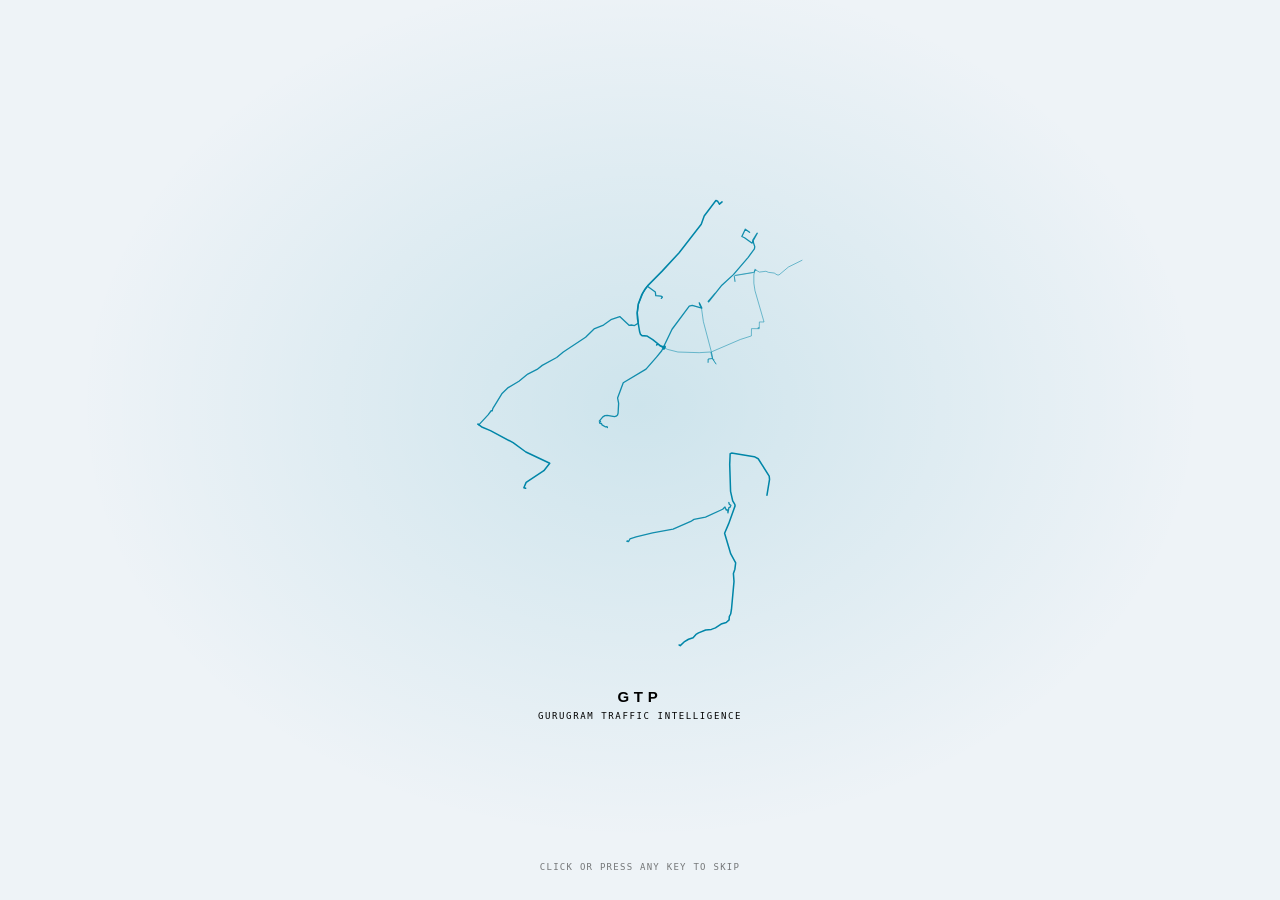
<file: frontend/index.html>
<!DOCTYPE html>
<html lang="en" class="gtp-boot">
<head>
<meta charset="UTF-8">
<meta name="viewport" content="width=device-width, initial-scale=1.0">
<title>Gurugram Traffic Predictor</title>
<script>
(function(){
  var theme = 'dark';
  try {
    var stored = localStorage.getItem('gtp-theme');
    if (stored === 'light' || stored === 'dark') theme = stored;
    else if (window.matchMedia && window.matchMedia('(prefers-color-scheme: light)').matches) theme = 'light';
  } catch (e) {}
  document.documentElement.setAttribute('data-theme', theme);
  document.documentElement.style.colorScheme = theme;
})();
</script>
<link rel="preconnect" href="https://fonts.googleapis.com">
<link rel="preconnect" href="https://fonts.gstatic.com" crossorigin>
<link rel="stylesheet" href="https://fonts.googleapis.com/css2?family=Fraunces:opsz,wght@9..144,500;9..144,600&family=Playfair+Display:wght@500;600;700&display=swap">
<style id="gtp-boot-critical">
html.gtp-boot .app{visibility:hidden}
html[data-theme="light"],html[data-theme="light"] body{background:#eef3f7;color-scheme:light}
#gtp-boot{position:fixed;inset:0;z-index:99999;display:flex;flex-direction:column;align-items:center;justify-content:center;gap:18px;background:#020408;color:#dff0f8;font-family:'Playfair Display',Georgia,'Iowan Old Style',serif}
#gtp-boot::before{content:'';position:absolute;inset:0;background:radial-gradient(ellipse at 50% 42%,rgba(0,229,255,.16) 0%,transparent 62%);pointer-events:none}
#gtp-boot .gtp-boot-title{position:relative;font-family:'Playfair Display',Georgia,serif;font-size:clamp(26px,5vw,40px);font-weight:600;letter-spacing:.01em;color:#00e5ff;text-align:center;padding:0 24px}
#gtp-boot .gtp-boot-loading{position:relative;font-family:-apple-system,BlinkMacSystemFont,'Segoe UI',sans-serif;font-size:12px;letter-spacing:.16em;text-transform:uppercase;color:#ffffff}
#gtp-boot .gtp-boot-bar{position:relative;width:min(220px,60vw);height:2px;background:rgba(0,229,255,.15);overflow:hidden;border-radius:2px}
#gtp-boot .gtp-boot-bar::after{content:'';position:absolute;inset:0 auto 0 0;width:40%;background:#00e5ff;animation:gtp-boot-slide 1.1s ease-in-out infinite}
@keyframes gtp-boot-slide{0%{transform:translateX(-120%)}100%{transform:translateX(350%)}}
html[data-theme="light"] #gtp-boot{background:#eef3f7;color:#0b1e28}
html[data-theme="light"] #gtp-boot::before{background:radial-gradient(ellipse at 50% 42%,rgba(0,134,168,.18) 0%,transparent 62%)}
html[data-theme="light"] #gtp-boot .gtp-boot-title{color:#0086a8}
html[data-theme="light"] #gtp-boot .gtp-boot-loading{color:#000000}
</style>
<link rel="stylesheet" href="vendor/maplibre-gl.css">
<link rel="stylesheet" href="intro.css">
<style>
*,*::before,*::after{box-sizing:border-box;margin:0;padding:0}
:root{
  --void:#020408;--panel:rgba(2,5,12,0.92);--glass:rgba(3,8,18,0.90);
  --cyan:#00e5ff;--cyan-dim:rgba(0,229,255,0.12);--cyan-glow:rgba(0,229,255,0.35);
  --magenta:#ff2d6b;--amber:#ffb800;--orange:#ff8c00;--green:#00ff9d;
  --text:#ffffff;--sub:#ffffff;--muted:#f3f6f8;--border:rgba(0,229,255,0.1);
  --mono:'SF Mono','Cascadia Code','Consolas','Menlo',monospace;
  --display:-apple-system,BlinkMacSystemFont,'Segoe UI',Helvetica,Arial,sans-serif;
  --heading:'Playfair Display',Georgia,'Times New Roman',serif;
  --num:'Fraunces','Iowan Old Style','Palatino Linotype',Georgia,serif;
  --card-bg:rgba(0,229,255,0.04);--card-border:rgba(0,229,255,0.08);
  --warn-bg:rgba(255,45,107,0.10);--warn-border:rgba(255,45,107,0.4);--warn-text:#ff8fab;
  --ok-bg:rgba(0,255,157,0.06);--ok-border:rgba(0,255,157,0.25);--ok-text:#5ad89a;
  --neu-bg:rgba(0,229,255,0.06);--neu-border:rgba(0,229,255,0.2);--neu-text:#7ac8e0;
  --demo-bg:rgba(167,139,250,0.12);--demo-border:rgba(167,139,250,0.45);--demo-text:#c4b5fd;
}
:root[data-theme="light"]{
  --void:#eef3f7;--panel:rgba(255,255,255,0.92);--glass:rgba(255,255,255,0.92);
  --cyan:#0086a8;--cyan-dim:rgba(0,134,168,0.10);--cyan-glow:rgba(0,134,168,0.25);
  --magenta:#c41e5c;--amber:#a15c00;--orange:#b45300;--green:#0a8f5b;
  --text:#000000;--sub:#000000;--muted:#111111;--border:rgba(0,90,120,0.15);
  --card-bg:rgba(0,90,120,0.05);--card-border:rgba(0,90,120,0.12);
  --warn-bg:rgba(196,30,92,0.08);--warn-border:rgba(196,30,92,0.35);--warn-text:#9c1749;
  --ok-bg:rgba(10,143,91,0.06);--ok-border:rgba(10,143,91,0.3);--ok-text:#0a8f5b;
  --neu-bg:rgba(0,134,168,0.06);--neu-border:rgba(0,134,168,0.25);--neu-text:#0086a8;
  --demo-bg:rgba(109,40,217,0.08);--demo-border:rgba(109,40,217,0.35);--demo-text:#6d28d9;
}
html,body{width:100%;height:100%;background:var(--void);color:var(--text);font-family:var(--display);-webkit-font-smoothing:antialiased}
body{overflow-x:hidden;overflow-y:hidden}
.app{width:100%;height:100vh;display:flex;flex-direction:column;overflow:hidden}
button,input,select{transition:border-color .18s ease,background .18s ease,color .18s ease,box-shadow .18s ease,opacity .18s ease,transform .18s ease}

.theme-btn{font-family:var(--mono);font-size:12px;background:var(--card-bg);border:1px solid var(--card-border);color:var(--sub);border-radius:999px;padding:6px 10px;cursor:pointer;flex:none}
.theme-btn:hover{border-color:var(--cyan);color:var(--cyan);transform:translateY(-1px)}

/* GLOBAL BANNERS */
.g-banner{display:none;padding:10px 24px;font-family:var(--mono);font-size:11px;line-height:1.6;align-items:center;justify-content:space-between;gap:12px;flex-wrap:wrap;flex:0 0 auto}
.g-banner.show{display:flex}
.g-banner.error{background:var(--warn-bg);border-bottom:1px solid var(--warn-border);color:var(--warn-text)}
.g-banner.warn{background:rgba(255,184,0,0.10);border-bottom:1px solid rgba(255,184,0,0.4);color:var(--amber)}
/* Demo/fixture-data banner: deliberately its own color (violet), never
   reusing warn's red/amber, so it reads as "this is a mode", not "this is
   an error" — and it carries no dismiss control, unlike error/warn above,
   because it must stay visible for the page's whole life in ?mock=1. */
.g-banner.demo{background:var(--demo-bg);border-bottom:1px solid var(--demo-border);color:var(--demo-text);font-weight:600}
.g-banner button{font-family:var(--mono);font-size:10px;background:transparent;border:1px solid currentColor;color:inherit;padding:5px 10px;border-radius:5px;cursor:pointer}
.g-banner code{font-family:var(--mono);background:rgba(255,255,255,0.12);padding:1px 5px;border-radius:4px}

/* PROVENANCE BADGES */
.prov-badge{font-family:var(--mono);font-size:9px;padding:3px 9px;border-radius:20px;letter-spacing:.06em;display:inline-flex;align-items:center;gap:5px;white-space:nowrap;border:1px solid transparent}
.prov-observed{background:var(--ok-bg);border-color:var(--ok-border);color:var(--ok-text)}
.prov-bootstrap{background:var(--neu-bg);border-color:var(--neu-border);color:var(--neu-text)}
.prov-residual{background:rgba(100,180,255,0.12);border-color:rgba(100,180,255,0.35);color:#8ec8ff}
.prov-synthetic{background:var(--warn-bg);border-color:var(--warn-border);color:var(--warn-text);font-weight:700}
.prov-demo{background:var(--demo-bg);border-color:var(--demo-border);color:var(--demo-text);font-weight:700}
.conf-badge{font-family:var(--mono);font-size:9px;padding:3px 9px;border-radius:20px;border:1px solid var(--card-border);color:var(--sub)}
.conf-badge.low{border-color:var(--warn-border);color:var(--warn-text)}
.low-conf-note{font-family:var(--mono);font-size:9px;color:var(--warn-text);margin-top:4px}
.degraded{filter:saturate(.45) brightness(.85);opacity:.8}

/* SELF-DIAGNOSIS OVERLAYS */
.proto-overlay{display:none;position:fixed;inset:0;z-index:10000;background:rgba(2,5,12,0.86);backdrop-filter:blur(6px);align-items:center;justify-content:center;padding:24px}
.proto-overlay.show{display:flex}
.proto-card{max-width:min(500px, calc(100vw - 48px));width:100%;min-width:0;background:var(--panel);border:1px solid var(--warn-border);border-radius:12px;padding:28px 26px;box-shadow:0 20px 60px rgba(0,0,0,0.5)}
.proto-icon{font-size:26px;margin-bottom:10px;line-height:1}
.proto-title{font-family:var(--heading);font-size:20px;font-weight:600;color:var(--text);margin-bottom:10px}
.proto-body{font-family:var(--display);font-size:13px;line-height:1.65;color:var(--sub);margin-bottom:18px;overflow-wrap:anywhere}
.proto-body code{font-family:var(--mono);background:var(--card-bg);padding:1px 6px;border-radius:4px;color:var(--text);overflow-wrap:anywhere;word-break:break-all}
.proto-fix{background:var(--card-bg);border:1px solid var(--card-border);border-radius:8px;padding:14px 16px}
.proto-fix-label{font-family:var(--mono);font-size:9px;letter-spacing:.1em;color:var(--muted);text-transform:uppercase;margin-bottom:7px}
.proto-cmd{display:block;font-family:var(--mono);font-size:15px;font-weight:700;color:var(--cyan);margin-bottom:7px}
.proto-fix-sub{font-family:var(--mono);font-size:10px;color:var(--sub);line-height:1.5}

/* HERO / ADVICE BANNER — title left, four stat boxes centred, theme right */
.advice-banner{padding:22px 20px 12px;background:linear-gradient(180deg,var(--cyan-dim) 0%,rgba(0,229,255,0.04) 100%);border-bottom:1px solid var(--border);flex:0 0 auto}
.banner-row{display:flex;align-items:flex-end;gap:16px;min-height:52px}
.banner-title-block{flex:1 1 auto;min-width:0;max-width:none}
.banner-controls{display:flex;align-items:flex-end;gap:10px;flex:0 0 auto;padding-bottom:4px}
.advice-eyebrow{font-family:var(--mono);font-size:10px;letter-spacing:.22em;color:var(--sub);text-transform:uppercase;margin-bottom:4px}
.advice-corridor{font-family:var(--heading);font-size:clamp(16px,2.4vw,28px);font-weight:600;color:var(--cyan);line-height:1.15;letter-spacing:.01em;white-space:nowrap;overflow:hidden;max-width:100%}
.period-btn{cursor:pointer}
.advice-summary{font-size:clamp(12px,1.4vw,15px);font-weight:500;line-height:1.35;margin-top:3px;color:var(--sub);letter-spacing:normal}
.window-chips{display:flex;gap:8px;margin-top:10px;flex-wrap:wrap;align-items:center}
.chip{font-family:var(--display);font-size:12px;font-weight:650;padding:7px 14px;border-radius:8px;border:0;display:inline-flex;align-items:center;gap:8px;letter-spacing:.01em}
.chip .chip-k{font-size:10px;font-weight:700;letter-spacing:.12em;text-transform:uppercase;opacity:.92}
.chip.best{background:var(--green);color:#04140c}
.chip.worst{background:#e03131;color:#fff}
:root[data-theme="light"] .chip.best{color:#fff}
:root[data-theme="light"] .chip.worst{color:#fff}
.advice-empty{font-family:var(--mono);font-size:11px;color:var(--muted)}

.hero-stats{display:flex;gap:18px;align-items:flex-end;justify-content:flex-end;margin-left:auto;flex:0 0 auto;white-space:nowrap}
.hstat{display:flex;flex-direction:column;align-items:center;gap:12px;background:transparent;border:0;padding:0;text-align:center;min-width:84px}
.hstat-lbl{font-family:var(--display);font-size:10px;color:var(--muted);letter-spacing:.14em;text-transform:uppercase;margin:0}
.hstat-val{font-family:var(--num);font-size:22px;font-weight:500;line-height:1;color:var(--text);font-variant-numeric:tabular-nums;background:var(--card-bg);border:1px solid var(--card-border);border-radius:14px;padding:10px 16px;min-width:88px;box-sizing:border-box;display:flex;align-items:center;justify-content:center;min-height:44px}
button.hstat-val{appearance:none;-webkit-appearance:none;margin:0}
.period-btn.active{background:var(--cyan);color:var(--void);border-color:var(--cyan)}
.hstat-val.tick{animation:stat-tick .35s ease}
@keyframes stat-tick{0%{transform:translateY(4px);opacity:.35}100%{transform:none;opacity:1}}
.hstat.conf .hstat-val{border-color:var(--ok-border);background:var(--ok-bg);color:var(--ok-text)}
.hstat.conf.low .hstat-val{border-color:var(--warn-border);background:var(--warn-bg);color:var(--warn-text)}

/* WORKSPACE — fills remaining viewport height; only .panel-left scrolls internally */
.workspace{display:flex;flex-direction:row;flex:1 1 auto;min-height:0}

.panel{background:var(--panel);overflow-y:auto;padding:16px 14px;display:flex;flex-direction:column;gap:16px;z-index:400}
.panel-left{border-right:1px solid var(--border);flex:0 0 320px;height:100%}

/* TIME BLOCK */
.time-block{background:var(--card-bg);border:1px solid var(--card-border);border-radius:8px;padding:14px}
.time-big{font-family:var(--mono);font-size:44px;color:var(--cyan);letter-spacing:.02em;line-height:1;text-shadow:0 0 24px var(--cyan-glow);font-variant-numeric:tabular-nums}
.time-desc{font-size:12px;color:var(--sub);margin-top:10px;line-height:1.5;background:var(--cyan-dim);border-left:2px solid var(--cyan);padding:6px 8px;border-radius:0 4px 4px 0}

.day-strip{display:grid;grid-template-columns:repeat(7,1fr);gap:4px;margin-top:12px}
.day-btn{font-family:var(--mono);font-size:9px;padding:7px 2px;text-align:center;border:1px solid var(--card-border);border-radius:6px;cursor:pointer;background:var(--card-bg);color:var(--sub);letter-spacing:.04em}
.day-btn:hover{border-color:var(--cyan);color:var(--cyan)}
.day-btn.active{border-color:var(--cyan);color:var(--cyan);background:var(--cyan-dim);box-shadow:0 0 10px var(--cyan-dim);font-weight:600}

input[type=range]{width:100%;-webkit-appearance:none;height:5px;background:linear-gradient(to right,var(--cyan) 0%,var(--cyan) var(--pct,33%),var(--cyan-dim) var(--pct,33%));border-radius:999px;outline:none;cursor:pointer;margin:12px 0 4px}
input[type=range]::-webkit-slider-thumb{-webkit-appearance:none;width:18px;height:18px;border-radius:50%;background:var(--void);border:2px solid var(--cyan);box-shadow:0 0 14px var(--cyan-glow);cursor:pointer;transition:transform .15s ease}
input[type=range]:active::-webkit-slider-thumb{transform:scale(1.12)}
input[type=range]::-moz-range-thumb{width:16px;height:16px;border-radius:50%;background:var(--void);border:2px solid var(--cyan);cursor:pointer}
.slider-marks{display:flex;justify-content:space-between;margin-top:4px}
.slider-mark{font-family:var(--mono);font-size:8px;color:var(--muted)}

/* CORRIDOR COMBOBOX */
.combo{position:relative}
.combo input{width:100%;background:var(--void);border:1px solid var(--card-border);color:var(--text);padding:12px 13px;border-radius:8px;font-family:var(--display);font-size:14px;font-weight:500}
.combo input:focus{outline:none;border-color:var(--cyan)}
.combo-list{position:absolute;top:calc(100% + 6px);left:0;right:0;max-height:280px;overflow-y:auto;background:var(--panel);border:1px solid var(--card-border);border-radius:8px;box-shadow:0 24px 50px rgba(0,0,0,0.4);z-index:600}
.combo-opt{display:flex;align-items:center;gap:9px;padding:14px 14px;cursor:pointer;font-size:14px;min-height:48px;border-bottom:1px solid var(--border)}
.combo-opt:last-child{border-bottom:none}
.combo-opt:hover,.combo-opt.active{background:var(--cyan-dim)}
.combo-opt.sel{background:var(--cyan-dim)}
.combo-dot{width:9px;height:9px;border-radius:50%;flex:none}
.combo-name{flex:1;min-width:0;color:var(--text);font-weight:500;overflow:hidden;text-overflow:ellipsis;white-space:nowrap}
.combo-meta{display:flex;align-items:center;gap:6px;font-family:var(--mono);font-size:9px;flex:none}
.combo-pct{font-weight:600}
.combo-badge{padding:2px 6px;border-radius:3px;letter-spacing:.05em}
.combo-empty{padding:14px;color:var(--muted);font-family:var(--mono);font-size:11px;text-align:center}
.combo-skel{color:var(--muted)}

/* ROUTE / BEST-TIME TOOL */
.tool-card{background:var(--card-bg);border:1px solid var(--card-border);border-radius:8px;padding:12px}
.tool-title{font-size:13px;font-weight:650;color:var(--text);margin-bottom:3px}
.tool-subtitle{font-size:10px;color:var(--sub);line-height:1.45;margin-bottom:10px}
.place-fields{position:relative;display:flex;flex-direction:column;gap:8px;margin-bottom:8px}
.place-fields::before{content:'';position:absolute;left:12px;top:23px;bottom:23px;width:1px;background:var(--card-border);z-index:0}
.place-autocomplete{position:relative;z-index:2}
.place-autocomplete:focus-within{z-index:900}
.place-input-wrap{position:relative}
.place-dot{position:absolute;left:8px;top:50%;transform:translateY(-50%);width:8px;height:8px;border:2px solid var(--cyan);border-radius:50%;z-index:2;background:var(--void)}
.place-autocomplete.destination .place-dot{border-radius:2px;border-color:var(--magenta)}
.tool-card .place-input{width:100%;background:var(--void);border:1px solid var(--card-border);color:var(--text);padding:10px 30px 10px 26px;border-radius:7px;margin:0;font-family:var(--display);font-size:12px}
.tool-card .place-input:focus{outline:none;border-color:var(--cyan);box-shadow:0 0 0 2px var(--cyan-dim)}
.tool-card .place-input.place-selected{border-color:var(--ok-border)}
.place-status{position:absolute;right:9px;top:50%;transform:translateY(-50%);font-family:var(--mono);font-size:10px;color:var(--ok-text)}
.place-status.loading{width:12px;height:12px;border:2px solid var(--card-border);border-top-color:var(--cyan);border-radius:50%;animation:place-spin .7s linear infinite}
@keyframes place-spin{to{transform:translateY(-50%) rotate(360deg)}}
.place-list{position:absolute;top:calc(100% + 5px);left:0;right:0;max-height:250px;overflow-x:hidden;overflow-y:auto;background:var(--panel);border:1px solid var(--card-border);border-radius:8px;box-shadow:0 22px 45px rgba(0,0,0,.45);z-index:850}
.place-option{display:flex;width:100%;align-items:flex-start;gap:9px;padding:10px 11px;border:0;border-bottom:1px solid var(--border);background:transparent;color:inherit;font:inherit;cursor:pointer;text-align:left}
.place-option:last-child{border-bottom:none}
.place-option:hover,.place-option.active{background:var(--cyan-dim)}
.place-pin{color:var(--cyan);font-size:12px;line-height:1.3;flex:none}
.place-copy{min-width:0;flex:1}
.place-name{font-size:12px;color:var(--text);font-weight:600;white-space:nowrap;overflow:hidden;text-overflow:ellipsis}
.place-secondary{font-family:var(--mono);font-size:9px;color:var(--sub);line-height:1.35;margin-top:2px;white-space:nowrap;overflow:hidden;text-overflow:ellipsis}
.place-empty{padding:12px;font-family:var(--mono);font-size:9px;line-height:1.5;color:var(--muted);text-align:center}
.swap-places{position:absolute;right:-2px;top:50%;transform:translateY(-50%);z-index:950;width:24px;height:24px;border-radius:50%;border:1px solid var(--card-border);background:var(--panel);color:var(--sub);cursor:pointer;font-size:13px;display:flex;align-items:center;justify-content:center}
.swap-places:hover{border-color:var(--cyan);color:var(--cyan)}
.tool-card select{width:100%;background:var(--void);border:1px solid var(--card-border);color:var(--text);padding:9px 10px;border-radius:6px;margin-bottom:8px;font-family:var(--mono);font-size:11px}
.tool-row{display:flex;gap:8px}
.tool-row > *{flex:1}
.tool-btn{width:100%;background:var(--cyan);border:1px solid var(--cyan);color:var(--void);padding:11px;border-radius:8px;cursor:pointer;font-family:var(--mono);font-size:11px;letter-spacing:.06em;font-weight:700}
.tool-btn:hover{filter:brightness(1.06);box-shadow:0 8px 20px var(--cyan-dim)}
.tool-btn:disabled{cursor:wait;opacity:.65;filter:none;box-shadow:none}
.tool-btn.needs-places{background:var(--cyan-dim);border-color:var(--neu-border);color:var(--cyan);font-weight:650}
.place-prompt{display:none;margin:8px 0 0;padding:8px 10px;border-radius:8px;background:var(--warn-bg);border:1px solid var(--warn-border);color:var(--warn-text);font-family:var(--display);font-size:12px;line-height:1.4}
.place-prompt.show{display:block;animation:stat-tick .28s ease}
.tool-card .place-input.place-need{border-color:var(--warn-border);box-shadow:0 0 0 3px var(--warn-bg);animation:place-need .45s ease}
@keyframes place-need{0%,100%{transform:none}25%{transform:translateX(-3px)}75%{transform:translateX(3px)}}
.tool-attribution{font-family:var(--mono);font-size:8px;color:var(--muted);line-height:1.4;margin-top:7px}
.google-maps-attribution{font-family:Roboto,Arial,sans-serif;font-style:normal;font-weight:400;font-size:12px;letter-spacing:normal;white-space:nowrap;color:var(--sub)}
.tool-result{margin-top:12px;font-family:var(--mono);font-size:10px;color:var(--sub);line-height:1.6}
.route-summary{display:grid;grid-template-columns:repeat(3,1fr);gap:6px;margin:9px 0}
.route-summary.compare{grid-template-columns:repeat(2,minmax(0,1fr))}
.route-stat{padding:7px 5px;border:1px solid var(--card-border);background:var(--void);border-radius:6px;text-align:center}
.route-stat b{display:block;font-size:13px;color:var(--text);font-weight:650}
.route-stat span{display:block;font-size:7px;text-transform:uppercase;letter-spacing:.06em;color:var(--muted);margin-top:2px}
.route-coverage{margin-top:8px;padding:8px;border-left:2px solid var(--cyan);background:var(--cyan-dim);border-radius:0 5px 5px 0}
.route-coverage.none{border-left-color:var(--amber);background:rgba(255,184,0,.08);color:var(--amber)}
.route-coverage,.route-road{min-width:0;max-width:100%;overflow:hidden}
.route-road{display:block;margin-top:6px;color:var(--text)}
.route-road span,.route-road small{display:block;max-width:100%;overflow-wrap:anywhere;word-break:normal}
.route-road small{color:var(--sub);white-space:normal;line-height:1.45}
.route-times{margin-top:8px}
.route-times summary{cursor:pointer;color:var(--cyan);list-style-position:inside}
.route-time-grid{display:grid;grid-template-columns:repeat(2,minmax(0,1fr));gap:4px;margin-top:6px}
.route-time{min-width:0;padding:5px 6px;border:1px solid var(--card-border);border-radius:4px;background:var(--void);color:var(--sub);overflow-wrap:anywhere}
.route-time.best{border-color:var(--ok-border);color:var(--ok-text)}
.route-time.worst{border-color:var(--warn-border);color:var(--warn-text)}
.route-marker{width:15px;height:15px;border:3px solid var(--cyan);border-radius:50%;background:var(--void);box-shadow:0 0 0 3px rgba(0,229,255,.18)}
.route-marker.end{border-radius:3px;border-color:var(--magenta);box-shadow:0 0 0 3px rgba(255,45,107,.18)}

/* MAP — fills all remaining space beside the left panel */
.map-zone{position:relative;flex:1 1 auto;min-width:0;height:100%;background:
  linear-gradient(var(--border) 1px,transparent 1px) 0 0/40px 40px,
  linear-gradient(90deg,var(--border) 1px,transparent 1px) 0 0/40px 40px,
  var(--void)}
#glMap{position:absolute;inset:0;width:100%;height:100%}
#road-svg{position:absolute;inset:0;width:100%;height:100%;display:none}
.map-hud{position:absolute;top:14px;left:14px;z-index:10;font-family:var(--mono);font-size:10px;color:var(--cyan);pointer-events:none;line-height:1.8;text-shadow:0 1px 4px rgba(0,0,0,.5);background:var(--panel);border:1px solid var(--border);border-radius:20px;padding:5px 12px}
.map-hud-br{position:absolute;bottom:14px;right:14px;z-index:10;text-align:right;font-family:var(--mono);font-size:8px;color:var(--muted);pointer-events:none}
.map-empty{position:absolute;inset:0;display:flex;align-items:center;justify-content:center;font-family:var(--mono);font-size:11px;color:var(--muted);z-index:12;background:var(--void);pointer-events:none}
.map-offline-notice{position:absolute;top:14px;left:50%;transform:translateX(-50%);z-index:16;display:none;align-items:center;gap:6px;background:var(--warn-bg);border:1px solid var(--warn-border);color:var(--warn-text);font-family:var(--mono);font-size:10px;padding:6px 12px;border-radius:20px;white-space:nowrap;box-shadow:0 6px 20px rgba(0,0,0,.3)}
.map-legend{position:absolute;left:14px;bottom:58px;z-index:15;display:flex;flex-direction:column;gap:5px;background:var(--void);border:1px solid var(--border);border-radius:10px;padding:9px 11px;font-family:var(--mono);font-size:9px;color:var(--sub);pointer-events:none;box-shadow:0 10px 28px rgba(0,0,0,.18)}
.map-legend-title{font-size:8px;letter-spacing:.15em;color:var(--muted);text-transform:uppercase;margin-bottom:1px}
.map-legend-row{display:flex;align-items:center;gap:7px}
.map-legend-swatch{width:10px;height:10px;border-radius:3px;flex:none}

.corridor-line{cursor:pointer;transition:opacity .2s}
.corridor-line-glow{pointer-events:none}
.corridor-label{font-family:var(--mono);font-size:9px;pointer-events:none}

/* Recenter control — matches MapLibre's own NavigationControl button group */
.recenter-btn{width:29px;height:29px;display:flex;align-items:center;justify-content:center;background:transparent;border:0;cursor:pointer;color:#333}
.recenter-btn:hover{background:rgba(0,0,0,0.05)}

/* MapLibre popup theming */
.maplibregl-popup{z-index:25}
.maplibregl-popup-content{background:var(--panel)!important;color:var(--text);border-radius:10px;padding:13px 15px;box-shadow:0 20px 60px rgba(0,0,0,0.4);border:1px solid var(--card-border)}
.maplibregl-popup-close-button{color:var(--sub);font-size:16px;padding:2px 6px}
.maplibregl-popup-close-button:hover{color:var(--text);background:transparent}
.maplibregl-popup-anchor-top .maplibregl-popup-tip,.maplibregl-popup-anchor-top-left .maplibregl-popup-tip,.maplibregl-popup-anchor-top-right .maplibregl-popup-tip{border-bottom-color:var(--panel)}
.maplibregl-popup-anchor-bottom .maplibregl-popup-tip,.maplibregl-popup-anchor-bottom-left .maplibregl-popup-tip,.maplibregl-popup-anchor-bottom-right .maplibregl-popup-tip{border-top-color:var(--panel)}
.maplibregl-popup-anchor-left .maplibregl-popup-tip{border-right-color:var(--panel)}
.maplibregl-popup-anchor-right .maplibregl-popup-tip{border-left-color:var(--panel)}
.gl-popup-title{font-family:var(--heading);font-size:15px;font-weight:600;color:var(--cyan);margin-bottom:10px;line-height:1.25}
.gl-popup-row{display:flex;align-items:center;gap:10px;margin:0}
.gl-popup-pct{font-family:var(--mono);font-size:19px;font-weight:600}
.gl-popup-label{font-family:var(--mono);font-size:9px;padding:2px 8px;border-radius:4px;letter-spacing:.06em;font-weight:700}
.gl-popup-window{font-family:var(--mono);font-size:10px;color:var(--ok-text);margin-bottom:3px}
.gl-popup-muted{color:var(--muted);font-family:var(--mono);font-size:10px}

/* DETAIL FLOAT (schematic-fallback only) */
.detail-float{position:absolute;bottom:16px;left:50%;transform:translateX(-50%);background:var(--panel);border:1px solid var(--neu-border);border-radius:10px;padding:14px 16px;min-width:300px;max-width:92%;z-index:20;box-shadow:0 20px 60px rgba(0,0,0,0.35);display:none}
.df-title{font-size:13px;font-weight:600;color:var(--cyan);margin-bottom:8px;display:flex;justify-content:space-between;gap:10px;align-items:flex-start}
.df-chart{display:flex;align-items:flex-end;gap:3px;height:44px;margin-bottom:4px}
.df-bar{flex:1;border-radius:2px 2px 0 0;min-height:3px;transition:height .4s;position:relative}
.df-bar.now::after{content:'▼';position:absolute;top:-13px;left:50%;transform:translateX(-50%);font-size:7px;color:var(--cyan)}
.df-hrs{display:flex;gap:3px;margin-bottom:10px}
.df-hr{flex:1;text-align:center;font-family:var(--mono);font-size:7px;color:var(--muted)}
.df-stats{display:grid;grid-template-columns:1fr 1fr 1fr;gap:8px;border-top:1px solid var(--border);padding-top:10px}
.df-stat .l{font-family:var(--mono);font-size:8px;color:var(--sub);margin-bottom:3px}
.df-stat .v{font-family:var(--mono);font-size:12px;font-weight:500;color:var(--text)}
.df-close{cursor:pointer;font-family:var(--mono);font-size:11px;color:var(--muted);padding:2px 6px}
.df-close:hover{color:var(--text)}

.info-btn{position:absolute;left:14px;bottom:14px;z-index:21;font-family:var(--mono);font-size:10px;letter-spacing:.06em;background:var(--void);border:1px solid var(--card-border);color:var(--sub);border-radius:20px;padding:7px 12px;cursor:pointer;display:flex;align-items:center;box-shadow:0 8px 22px rgba(0,0,0,.16)}
.info-btn:hover{border-color:var(--cyan);color:var(--cyan)}
.info-dot{width:6px;height:6px;border-radius:50%;background:var(--green);box-shadow:0 0 6px var(--green);display:inline-block;margin-right:7px}
.info-dot.off{background:var(--magenta);box-shadow:0 0 6px var(--magenta)}
.info-popover{position:absolute;left:14px;bottom:52px;z-index:22;width:min(320px, calc(100vw - 48px));background:var(--void);border:1px solid var(--card-border);border-radius:12px;box-shadow:0 24px 60px rgba(0,0,0,0.45);padding:14px 16px}
.info-row{display:flex;justify-content:space-between;font-family:var(--mono);font-size:10px;color:var(--sub);padding:5px 0;border-bottom:1px solid var(--border)}
.info-row:last-of-type{border-bottom:none}
.info-row b{color:var(--text);font-weight:500}
.info-accuracy{margin-top:8px;padding-top:8px;border-top:1px solid var(--border);font-family:var(--display);font-size:11px;line-height:1.5;color:var(--sub)}

/* FIRST-LOAD TUTORIAL — moving spotlight + caption card */
.tutorial-overlay{display:none;position:fixed;inset:0;z-index:11000;cursor:pointer;pointer-events:none}
.tutorial-overlay.show{display:block;pointer-events:all}
#tutorialSpotlight{position:fixed;border:3px solid var(--cyan);border-radius:11px;box-shadow:0 0 0 9999px rgba(2,5,12,.78),inset 0 0 14px rgba(0,229,255,.22);pointer-events:none;z-index:11001;min-width:40px;min-height:40px;opacity:0;transition:top .55s cubic-bezier(.22,1,.36,1),left .55s cubic-bezier(.22,1,.36,1),width .55s cubic-bezier(.22,1,.36,1),height .55s cubic-bezier(.22,1,.36,1),opacity .25s ease}
#tutorialSpotlight.ready{opacity:1}
.tutorial-card{position:fixed;top:16px;left:16px;max-width:min(320px,calc(100vw - 32px));min-width:220px;background:var(--panel);border:1px solid var(--cyan-glow);border-radius:10px;padding:16px 18px;box-shadow:0 8px 32px rgba(0,0,0,.45);cursor:pointer;pointer-events:all;z-index:11002;transition:top .55s cubic-bezier(.22,1,.36,1),left .55s cubic-bezier(.22,1,.36,1)}
.tutorial-step{font-family:var(--mono);font-size:10px;letter-spacing:.14em;color:var(--muted);text-transform:uppercase;margin-bottom:8px}
.tutorial-title{font-family:var(--heading);font-size:18px;font-weight:600;color:var(--cyan);margin-bottom:8px;line-height:1.3}
.tutorial-body{font-family:var(--display);font-size:13px;line-height:1.55;color:var(--sub);margin-bottom:12px}
.tutorial-hint{font-family:var(--mono);font-size:10px;color:var(--muted);letter-spacing:.04em;line-height:1.4}
.tutorial-dots{display:flex;gap:6px;margin-bottom:10px}
.tutorial-dot{width:7px;height:7px;border-radius:50%;background:var(--card-border);transition:background .2s,transform .2s}
.tutorial-dot.active{background:var(--cyan);transform:scale(1.15)}

/* RESPONSIVE — below this width the fixed no-scroll shell relaxes into a
   normal scrolling document: the app-shell model (fixed 100vh, only the
   left panel scrolling internally) doesn't fit a phone alongside a
   full-height map, so the page itself is allowed to scroll vertically
   here. Horizontal scroll stays forbidden at every width. */
@media (max-width: 980px){
  html,body{height:auto;overflow-y:auto;overflow-x:hidden}
  .app{height:auto;min-height:100vh;overflow:visible}
  .workspace{flex-direction:column;min-height:0}
  .panel-left{flex:none;width:100%;height:auto;max-height:none;border-right:none;border-top:1px solid var(--border);overflow-y:visible}
  .map-zone{flex:none;height:min(42vh,340px);order:-1}
  .advice-banner{padding:16px 14px 12px}
  .banner-row{
    display:grid;
    grid-template-columns:minmax(0,1fr) auto;
    grid-template-areas:"title theme" "stats stats";
    gap:10px 10px;
    align-items:start;
    min-height:0;
  }
  .banner-title-block{grid-area:title;max-width:none;flex:none;width:auto}
  .advice-corridor{font-size:clamp(16px,4.6vw,22px)}
  .advice-summary{font-size:12px;margin-top:2px}
  .banner-controls{grid-area:theme;margin-left:0;width:auto;flex:none;padding-top:2px;white-space:nowrap}
  .hero-stats{
    grid-area:stats;
    margin-left:0;
    display:grid;
    grid-template-columns:repeat(5,minmax(0,1fr));
    width:100%;
    gap:8px;
    flex:none;
    justify-content:stretch;
    white-space:normal;
  }
  .hstat{min-width:0;flex:none;width:auto;padding:0}
  .hstat-val{font-size:18px;padding:8px 10px;min-width:0;width:100%}
  .hstat-lbl{font-size:8px;letter-spacing:.08em}
  .time-big{font-size:34px}
}
</style>
</head>
<body>
<div id="gtp-boot" aria-live="polite">
  <div class="gtp-boot-title">Gurugram Traffic Predictor</div>
  <div class="gtp-boot-bar" aria-hidden="true"></div>
  <div class="gtp-boot-loading">Finding the best hour…</div>
</div>
<script src="intro.js"></script>
<script>
(function(){
  var t=setTimeout(function(){
    document.documentElement.classList.remove('gtp-boot');
    var b=document.getElementById('gtp-boot');
    if(b&&b.parentNode)b.parentNode.removeChild(b);
    if(window.console&&console.warn)console.warn('[gtp-boot] intro did not reveal the app within 1s — showing anyway');
  },1000);
  window.__gtpBootFailSafe=function(){clearTimeout(t);};
})();
</script>
<div class="app">
  <!-- Shown only when this file was opened directly (file://) instead of via
       ./run.sh. Blocks nothing — the app still tries to render behind it —
       but explains up front why the map/API will not work. -->
  <div class="proto-overlay" id="protoOverlay">
    <div class="proto-card">
      <div class="proto-icon">&#9888;&#65039;</div>
      <div class="proto-title">This page needs to be served over HTTP</div>
      <div class="proto-body">
        You opened this file directly (<code id="protoUrl">file://</code>). Browsers block pages
        loaded this way from reaching the API or loading the real road map, so nothing here can
        work yet &mdash; that's not a bug in the app itself.
      </div>
      <div class="proto-fix">
        <div class="proto-fix-label">Fix it</div>
        <code class="proto-cmd">./run.sh</code>
        <div class="proto-fix-sub">Run that from the project's root folder — it starts the backend, serves this page over HTTP, and opens it in your browser automatically.</div>
      </div>
    </div>
  </div>

  <!-- Persistent, non-dismissible: shown for the entire life of the page
       whenever ?mock=1 is active. Fixture numbers must never be mistaken
       for real measured traffic — no close button, no auto-hide. -->
  <div class="g-banner demo" id="demoBanner">
    <span>&#9670; DEMONSTRATION DATA &mdash; every number on this page is a fixture, not measured traffic. To see real data: run <code>./run.sh</code> locally, or open this page with <code>?api=&lt;your-backend-url&gt;</code>.</span>
  </div>
  <div class="g-banner error" id="errBanner">
    <span id="errBannerText"></span>
    <button id="errBannerRetry">RETRY</button>
  </div>
  <div class="g-banner warn" id="warnBanner">
    <span id="warnBannerText"></span>
  </div>

  <!-- HERO — title | centred Day/Night + stats | theme -->
  <div class="advice-banner" id="adviceBanner">
    <div class="banner-row">
      <div class="banner-title-block" id="bannerTitleBlock">
        <div class="advice-corridor" id="adviceCorridorName">Gurugram Traffic Predictor</div>
        <div class="advice-summary" id="adviceSummary">Find the best time to leave</div>
        <div class="window-chips" id="windowChips"></div>
      </div>
      <div class="hero-stats" id="heroStats">
        <div class="hstat">
          <div class="hstat-lbl" id="periodRangeDay">6 AM – 10 PM</div>
          <button class="hstat-val period-btn active" data-period="day" type="button">Day</button>
        </div>
        <div class="hstat">
          <div class="hstat-lbl" id="periodRangeNight">10 PM – 6 AM</div>
          <button class="hstat-val period-btn" data-period="night" type="button">Night</button>
        </div>
        <div class="hstat">
          <div class="hstat-lbl">Best time</div>
          <div class="hstat-val" id="hsBest">--</div>
        </div>
        <div class="hstat">
          <div class="hstat-lbl" id="hsSaveLbl">You save</div>
          <div class="hstat-val" id="hsSave">--</div>
        </div>
        <div class="hstat conf" id="hsConfWrap">
          <div class="hstat-lbl">Confidence</div>
          <div class="hstat-val" id="hsConf">--</div>
        </div>
      </div>
      <div class="banner-controls">
        <button class="theme-btn" id="themeBtn" title="Toggle theme" type="button">◐</button>
      </div>
    </div>
  </div>

  <div class="workspace">
    <!-- LEFT PANEL -->
    <div class="panel panel-left">
      <div>
        <div class="time-block" id="timeBlock">
          <div class="time-big" id="timeDisp">08:00</div>
          <div class="time-desc" id="timeDesc">Select a day and hour to preview congestion</div>
          <div class="day-strip">
            <button class="day-btn" data-d="0">MON</button>
            <button class="day-btn" data-d="1">TUE</button>
            <button class="day-btn" data-d="2">WED</button>
            <button class="day-btn" data-d="3">THU</button>
            <button class="day-btn" data-d="4">FRI</button>
            <button class="day-btn" data-d="5">SAT</button>
            <button class="day-btn" data-d="6">SUN</button>
          </div>
          <input type="range" id="timeSlider" min="0" max="15" value="2" aria-label="Departure hour">
          <div class="slider-marks" id="sliderMarks">
            <span class="slider-mark">6AM</span><span class="slider-mark">10AM</span>
            <span class="slider-mark">2PM</span><span class="slider-mark">6PM</span>
            <span class="slider-mark">9PM</span>
          </div>
        </div>
      </div>

      <div>
        <!-- Reuses .advice-eyebrow (the same small-caps heading style used
             for "When should you leave?" above) so this panel gets a
             consistent section label; a real <label> keeps it a working
             click-to-focus label for the combobox, not just decoration. -->
        <label class="advice-eyebrow" for="corridorInput" style="display:block">Roads</label>
        <div class="combo" id="corridorCombo">
          <input type="text" id="corridorInput" placeholder="Search corridors…" autocomplete="off"
                 role="combobox" aria-expanded="false" aria-autocomplete="list"
                 aria-controls="corridorListbox" aria-label="Select corridor">
          <div class="combo-list" id="corridorListbox" role="listbox" style="display:none"></div>
        </div>
      </div>

      <div class="tool-card">
        <div class="tool-title">Plan a real trip</div>
        <div class="tool-subtitle">Choose exact places, then compare connected road routes by departure time.</div>
        <div id="tutorialFromTo" class="place-fields">
          <div class="place-autocomplete" id="fromAutocomplete">
            <div class="place-input-wrap">
              <span class="place-dot" aria-hidden="true"></span>
              <input id="fromInput" class="place-input" placeholder="From" aria-label="From location"
                     autocomplete="off" role="combobox" aria-autocomplete="list" aria-expanded="false"
                     aria-controls="fromSuggestions">
              <span class="place-status" id="fromStatus" aria-hidden="true"></span>
            </div>
            <div class="place-list" id="fromSuggestions" role="listbox" style="display:none"></div>
          </div>
          <button class="swap-places" id="swapPlacesBtn" type="button" aria-label="Swap From and To" title="Swap From and To">&#8645;</button>
          <div class="place-autocomplete destination" id="toAutocomplete">
            <div class="place-input-wrap">
              <span class="place-dot" aria-hidden="true"></span>
              <input id="toInput" class="place-input" placeholder="To" aria-label="To location"
                     autocomplete="off" role="combobox" aria-autocomplete="list" aria-expanded="false"
                     aria-controls="toSuggestions">
              <span class="place-status" id="toStatus" aria-hidden="true"></span>
            </div>
            <div class="place-list" id="toSuggestions" role="listbox" style="display:none"></div>
          </div>
        </div>
        <div class="tool-row">
          <select id="earliestSel" aria-label="Earliest departure"></select>
          <select id="latestSel" aria-label="Latest departure"></select>
        </div>
        <button class="tool-btn needs-places" id="findBtn" type="button">FIND BEST DEPARTURE</button>
        <div class="place-prompt" id="placePrompt" role="status"></div>
        <div class="tool-attribution" id="placeAttribution">Places: Google Maps. Routes: TomTom.</div>
        <div id="routeResult" class="tool-result" aria-live="polite"></div>
      </div>
    </div>

    <!-- MAP: real MapLibre tiles (#glMap); falls back to the schematic SVG
         (#road-svg, kept fully intact) when tiles/style can't be reached -->
    <div class="map-zone" id="mapZone">
      <div id="glMap"></div>
      <svg id="road-svg" viewBox="0 0 1000 700" preserveAspectRatio="xMidYMid meet"></svg>
      <div class="map-offline-notice" id="mapOfflineNotice">&#128225; offline — showing schematic view</div>
      <div class="map-hud" id="mapHud"></div>
      <div class="map-hud-br" id="mapAttribution">GTP Schematic Corridor Map · Gurugram NCR</div>
      <div class="map-legend" id="mapLegend">
        <div class="map-legend-title">Congestion</div>
        <div class="map-legend-row"><div class="map-legend-swatch" style="background:var(--green)"></div>Free</div>
        <div class="map-legend-row"><div class="map-legend-swatch" style="background:var(--amber)"></div>Moderate</div>
        <div class="map-legend-row"><div class="map-legend-swatch" style="background:var(--orange)"></div>Heavy</div>
        <div class="map-legend-row"><div class="map-legend-swatch" style="background:var(--magenta)"></div>Severe</div>
      </div>
      <button class="info-btn" id="dataInfoBtn" type="button" aria-haspopup="true" aria-expanded="false">
        <span class="info-dot" id="infoDot"></span>About
      </button>
      <div class="info-popover" id="dataInfoPopover" role="dialog" aria-label="About" style="display:none">
        <div class="info-row"><span>Hour ranking</span><b id="mAccuracyPct">--</b></div>
        <div class="info-row"><span>Label match</span><b id="mLabelPct">--</b></div>
        <div class="info-row"><span>Skill vs average</span><b id="mSkill">--</b></div>
        <div class="info-row"><span>Trained on</span><b id="mRows">--</b></div>
        <div class="info-row"><span>Updated</span><b id="mAsOf">--</b></div>
        <div class="info-row"><span>Data</span><b>TomTom</b></div>
        <div class="info-accuracy" id="mAccuracyNote">Residual forecast checked against later live traffic, not a live sensor replay.</div>
      </div>
      <div class="detail-float" id="detailFloat"></div>
      <div class="map-empty" id="mapEmpty" style="display:none">Waiting for corridor data…</div>
    </div>
  </div>
  <!-- First-load tutorial: spotlight + caption, blocks interaction until dismissed -->
  <div class="tutorial-overlay" id="tutorialOverlay" aria-hidden="true">
    <div id="tutorialSpotlight" aria-hidden="true"></div>
    <div class="tutorial-card" id="tutorialCard" role="dialog" aria-labelledby="tutorialTitle">
      <div class="tutorial-step" id="tutorialStepLabel">Step 1 of 6</div>
      <div class="tutorial-title" id="tutorialTitle"></div>
      <div class="tutorial-body" id="tutorialBody"></div>
      <div class="tutorial-dots" id="tutorialDots"></div>
      <div class="tutorial-hint">Click anywhere to continue · click escape to skip tutorial</div>
    </div>
  </div>
</div>

<!-- Vendored locally (frontend/vendor/) — no CDN, so this keeps working fully offline -->
<script src="vendor/maplibre-gl.js"></script>
<script src="route_model.js"></script>
<script>
'use strict';
// ─────────────────────────────────────────────────────────────────────────
// CONFIG
// ─────────────────────────────────────────────────────────────────────────
const API_PARAM = new URLSearchParams(location.search).get('api');
const API_BASE = API_PARAM || 'http://localhost:5000';
const IS_FILE_PROTOCOL = location.protocol === 'file:';
const MOCK = new URLSearchParams(location.search).has('mock');
const FORCE_SYNTHETIC = MOCK && new URLSearchParams(location.search).has('synth');
const BUNDLE_URL = 'data/bundle.json';

// ─────────────────────────────────────────────────────────────────────────
// IST TIME
// ─────────────────────────────────────────────────────────────────────────
function nowIST(){
  const now = new Date();
  const utcMs = now.getTime() + now.getTimezoneOffset() * 60000;
  const ist = new Date(utcMs + 5.5 * 60 * 60000);
  const day = (ist.getUTCDay() + 6) % 7;
  const hour = ist.getUTCHours();
  const p2 = n => String(n).padStart(2,'0');
  const iso = `${ist.getUTCFullYear()}-${p2(ist.getUTCMonth()+1)}-${p2(ist.getUTCDate())}T${p2(hour)}:${p2(ist.getUTCMinutes())}:${p2(ist.getUTCSeconds())}+05:30`;
  return {day, hour, minute: ist.getUTCMinutes(), second: ist.getUTCSeconds(), iso};
}
function fmtAmpm(h){
  h = ((h % 24) + 24) % 24;
  const period = h < 12 ? 'AM' : 'PM';
  let h12 = h % 12; if(h12 === 0) h12 = 12;
  return h12 + ' ' + period;
}

// ─────────────────────────────────────────────────────────────────────────
// STATE
// ─────────────────────────────────────────────────────────────────────────
let CORRIDORS = [];
let health = null;
const _bootIST = nowIST();
let curDay = _bootIST.day;
let curHour = _bootIST.hour;
let selCorridor = null;
let corridorPinned = false;
let curPeriod = 'day'; // 'day' | 'night' — defaults to day (primary audience); night kept for shift/truck drivers
let BUNDLE = null;
let BUNDLE_MODE = false;
const adviceCache = {};
let apiReachable = null;
let corridorsFailed = false;
let activeComboIndex = -1;

const MAP_STYLE_URLS = {
  light: 'https://tiles.openfreemap.org/styles/positron',
  dark: 'https://tiles.openfreemap.org/styles/dark'
};
const MAP_LOAD_TIMEOUT_MS = 7000;
let glMap = null;
let glMapReady = false;
let glMapFailed = false;
let mapInitialLoadDone = false;
let glMapStyleKey = null;
let glListenersAttached = false;
let corridorGeoJSON = null;
let glPopup = null;
let lastFlownCorridor = undefined;
let fromPlace = null;
let toPlace = null;
let currentTripGeoJSON = null;
let tripMarkers = [];
let tripRequestGeneration = 0;

function currentMapStyleKey(){
  return document.documentElement.getAttribute('data-theme') === 'light' ? 'light' : 'dark';
}

// ─────────────────────────────────────────────────────────────────────────
// LABEL / COLOR
// ─────────────────────────────────────────────────────────────────────────
function labelFor(v){ return v<0.091?'Free':v<0.200?'Moderate':v<0.310?'Heavy':'Severe'; }
function freePct(v){ return Math.round((1 - v) * 100); }
function colorFor(v){ return v<0.091?'var(--green)':v<0.200?'var(--amber)':v<0.310?'var(--orange)':'var(--magenta)'; }
function colorForLabel(l){ return l==='Free'?'var(--green)':l==='Moderate'?'var(--amber)':l==='Heavy'?'var(--orange)':'var(--magenta)'; }
function badgeBg(v){ return v<0.091?'rgba(0,255,157,0.1)':v<0.200?'rgba(255,184,0,0.1)':v<0.310?'rgba(255,140,0,0.1)':'rgba(255,45,107,0.1)'; }
function pad2(n){ return String(n).padStart(2,'0'); }
function fmtHour(h){ return pad2(((h%24)+24)%24) + ':00'; }
// day_period/night_period.end_hour is the last whole hour IN the block (21
// for day, 5 for night per DAY_HOURS/NIGHT_HOURS in backend/app.py), so the
// boundary it marks runs through :59, not :00 -- used only for that range label.
function fmtHourRangeEnd(h){ return pad2(((h%24)+24)%24) + ':59'; }

const VISUAL_MAX = 0.45;
function visualFrac(v){ return Math.max(0, Math.min(1, v / VISUAL_MAX)); }

// ─────────────────────────────────────────────────────────────────────────
// DAY/NIGHT PERIOD HOURS — mirrors docs/api_contract.md's DAY_HOURS/NIGHT_HOURS
// (06:00-21:59 day, 22:00-05:59 night), derived from the same measured-grid
// boundary the backend uses, not an independent guess.
// ─────────────────────────────────────────────────────────────────────────
function rangeHours(a,b){ const out=[]; for(let h=a;h<b;h++) out.push(h); return out; }
function periodHours(period){ return period==='day' ? rangeHours(6,22) : [...rangeHours(22,24), ...rangeHours(0,6)]; }
function hourIsDay(hour){ return hour>=6 && hour<22; }
function periodHourList(){ return periodHours(curPeriod); }
function syncPeriodToHour(hour){
  const next = hourIsDay(hour) ? 'day' : 'night';
  if(next===curPeriod) return;
  curPeriod = next;
  document.querySelectorAll('.period-btn').forEach(btn=>btn.classList.toggle('active', btn.dataset.period===next));
  configureTimeSlider();
}
function configureTimeSlider(){
  const hours = periodHourList();
  const sl = document.getElementById('timeSlider');
  sl.min = 0;
  sl.max = Math.max(0, hours.length - 1);
  sl.step = 1;
  let i = hours.indexOf(curHour);
  if(i < 0){
    curHour = hours[0];
    i = 0;
  }
  sl.value = i;
  document.getElementById('timeDisp').textContent = fmtHour(curHour);
  document.getElementById('sliderMarks').innerHTML = curPeriod==='day'
    ? '<span class="slider-mark">6AM</span><span class="slider-mark">10AM</span><span class="slider-mark">2PM</span><span class="slider-mark">6PM</span><span class="slider-mark">9PM</span>'
    : '<span class="slider-mark">10PM</span><span class="slider-mark">12AM</span><span class="slider-mark">2AM</span><span class="slider-mark">4AM</span><span class="slider-mark">5AM</span>';
  updateSliderTrack();
}
function setHeroText(el, text){
  if(!el) return;
  if(el.textContent===text) return;
  el.textContent = text;
  el.classList.remove('tick');
  void el.offsetWidth;
  el.classList.add('tick');
}

// ─────────────────────────────────────────────────────────────────────────
// MOCK FIXTURES (?mock=1)
// ─────────────────────────────────────────────────────────────────────────
let MOCK_CORRIDORS = [
  {id:0,name:"NH-48 Delhi-Gurgaon Expressway",sub:"Rajiv Chowk -> Manesar",road_class:"highway",start:[28.44746,77.03282],end:[28.32474,76.92608],length_km:21.93},
  {id:1,name:"MG Road",sub:"IFFCO Chowk -> Sikandarpur",road_class:"arterial",start:[28.47233,77.07239],end:[28.48169,77.09476],length_km:3.85},
  {id:2,name:"Golf Course Road",sub:"Sikandarpur -> Sector 56",road_class:"arterial",start:[28.48169,77.09476],end:[28.42526,77.09887],length_km:7.16},
  {id:3,name:"Sohna Road",sub:"Rajiv Chowk -> Badshahpur",road_class:"arterial",start:[28.44746,77.03282],end:[28.39335,77.04824],length_km:7.18},
  {id:4,name:"Dwarka Expressway",sub:"Dwarka Sector 21 -> Kherki Daula",road_class:"expressway",start:[28.55256,77.05759],end:[28.40819,76.98267],length_km:24.33},
  {id:5,name:"Golf Course Extension Road",sub:"Sector 56 -> Vatika Chowk",road_class:"arterial",start:[28.42526,77.09887],end:[28.39060,77.04156],length_km:10.03},
  {id:6,name:"Mehrauli-Gurgaon Road",sub:"Ghitorni -> IFFCO Chowk",road_class:"arterial",start:[28.49362,77.14926],end:[28.47233,77.07239],length_km:9.4},
  {id:7,name:"Southern Peripheral Road",sub:"Vatika Chowk -> Kherki Daula",road_class:"arterial",start:[28.39060,77.04156],end:[28.40819,76.98267],length_km:8.01},
  {id:8,name:"KMP Expressway (Western Peripheral Expressway)",sub:"Sidhrawali -> Pataudi Chowk",road_class:"expressway",start:[28.26347,76.83235],end:[28.32822,76.77771],length_km:13.59},
  {id:9,name:"Delhi-Mumbai Expressway",sub:"Sohna Interchange -> Nuh",road_class:"expressway",start:[28.25651,77.10909],end:[28.10532,77.00837],length_km:33.65},
  {id:10,name:"NH-352W (Gurugram-Sohna-Alwar Road)",sub:"Sohna -> Taoru",road_class:"highway",start:[28.24914,77.06533],end:[28.21001,76.95016],length_km:14.59},
  {id:11,name:"Old Delhi-Gurgaon Road",sub:"Kapashera Border -> Hero Honda Chowk",road_class:"highway",start:[28.52195,77.08910],end:[28.46033,77.04983],length_km:15.28},
  {id:12,name:"Pataudi Road",sub:"Basai Chowk -> Pataudi Chowk",road_class:"highway",start:[28.45519,76.98796],end:[28.32822,76.77771],length_km:30.05},
];
async function loadMockCorridors(){
  try{
    const res = await fetch('corridors.geojson');
    if(!res.ok) return;
    const gj = await res.json();
    const feats = (gj.features||[]).slice().sort((a,b)=>a.properties.corridor_id-b.properties.corridor_id);
    if(!feats.length) return;
    MOCK_CORRIDORS = feats.map(f=>{
      const p = f.properties, coords = f.geometry.coordinates;
      const [lon0,lat0] = coords[0], [lon1,lat1] = coords[coords.length-1];
      return {id:p.corridor_id, name:p.name, sub:p.sub, road_class:p.road_class,
              start:[lat0,lon0], end:[lat1,lon1], length_km:p.length_km};
    });
  }catch(e){ /* file:// or offline — keep the embedded fallback above */ }
}
function mockProfileReal(cid, day){
  const rc = MOCK_CORRIDORS[cid].road_class;
  const base = {highway:0.05, expressway:0.045, arterial:0.04}[rc];
  const peakAmt = {highway:0.33, expressway:0.30, arterial:0.25}[rc];
  const weekend = day>=5;
  const vals=[];
  for(let h=0;h<24;h++){
    let peak=0;
    if(!weekend){ if(h>=8&&h<=10) peak=peakAmt; else if(h>=17&&h<=20) peak=peakAmt*0.85; }
    else if(h>=11&&h<=16) peak=peakAmt*0.45;
    const nightFactor = (h<6||h>=22) ? 0.35 : 1;
    const v = (base+peak)*nightFactor + (cid%3)*0.008;
    vals.push(Math.round(Math.max(0.01, Math.min(0.435, v))*1000)/1000);
  }
  return vals;
}
function mockProfileSynthetic(cid, day){
  const base = 0.5;
  const weekend = day>=5;
  const vals=[];
  for(let h=0;h<24;h++){
    let peak=0;
    if(!weekend){ if(h>=8&&h<=10) peak=0.4; if(h>=17&&h<=20) peak=0.35; }
    else if(h>=11&&h<=16) peak=0.25;
    const night = (h<6||h>=22) ? -0.3 : 0;
    vals.push(Math.round(Math.max(0.01, Math.min(0.98, base*0.5+peak+night+(cid%3)*0.02))*1000)/1000);
  }
  return vals;
}
function mockProfile(cid, day){ return FORCE_SYNTHETIC ? mockProfileSynthetic(cid, day) : mockProfileReal(cid, day); }

// Builds a day_period/night_period-shaped block from a 24h mock profile,
// mirroring the real API's day/night split (docs/api_contract.md) so mock
// mode exercises the same UI path as the bundle/live API.
function buildPeriodBlock(prof, period, confidence){
  const hours = periodHours(period);
  const idxOf = h=>prof[h];
  const bestH = hours.reduce((a,h)=> idxOf(h)<idxOf(a)?h:a, hours[0]);
  const worstH = hours.reduce((a,h)=> idxOf(h)>idxOf(a)?h:a, hours[0]);
  const bestDelay = Math.round(prof[bestH]*20*10)/10;
  const worstDelay = Math.round(prof[worstH]*20*10)/10;
  const saving = Math.round((worstDelay-bestDelay)*10)/10;
  const savingPct = worstDelay>0 ? Math.round((saving/worstDelay)*1000)/10 : 0;
  const worstPct = Math.round((worstDelay/16.1)*1000)/10;
  const label = labelFor(prof[bestH]), worstLabel = labelFor(prof[worstH]);
  const periodName = period==='day' ? 'daytime' : 'nighttime';
  const summary = saving>=0.5
    ? `Best ${periodName} departure: ${fmtHour(bestH)}. Avoid ${fmtHour(worstH)} (+${Math.round(worstDelay)} min, ${Math.round(worstPct)}% longer).`
    : `Traffic barely varies across ${periodName} hours today.`;
  return {period, start_hour:hours[0], end_hour:hours[hours.length-1], best_hour:bestH, worst_hour:worstH,
    best_hour_delay_minutes:bestDelay, worst_hour_delay_minutes:worstDelay, worst_hour_delay_pct:worstPct,
    saving_minutes:saving, saving_pct:savingPct,
    best_windows:[{start_hour:bestH,end_hour:bestH,avg_index:prof[bestH],label,text:`Clear around ${fmtHour(bestH)}`}],
    worst_windows:[{start_hour:worstH,end_hour:worstH,avg_index:prof[worstH],label:worstLabel,text:`Avoid around ${fmtHour(worstH)}`}],
    summary, confidence};
}

function mockFetch(path, params){
  const p = params || {};
  const PROV = FORCE_SYNTHETIC ? 'synthetic' : 'demo';
  if(path==='/health') return {status:'ok',model_version:'gbt-2026-08-16-mock',provenance:PROV,corridors:MOCK_CORRIDORS.length,trained_rows:1344};
  if(path==='/corridors') return {corridors: MOCK_CORRIDORS};
  if(path==='/advice'){
    const cid=+p.corridor, day=+p.day;
    const prof = mockProfile(cid, day);
    const bestHour = prof.indexOf(Math.min(...prof));
    const peakHour = prof.indexOf(Math.max(...prof));
    const confidence = cid===6 ? 0.32 : 0.9;
    return {corridor_id:cid, day, profile:prof,
      best_windows:[{start_hour:22,end_hour:5,avg_index:Math.min(...prof),label:labelFor(Math.min(...prof)),text:'Clear after 10 PM'}],
      worst_windows:[{start_hour:17,end_hour:20,avg_index:prof[18],label:labelFor(prof[18]),text:'Avoid 5-8 PM'}],
      best_hour:bestHour, peak_hour:peakHour,
      summary:`Leave before 7 AM or after 9 PM. Worst is ${peakHour}:00 (+${Math.round(prof[peakHour]*20)} min).`,
      day_period: buildPeriodBlock(prof,'day',confidence), night_period: buildPeriodBlock(prof,'night',confidence),
      provenance: PROV, confidence};
  }
  if(path==='/advice/all'){
    const day=+p.day;
    const corridors = MOCK_CORRIDORS.map(c=>{
      const prof = mockProfile(c.id, day);
      const bestHour = prof.indexOf(Math.min(...prof));
      const peakHour = prof.indexOf(Math.max(...prof));
      const confidence = c.id===6 ? 0.32 : 0.9;
      return {corridor_id:c.id, profile:prof,
        best_windows:[{start_hour:22,end_hour:5,avg_index:Math.min(...prof),label:labelFor(Math.min(...prof)),text:'Clear after 10 PM'}],
        worst_windows:[{start_hour:17,end_hour:20,avg_index:prof[18],label:labelFor(prof[18]),text:'Avoid 5-8 PM'}],
        best_hour:bestHour, peak_hour:peakHour,
        summary:`Leave before 7 AM or after 9 PM. Worst is ${peakHour}:00 (+${Math.round(prof[peakHour]*20)} min).`,
        day_period: buildPeriodBlock(prof,'day',confidence), night_period: buildPeriodBlock(prof,'night',confidence),
        confidence};
    });
    return {day, corridors, provenance: PROV, model_version:'gbt-2026-08-16-mock'};
  }
  if(path==='/predict'){
    const cid=+p.corridor, day=+p.day, hour=+p.hour;
    const v = mockProfile(cid, day)[hour];
    const confidence = cid===6 ? 0.32 : 0.9;
    return {corridor_id:cid, day, hour, congestion_index:v, label:labelFor(v),
      delay_minutes: Math.round(v*20*10)/10, typical_minutes: Math.round((16+v*20)*10)/10, free_flow_minutes:16.1,
      provenance: PROV, confidence, model_version:'gbt-2026-08-16-mock'};
  }
  if(path==='/best-time'){
    const cid=+p.corridor, day=+p.day, earliest=+p.earliest, latest=+p.latest;
    const prof = mockProfile(cid, day);
    const hours = latest>=earliest ? Array.from({length:latest-earliest+1},(_,i)=>earliest+i)
                                    : [...Array.from({length:24-earliest},(_,i)=>earliest+i), ...Array.from({length:latest+1},(_,i)=>i)];
    const bestH = hours.reduce((a,h)=>prof[h]<prof[a]?h:a, hours[0]);
    const worstH = hours.reduce((a,h)=>prof[h]>prof[a]?h:a, hours[0]);
    const alts = hours.filter(h=>h!==bestH).map(h=>({hour:h,congestion_index:prof[h],delay_minutes:Math.round(prof[h]*20*10)/10}))
                       .sort((a,b)=>a.congestion_index-b.congestion_index).slice(0,3);
    const confidence = cid===6 ? 0.32 : 0.9;
    return {corridor_id:cid, day, earliest, latest, recommended_hour:bestH, congestion_index:prof[bestH], label:labelFor(prof[bestH]),
      delay_minutes: Math.round(prof[bestH]*20*10)/10, saving_vs_worst_minutes: Math.round((prof[worstH]-prof[bestH])*20*10)/10,
      alternatives: alts, summary:`Of ${fmtHour(earliest)}-${fmtHour(latest)}, leave at ${fmtHour(bestH)}.`,
      provenance: PROV, confidence};
  }
  throw Object.assign(new Error('mock: unknown path'), {status:404});
}

// ─────────────────────────────────────────────────────────────────────────
// STATIC BUNDLE (frontend/data/bundle.json) — the default, no-backend data source.
// ─────────────────────────────────────────────────────────────────────────
async function loadBundleJson(){
  try{
    const res = await fetch(BUNDLE_URL);
    if(!res.ok) throw new Error('HTTP ' + res.status);
    return await res.json();
  }catch(e){
    console.warn('[bundle] could not load ' + BUNDLE_URL + ', falling back to live API:', e.message);
    return null;
  }
}
function minutesFromIndex(freeFlowMinutes, idx){
  const idxSafe = Math.min(idx, 0.97);
  const typical = freeFlowMinutes / (1 - idxSafe);
  const delay = typical - freeFlowMinutes;
  return [Math.round(typical*10)/10, Math.round(delay*10)/10];
}
function bundleCorridor(cid){ return BUNDLE.corridors.find(c=>c.id===cid); }
function bundleCell(cid, day, hour){
  const idx = BUNDLE.grid.congestion_index[cid][day][hour];
  const conf = BUNDLE.grid.confidence[cid][day][hour];
  const origin = BUNDLE.grid.origin[cid][day][hour];
  const c = bundleCorridor(cid);
  const [typical, delay] = minutesFromIndex(c.free_flow_minutes, idx);
  return {congestion_index: idx, label: labelFor(idx), delay_minutes: delay,
          typical_minutes: typical, free_flow_minutes: c.free_flow_minutes,
          confidence: conf, origin};
}
function bundleAdvice(cid, day){ return BUNDLE.advice.find(a=>a.corridor_id===cid && a.day===day); }
function bundleFetch(path, params){
  const p = params || {};
  if(path==='/health') return {status:'ok', model_version: BUNDLE.model_version, provenance: BUNDLE.provenance,
    corridors: BUNDLE.corridors.length, trained_rows: BUNDLE.trained_rows, accuracy: BUNDLE.accuracy};
  if(path==='/corridors') return {corridors: BUNDLE.corridors};
  if(path==='/advice'){
    const cid=+p.corridor, day=+p.day;
    const a = bundleAdvice(cid, day);
    if(!a) throw Object.assign(new Error('no advice for corridor/day'), {status:404});
    return Object.assign({}, a, {provenance: BUNDLE.provenance});
  }
  if(path==='/advice/all'){
    const day=+p.day;
    const corridors = BUNDLE.corridors.map(c=>{
      const a = bundleAdvice(c.id, day);
      return Object.assign({}, a);
    });
    return {day, corridors, provenance: BUNDLE.provenance, model_version: BUNDLE.model_version};
  }
  if(path==='/predict'){
    const cid=+p.corridor, day=+p.day, hour=+p.hour;
    const cell = bundleCell(cid, day, hour);
    return {corridor_id:cid, day, hour, congestion_index:cell.congestion_index, label:cell.label,
      delay_minutes:cell.delay_minutes, typical_minutes:cell.typical_minutes, free_flow_minutes:cell.free_flow_minutes,
      provenance: BUNDLE.provenance, confidence:cell.confidence, model_version: BUNDLE.model_version};
  }
  if(path==='/best-time'){
    const cid=+p.corridor, day=+p.day, earliest=+p.earliest, latest=+p.latest;
    const hours = latest<earliest ? [...rangeHours(earliest,24), ...rangeHours(0,latest+1)] : rangeHours(earliest, latest+1);
    const idxOf = h => BUNDLE.grid.congestion_index[cid][day][h];
    const recommendedHour = hours.reduce((a,h)=> idxOf(h)<idxOf(a) ? h : a, hours[0]);
    const worstHour = hours.reduce((a,h)=> idxOf(h)>idxOf(a) ? h : a, hours[0]);
    const recCell = bundleCell(cid, day, recommendedHour), worstCell = bundleCell(cid, day, worstHour);
    const saving = Math.round((worstCell.delay_minutes - recCell.delay_minutes)*10)/10;
    const others = hours.filter(h=>h!==recommendedHour).sort((a,b)=>idxOf(a)-idxOf(b));
    const alternatives = others.slice(0,3).map(h=>{
      const c = bundleCell(cid, day, h);
      return {hour:h, congestion_index:c.congestion_index, delay_minutes:c.delay_minutes};
    });
    const summary = saving >= 0.5
      ? `Of ${fmtAmpm(earliest)}-${fmtAmpm(latest)}, leave at ${fmtAmpm(recommendedHour)}. Saves ~${Math.round(saving)} min vs leaving at ${fmtAmpm(worstHour)}.`
      : `Of ${fmtAmpm(earliest)}-${fmtAmpm(latest)}, leave at ${fmtAmpm(recommendedHour)}. Traffic is about the same all through this window.`;
    return {corridor_id:cid, day, earliest, latest, recommended_hour:recommendedHour,
      congestion_index:recCell.congestion_index, label:recCell.label, delay_minutes:recCell.delay_minutes,
      saving_vs_worst_minutes:saving, alternatives, summary,
      provenance: BUNDLE.provenance, confidence:recCell.confidence};
  }
  throw Object.assign(new Error('bundle: unknown path ' + path), {status:404});
}

// ─────────────────────────────────────────────────────────────────────────
// FETCH LAYER
// ─────────────────────────────────────────────────────────────────────────
async function apiGet(path, params){
  const qs = params ? '?' + new URLSearchParams(params).toString() : '';
  if(MOCK){
    await new Promise(r=>setTimeout(r, 40));
    return mockFetch(path, params);
  }
  if(BUNDLE_MODE){
    return bundleFetch(path, params);
  }
  let res;
  try{
    res = await fetch(API_BASE + path + qs);
  }catch(e){
    const err = new Error("Can't reach the API at " + API_BASE + ' — start it with ./run.sh');
    err.status = 0;
    err.kind = 'network';
    throw err;
  }
  let body = {};
  try{ body = await res.json(); }catch(e){ /* non-JSON error body */ }
  if(!res.ok){
    const err = new Error(body.error || ('HTTP ' + res.status));
    err.status = res.status;
    err.body = body;
    err.kind = res.status === 503 ? 'no-model' : 'http-error';
    throw err;
  }
  return body;
}

// ─────────────────────────────────────────────────────────────────────────
// GLOBAL BANNERS
// ─────────────────────────────────────────────────────────────────────────
function showErrorBanner(msg){
  document.getElementById('errBannerText').textContent = msg;
  document.getElementById('errBanner').classList.add('show');
  setConnPill(false);
}
function hideErrorBanner(){ document.getElementById('errBanner').classList.remove('show'); }
function showWarnBanner(msg){
  document.getElementById('warnBannerText').textContent = msg;
  document.getElementById('warnBanner').classList.add('show');
}
function hideWarnBanner(){ document.getElementById('warnBanner').classList.remove('show'); }

// Small connectivity dot on the footer's "Data & model" button — the only
// surviving trace of the old header API pill, since connectivity failures
// are already surfaced loudly via showErrorBanner()/showWarnBanner() above.
function setConnPill(ok){
  const dot = document.getElementById('infoDot');
  if(dot) dot.classList.toggle('off', !ok);
}

// ─────────────────────────────────────────────────────────────────────────
// PROVENANCE / CONFIDENCE UI HELPERS
// ─────────────────────────────────────────────────────────────────────────
function originBadgeHtml(origin){
  const map = {
    residual_adjusted: ['prov-residual', 'PREDICTED (baseline + conditions)'],
    bootstrap: ['prov-bootstrap', 'BOOTSTRAP (typical pattern)'],
    observed: ['prov-observed', 'OBSERVED (live sample)'],
    synthetic: ['prov-synthetic', '⚠ SYNTHETIC — NOT REAL DATA'],
    demo: ['prov-demo', '◆ DEMO FIXTURE — NOT REAL DATA'],
  };
  const [cls, label] = map[origin] || ['prov-bootstrap', String(origin||'unknown').toUpperCase()];
  return `<span class="prov-badge ${cls}">${label}</span>`;
}
function provBadgeHtml(prov, conf){
  if(prov==='residual_adjusted') return originBadgeHtml('residual_adjusted');
  const cls = prov==='synthetic' ? 'prov-synthetic' : prov==='observed' ? 'prov-observed' : prov==='demo' ? 'prov-demo' : 'prov-bootstrap';
  const icon = prov==='synthetic' ? '⚠ ' : prov==='demo' ? '◆ ' : '';
  const label = prov==='synthetic' ? 'SYNTHETIC — NOT REAL DATA' : prov==='observed' ? 'OBSERVED' : prov==='demo' ? 'DEMO FIXTURE — NOT REAL DATA' : 'RESIDUAL FORECAST';
  return `<span class="prov-badge ${cls}">${icon}${label}</span>`;
}
function isDegraded(conf){ return typeof conf === 'number' && conf < 0.5; }

// ─────────────────────────────────────────────────────────────────────────
// MAP PROJECTION (schematic SVG fallback — no tile server / no external map
// library dependency in this path)
// ─────────────────────────────────────────────────────────────────────────
let proj = null;
function buildProjection(){
  const pts = [];
  CORRIDORS.forEach(c=>{ pts.push(c.start, c.end); });
  if(!pts.length) return null;
  const lats = pts.map(p=>p[0]), lons = pts.map(p=>p[1]);
  const minLat = Math.min(...lats), maxLat = Math.max(...lats);
  const minLon = Math.min(...lons), maxLon = Math.max(...lons);
  const padLat = Math.max((maxLat-minLat)*0.15, 0.01);
  const padLon = Math.max((maxLon-minLon)*0.15, 0.01);
  const lat0 = minLat-padLat, lat1 = maxLat+padLat;
  const lon0 = minLon-padLon, lon1 = maxLon+padLon;
  const meanLat = (lat0+lat1)/2;
  const lonScale = Math.cos(meanLat*Math.PI/180);
  const W=1000, H=700;
  const xRange = (lon1-lon0)*lonScale, yRange = (lat1-lat0);
  const scale = Math.min(W/xRange, H/yRange);
  const usedW = xRange*scale, usedH = yRange*scale;
  const offX = (W-usedW)/2, offY = (H-usedH)/2;
  return function(lat, lon){
    const x = (lon-lon0)*lonScale*scale + offX;
    const y = H - ((lat-lat0)*scale + offY);
    return [x,y];
  };
}

// ─────────────────────────────────────────────────────────────────────────
// RENDER: MAP (schematic + shared value lookup)
// ─────────────────────────────────────────────────────────────────────────
function currentValueFor(cid, day, hour){
  if(BUNDLE_MODE && BUNDLE){
    const cell = bundleCell(cid, day, hour);
    if(cell.congestion_index === undefined) return null;
    return {v: cell.congestion_index, prov: cell.origin, conf: cell.confidence, delay: cell.delay_minutes};
  }
  const key = cid+'_'+day;
  const a = adviceCache[key];
  if(a && Array.isArray(a.profile)){
    const prov = (a.profile_origins && a.profile_origins[hour]) || a.provenance;
    const conf = (a.profile_confidence && a.profile_confidence[hour]) ?? a.confidence;
    const delay = (a.profile_delay_minutes && a.profile_delay_minutes[hour]) ?? null;
    return {v:a.profile[hour], prov, conf, delay};
  }
  return null;
}

function drawMap(){
  const svg = document.getElementById('road-svg');
  const mapEmpty = document.getElementById('mapEmpty');
  svg.innerHTML = '';
  if(!CORRIDORS.length){
    mapEmpty.style.display = 'flex';
    return;
  }
  mapEmpty.style.display = 'none';
  if(!proj) proj = buildProjection();
  CORRIDORS.forEach(c=>{
    const info = currentValueFor(c.id, curDay, curHour);
    const col = info ? colorFor(info.v) : 'var(--muted)';
    const degraded = info && isDegraded(info.conf);
    const [x1,y1] = proj(c.start[0], c.start[1]);
    const [x2,y2] = proj(c.end[0], c.end[1]);
    const isSel = selCorridor === c.id;
    const weight = c.road_class==='highway'?10:c.road_class==='expressway'?9:7;

    const g = document.createElementNS('http://www.w3.org/2000/svg','g');
    g.setAttribute('class','corridor-line');
    if(degraded) g.setAttribute('opacity','0.65');

    const glow = document.createElementNS('http://www.w3.org/2000/svg','line');
    glow.setAttribute('x1',x1); glow.setAttribute('y1',y1); glow.setAttribute('x2',x2); glow.setAttribute('y2',y2);
    glow.setAttribute('stroke', col); glow.setAttribute('stroke-width', weight+16);
    glow.setAttribute('stroke-linecap','round'); glow.setAttribute('opacity', isSel?0.28:0.12);
    glow.setAttribute('class','corridor-line-glow');
    if(!info) glow.setAttribute('stroke-dasharray','2 6');

    const line = document.createElementNS('http://www.w3.org/2000/svg','line');
    line.setAttribute('x1',x1); line.setAttribute('y1',y1); line.setAttribute('x2',x2); line.setAttribute('y2',y2);
    line.setAttribute('stroke', col); line.setAttribute('stroke-width', isSel?weight+3:weight);
    line.setAttribute('stroke-linecap','round'); line.setAttribute('opacity', isSel?1:0.85);
    if(!info) line.setAttribute('stroke-dasharray','4 5');
    line.style.pointerEvents='none';

    const hit = document.createElementNS('http://www.w3.org/2000/svg','line');
    hit.setAttribute('x1',x1); hit.setAttribute('y1',y1); hit.setAttribute('x2',x2); hit.setAttribute('y2',y2);
    hit.setAttribute('stroke', 'transparent'); hit.setAttribute('stroke-width', 28);
    hit.setAttribute('stroke-linecap','round');
    hit.style.cursor='pointer';
    hit.addEventListener('click', ()=>{ corridorPinned = true; selCorridor = c.id; onSelectionChanged(); });

    const midx=(x1+x2)/2, midy=(y1+y2)/2;
    const text = document.createElementNS('http://www.w3.org/2000/svg','text');
    text.setAttribute('x', midx); text.setAttribute('y', midy-8);
    text.setAttribute('class','corridor-label');
    text.setAttribute('fill', col);
    text.setAttribute('text-anchor','middle');
    text.style.cursor='pointer';
    text.textContent = c.name + (info ? ' · ' + labelFor(info.v) : ' · —');
    text.addEventListener('click', ()=>{ corridorPinned = true; selCorridor = c.id; onSelectionChanged(); });

    g.appendChild(glow); g.appendChild(line); g.appendChild(hit); g.appendChild(text);
    svg.appendChild(g);
  });
}

// ─────────────────────────────────────────────────────────────────────────
// MAPLIBRE REAL MAP
// ─────────────────────────────────────────────────────────────────────────
function cssVar(name){ return getComputedStyle(document.documentElement).getPropertyValue(name).trim(); }

function glLineColorExpr(){
  return ['step', ['to-number', ['feature-state','congestion'], -1],
    cssVar('--muted'),
    0,     cssVar('--green'),
    0.091, cssVar('--amber'),
    0.200, cssVar('--orange'),
    0.310, cssVar('--magenta')
  ];
}
const glSelectedExpr = ['boolean', ['feature-state','selected'], false];
function glBaseWidthExpr(){ return ['match', ['get','road_class'], 'highway', 9, 'expressway', 8, 6.5]; }
function glLineWidthExpr(){ return ['case', glSelectedExpr, ['+', glBaseWidthExpr(), 3.5], glBaseWidthExpr()]; }
function glGlowWidthExpr(){ return ['+', glBaseWidthExpr(), 18]; }
function glHitWidthExpr(){
  return ['interpolate', ['linear'], ['zoom'],
    9, 34,
    11, 26,
    13, 20,
    15, 16
  ];
}

function fallbackToSchematic(reason){
  if(glMapFailed) return;
  glMapFailed = true;
  glMapReady = false;
  console.warn('[map] falling back to schematic view:', reason);
  try{ if(glMap) glMap.remove(); }catch(e){}
  glMap = null;
  document.getElementById('glMap').style.display = 'none';
  document.getElementById('road-svg').style.display = 'block';
  document.getElementById('mapOfflineNotice').style.display = 'flex';
  document.getElementById('mapAttribution').style.display = '';
  document.getElementById('mapAttribution').textContent = 'GTP Schematic Corridor Map · Gurugram NCR (offline fallback)';
  render();
}

function showGlMap(){
  document.getElementById('glMap').style.display = '';
  document.getElementById('road-svg').style.display = 'none';
  document.getElementById('mapOfflineNotice').style.display = 'none';
  document.getElementById('mapAttribution').style.display = 'none';
}

async function ensureCorridorGeoJSON(){
  if(!corridorGeoJSON){
    const res = await fetch('corridors.geojson');
    if(!res.ok) throw new Error('corridors.geojson HTTP ' + res.status);
    corridorGeoJSON = await res.json();
  }
  return corridorGeoJSON;
}

async function setupCorridorLayers(opts){
  opts = opts || {};
  await ensureCorridorGeoJSON();
  if(glMap.getSource('corridors')){
    glMap.getSource('corridors').setData(corridorGeoJSON);
    attachGlEventListenersOnce();
    if(opts.fit) recenterMap(0);
    return;
  }
  glMap.addSource('corridors', {type:'geojson', data: corridorGeoJSON, promoteId: 'corridor_id'});

  glMap.addLayer({
    id: 'corridor-glow', type: 'line', source: 'corridors',
    layout: {'line-cap':'round','line-join':'round'},
    paint: {
      'line-color': glLineColorExpr(),
      'line-width': glGlowWidthExpr(),
      'line-blur': 10,
      'line-opacity': ['case', glSelectedExpr, 0.38, 0.16]
    }
  });
  glMap.addLayer({
    id: 'corridor-line', type: 'line', source: 'corridors',
    layout: {'line-cap':'round','line-join':'round'},
    paint: {
      'line-color': glLineColorExpr(),
      'line-width': glLineWidthExpr(),
      'line-opacity': ['case', glSelectedExpr, 1, 0.88]
    }
  });
  glMap.addLayer({
    id: 'corridor-hit', type: 'line', source: 'corridors',
    layout: {'line-cap':'round','line-join':'round'},
    paint: {
      'line-color': '#000000',
      'line-width': glHitWidthExpr(),
      'line-opacity': 0.01
    }
  });

  attachGlEventListenersOnce();

  if(opts.fit){
    recenterMap(0);
  }
}

function clearTripMarkers(){
  tripMarkers.forEach(marker=>{ try{ marker.remove(); }catch(e){} });
  tripMarkers = [];
}

function setupTripLayer(){
  if(!glMap || !currentTripGeoJSON || !glMap.isStyleLoaded()) return;
  const existing = glMap.getSource('trip-route');
  if(existing){
    existing.setData(currentTripGeoJSON);
  }else{
    glMap.addSource('trip-route', {type:'geojson', data:currentTripGeoJSON});
    glMap.addLayer({
      id:'trip-route-casing', type:'line', source:'trip-route',
      layout:{'line-cap':'round','line-join':'round'},
      paint:{'line-color':cssVar('--void'),'line-width':9,'line-opacity':0.88}
    });
    glMap.addLayer({
      id:'trip-route-line', type:'line', source:'trip-route',
      layout:{'line-cap':'round','line-join':'round'},
      paint:{'line-color':cssVar('--cyan'),'line-width':5,'line-opacity':0.96}
    });
  }
}

function showTripOnMap(geometry){
  currentTripGeoJSON = {type:'Feature', properties:{kind:'selected-trip'}, geometry};
  if(!glMapReady || !glMap || !geometry || !geometry.coordinates.length) return;
  setupTripLayer();
  clearTripMarkers();
  const start = geometry.coordinates[0];
  const end = geometry.coordinates[geometry.coordinates.length-1];
  [{coord:start, cls:''},{coord:end, cls:' end'}].forEach(item=>{
    const el = document.createElement('div');
    el.className = 'route-marker' + item.cls;
    tripMarkers.push(new maplibregl.Marker({element:el}).setLngLat(item.coord).addTo(glMap));
  });
  const bounds = new maplibregl.LngLatBounds();
  geometry.coordinates.forEach(coord=>bounds.extend(coord));
  if(!bounds.isEmpty()) glMap.fitBounds(bounds, {padding:70, duration:700, maxZoom:15});
}

function attachGlEventListenersOnce(){
  if(glListenersAttached) return;
  glListenersAttached = true;
  glMap.on('mouseenter', 'corridor-hit', ()=>{ glMap.getCanvas().style.cursor = 'pointer'; });
  glMap.on('mouseleave', 'corridor-hit', ()=>{ glMap.getCanvas().style.cursor = ''; });
  glMap.on('click', 'corridor-hit', (e)=>{
    if(!e.features.length) return;
    const cid = parseInt(e.features[0].properties.corridor_id, 10);
    if(!Number.isFinite(cid)) return;
    corridorPinned = true;
    selCorridor = cid;
    onSelectionChanged();
  });
}

function refreshGlMapColors(){
  if(!glMapReady) return;
  glMap.setPaintProperty('corridor-glow', 'line-color', glLineColorExpr());
  glMap.setPaintProperty('corridor-line', 'line-color', glLineColorExpr());
}

function updateGlFeatureStates(){
  if(!glMapReady) return;
  CORRIDORS.forEach(c=>{
    const info = currentValueFor(c.id, curDay, curHour);
    glMap.setFeatureState({source:'corridors', id: c.id}, {
      congestion: info ? info.v : -1,
      selected: selCorridor === c.id
    });
  });
}

function getCorridorFeature(cid){
  if(!corridorGeoJSON) return null;
  return corridorGeoJSON.features.find(f=>f.properties.corridor_id===cid) || null;
}
function getCorridorMidpoint(cid){
  const f = getCorridorFeature(cid);
  if(!f) return null;
  const coords = f.geometry.coordinates;
  return coords[Math.floor(coords.length/2)];
}
function getCorridorBounds(cid){
  const f = getCorridorFeature(cid);
  if(!f) return null;
  const b = new maplibregl.LngLatBounds();
  f.geometry.coordinates.forEach(c=> b.extend(c));
  return b;
}

// Full corridor-set bounds — used both for the very first camera fit and for
// the recenter button. Prefers real corridor geometry (corridors.geojson);
// falls back to the /corridors start/end points if the geometry hasn't
// loaded yet, so the button still works before setupCorridorLayers() runs.
function getAllCorridorsBounds(){
  const b = new maplibregl.LngLatBounds();
  if(corridorGeoJSON && corridorGeoJSON.features && corridorGeoJSON.features.length){
    corridorGeoJSON.features.forEach(f=> f.geometry.coordinates.forEach(c=> b.extend(c)));
  } else {
    CORRIDORS.forEach(c=>{ b.extend([c.start[1],c.start[0]]); b.extend([c.end[1],c.end[0]]); });
  }
  return b.isEmpty() ? null : b;
}
function recenterMap(duration){
  if(!glMap) return;
  const bounds = getAllCorridorsBounds();
  if(bounds) glMap.fitBounds(bounds, {padding: 40, duration: duration===undefined?600:duration});
}

// Custom MapLibre control, placed under the NavigationControl, so "reset
// view" matches the zoom/compass buttons visually and sits right next to them.
function RecenterControl(){}
RecenterControl.prototype.onAdd = function(map){
  this._map = map;
  this._container = document.createElement('div');
  this._container.className = 'maplibregl-ctrl maplibregl-ctrl-group';
  const btn = document.createElement('button');
  btn.type = 'button';
  btn.className = 'recenter-btn';
  btn.title = 'Recenter map';
  btn.setAttribute('aria-label', 'Recenter map to show all corridors');
  btn.innerHTML = '<svg width="16" height="16" viewBox="0 0 24 24" fill="none" stroke="currentColor" stroke-width="2" stroke-linecap="round" stroke-linejoin="round"><circle cx="12" cy="12" r="3"></circle><path d="M12 2v4M12 18v4M2 12h4M18 12h4"></path></svg>';
  btn.onclick = () => recenterMap();
  this._container.appendChild(btn);
  return this._container;
};
RecenterControl.prototype.onRemove = function(){
  if(this._container && this._container.parentNode) this._container.parentNode.removeChild(this._container);
  this._map = undefined;
};

function glPopupHtml(cid){
  const c = CORRIDORS.find(x=>x.id===cid);
  if(!c) return '';
  const info = currentValueFor(cid, curDay, curHour);
  let html = `<div class="gl-popup-title">${c.name}</div>`;
  if(info){
    const col = colorFor(info.v);
    const delay = typeof info.delay === 'number'
      ? info.delay
      : (()=>{ const bc = bundleCorridor(cid); return bc ? minutesFromIndex(bc.free_flow_minutes, info.v)[1] : null; })();
    const delayTxt = typeof delay === 'number' ? `+${delay} min vs empty` : '—';
    html += `<div class="gl-popup-row"><span class="gl-popup-pct" style="color:${col}">${delayTxt}</span>
      <span class="gl-popup-label" style="background:${badgeBg(info.v)};color:${col}">${labelFor(info.v).toUpperCase()}</span></div>`;
  } else {
    html += `<div class="gl-popup-muted">Loading congestion…</div>`;
  }
  return html;
}

function syncGlSelection(){
  if(!glMapReady) return;
  if(selCorridor === null){
    if(glPopup){ glPopup.remove(); }
    lastFlownCorridor = null;
    return;
  }
  const mid = getCorridorMidpoint(selCorridor);
  if(!mid) return;
  if(!glPopup){
    glPopup = new maplibregl.Popup({closeButton:true, closeOnClick:false, maxWidth:'280px'});
    glPopup.on('close', ()=>{ glPopup = null; });
  }
  glPopup.setLngLat(mid).setHTML(glPopupHtml(selCorridor));
  if(!glPopup.isOpen()) glPopup.addTo(glMap);
  if(lastFlownCorridor !== selCorridor){
    const b = getCorridorBounds(selCorridor);
    if(b) glMap.fitBounds(b, {padding: 90, duration: 700, maxZoom: 14});
    lastFlownCorridor = selCorridor;
  }
}

function initGlMap(){
  if(typeof maplibregl === 'undefined'){ fallbackToSchematic('vendor/maplibre-gl.js did not load'); return; }
  let settled = false;
  const timeoutId = setTimeout(()=>{
    if(!settled){ settled = true; fallbackToSchematic('map load timed out after ' + MAP_LOAD_TIMEOUT_MS + 'ms (offline?)'); }
  }, MAP_LOAD_TIMEOUT_MS);

  glMapStyleKey = currentMapStyleKey();
  try{
    glMap = new maplibregl.Map({
      container: 'glMap',
      style: MAP_STYLE_URLS[glMapStyleKey],
      center: [77.05, 28.45],
      zoom: 11,
      attributionControl: false
    });
  }catch(e){
    clearTimeout(timeoutId);
    fallbackToSchematic('maplibregl.Map threw: ' + e.message);
    return;
  }
  glMap.addControl(new maplibregl.NavigationControl(), 'top-right');
  glMap.addControl(new RecenterControl(), 'top-right');
  // Compact attribution: collapsed to a small info button by default,
  // required OSM/MapLibre credit revealed on click — required, not decorative.
  // MapLibre's compact control starts collapsed (no attribution text has
  // arrived yet), but auto-EXPANDS itself once, the first time real
  // attribution text loads in (a few hundred ms after style/tiles arrive) —
  // that's the "visible by default" behaviour being fixed. A one-shot
  // MutationObserver catches exactly that auto-expand and closes it again,
  // then gets out of the way so the user's own clicks (native
  // <details>/<summary> toggle) are never interfered with.
  glMap.addControl(new maplibregl.AttributionControl({compact: true}), 'bottom-right');
  {
    const attribEl = document.querySelector('.maplibregl-ctrl-attrib');
    const attribBtn = document.querySelector('.maplibregl-ctrl-attrib-button');
    if(attribEl){
      const collapseAutoOpen = new MutationObserver(()=>{
        if(attribEl.classList.contains('maplibregl-compact-show')){
          attribEl.removeAttribute('open');
          attribEl.classList.remove('maplibregl-compact-show');
          collapseAutoOpen.disconnect();
        }
      });
      collapseAutoOpen.observe(attribEl, {attributes: true, attributeFilter: ['class', 'open']});
      // A real user click always wins, even if it lands before the
      // library's own one-time auto-expand has happened yet.
      if(attribBtn) attribBtn.addEventListener('click', () => collapseAutoOpen.disconnect(), {once: true});
    }
  }

  glMap.on('error', (e)=>{
    if(settled) return;
    settled = true;
    clearTimeout(timeoutId);
    const msg = (e && e.error && e.error.message) || 'unknown map error';
    fallbackToSchematic('map error before first load: ' + msg);
  });

  glMap.on('load', async ()=>{
    if(settled) return;
    try{
      await setupCorridorLayers({fit: true});
      settled = true;
      clearTimeout(timeoutId);
      glMapReady = true;
      mapInitialLoadDone = true;
      showGlMap();
      render();
    }catch(e){
      settled = true;
      clearTimeout(timeoutId);
      fallbackToSchematic('failed to load corridor geometry: ' + e.message);
    }
  });

  glMap.on('style.load', ()=>{
    if(!mapInitialLoadDone) return;
    setupCorridorLayers({fit: false}).then(()=>{
      glMapReady = true;
      if(currentTripGeoJSON) setupTripLayer();
      render();
    }).catch(e=>{
      console.warn('[map] failed to re-add corridor layers after theme swap:', e.message);
      fallbackToSchematic('failed to re-add corridor layers after theme swap: ' + e.message);
    });
  });
}

function applyMapStyleForTheme(){
  if(!glMap || glMapFailed || !mapInitialLoadDone) return;
  const key = currentMapStyleKey();
  if(key === glMapStyleKey) return;
  const prevKey = glMapStyleKey;
  glMapStyleKey = key;
  glMapReady = false;
  try{
    glMap.setStyle(MAP_STYLE_URLS[key], {diff: false});
  }catch(e){
    console.warn('[map] setStyle failed, keeping previous basemap:', e.message);
    glMapStyleKey = prevKey;
    glMapReady = true;
  }
}

// ─────────────────────────────────────────────────────────────────────────
// RENDER: CORRIDOR COMBOBOX (searchable dropdown, replaces the old full list)
// ─────────────────────────────────────────────────────────────────────────
function corridorOptionHtml(c){
  const info = currentValueFor(c.id, curDay, curHour);
  const col = info ? colorFor(info.v) : 'var(--muted)';
  const label = info ? labelFor(info.v) : '';
  const pct = info ? Math.round(info.v*100)+'%' : '';
  return `<div class="combo-opt${selCorridor===c.id?' sel':''}" role="option" aria-selected="${selCorridor===c.id}" data-id="${c.id}" id="combo-opt-${c.id}">
    <span class="combo-dot" style="background:${col}"></span>
    <span class="combo-name">${c.name}</span>
    <span class="combo-meta">${info?`<span class="combo-pct" style="color:${col}">${pct}</span><span class="combo-badge" style="background:${badgeBg(info.v)};color:${col}">${label.toUpperCase()}</span>`:'<span class="combo-skel">…</span>'}</span>
  </div>`;
}
function renderCorridorCombo(){
  const box = document.getElementById('corridorListbox');
  const q = (document.getElementById('corridorInput').value||'').trim().toLowerCase();
  const c = CORRIDORS.find(x=>x.id===selCorridor);
  const showingSelected = c && q && c.name.toLowerCase()===q;
  const items = CORRIDORS.filter(x=> !q || showingSelected || x.name.toLowerCase().includes(q));
  box.innerHTML = items.length ? items.map(corridorOptionHtml).join('') : '<div class="combo-empty">No matching corridors</div>';
  box.querySelectorAll('.combo-opt').forEach(el=>{
    el.onclick = ()=> selectCorridor(parseInt(el.dataset.id,10));
  });
  activeComboIndex = -1;
}
function delayAt(cid, hour, day){
  const info = currentValueFor(cid, day==null ? curDay : day, hour);
  return info && typeof info.delay === 'number' ? info.delay : null;
}

function quietestAndExtra(cid, day, hour){
  const hours = rangeHours(0, 24);
  let bestHour = hours[0], bestDelay = Infinity;
  hours.forEach(h=>{
    const delay = delayAt(cid, h, day);
    if(typeof delay !== 'number' || !Number.isFinite(delay)) return;
    if(delay < bestDelay){ bestDelay = delay; bestHour = h; }
  });
  const nowDelay = delayAt(cid, hour, day);
  const extra = (typeof nowDelay === 'number' && Number.isFinite(bestDelay))
    ? Math.max(0, nowDelay - bestDelay) : 0;
  return {bestHour, bestDelay, extra};
}

function biggestSaveSlot(hours, allDays){
  const scanHours = hours || rangeHours(0, 24);
  const days = allDays ? [0,1,2,3,4,5,6] : [curDay];
  let best = null;
  CORRIDORS.forEach(c=>{
    days.forEach(day=>{
      scanHours.forEach(h=>{
        const row = quietestAndExtra(c.id, day, h);
        if(!best || row.extra > best.extra){
          best = {id: c.id, hour: h, day, extra: row.extra, bestHour: row.bestHour};
        }
      });
    });
  });
  return best;
}

function landOnBiggestSave(hours, allDays){
  if(corridorPinned || !CORRIDORS.length) return;
  const slot = biggestSaveSlot(hours, allDays);
  if(!slot) return;
  selCorridor = slot.id;
  curHour = slot.hour;
  if(typeof slot.day === 'number'){
    curDay = slot.day;
    document.querySelectorAll('.day-btn').forEach(b=>b.classList.toggle('active', parseInt(b.dataset.d,10)===curDay));
  }
  syncPeriodToHour(curHour);
  configureTimeSlider();
  const disp = document.getElementById('timeDisp');
  if(disp) disp.textContent = fmtHour(curHour);
  updateSliderTrack();
  const c = CORRIDORS.find(x=>x.id===slot.id);
  const input = document.getElementById('corridorInput');
  if(input && document.activeElement !== input) input.value = c ? c.name : '';
}

function selectCorridor(id){
  corridorPinned = true;
  selCorridor = id;
  const c = CORRIDORS.find(x=>x.id===id);
  document.getElementById('corridorInput').value = c ? c.name : '';
  closeCombo();
  onSelectionChanged();
}
function openCombo(){
  document.getElementById('corridorListbox').style.display='block';
  document.getElementById('corridorInput').setAttribute('aria-expanded','true');
  renderCorridorCombo();
}
function closeCombo(){
  document.getElementById('corridorListbox').style.display='none';
  document.getElementById('corridorInput').setAttribute('aria-expanded','false');
}
function highlightCombo(opts){
  opts.forEach((o,i)=> o.classList.toggle('active', i===activeComboIndex));
  if(opts[activeComboIndex]) opts[activeComboIndex].scrollIntoView({block:'nearest'});
}
// Reflects the current selection into the search box without clobbering
// in-progress typing (only writes when the input isn't focused).
function syncComboInput(){
  const input = document.getElementById('corridorInput');
  if(document.activeElement === input) return;
  const c = CORRIDORS.find(x=>x.id===selCorridor);
  input.value = c ? c.name : '';
}

// ─────────────────────────────────────────────────────────────────────────
// RENDER: HERO ADVICE BANNER — "when should I go?" with the day/night split
// ─────────────────────────────────────────────────────────────────────────
function windowText(w){
  const wrap = w.start_hour > w.end_hour;
  return `${fmtHour(w.start_hour)}–${fmtHour(w.end_hour)}${wrap?' (overnight)':''}`;
}
function updatePeriodButtons(){
  const dayHours = periodHours('day');
  const nightHours = periodHours('night');
  const dayRangeEl = document.getElementById('periodRangeDay');
  const nightRangeEl = document.getElementById('periodRangeNight');
  if(dayRangeEl) dayRangeEl.textContent = `${fmtAmpm(dayHours[0])} – ${fmtAmpm((dayHours[dayHours.length-1] + 1) % 24)}`;
  if(nightRangeEl) nightRangeEl.textContent = `${fmtAmpm(nightHours[0])} – ${fmtAmpm((nightHours[nightHours.length-1] + 1) % 24)}`;
}
function meanCityDelay(hour){
  if(!(BUNDLE && BUNDLE.grid) || !CORRIDORS.length) return null;
  let delaySum = 0, n = 0, confSum = 0, confN = 0;
  CORRIDORS.forEach(c=>{
    try{
      const cell = bundleCell(c.id, curDay, hour);
      if(!cell || typeof cell.delay_minutes !== 'number') return;
      delaySum += cell.delay_minutes;
      n++;
      if(typeof cell.confidence === 'number'){ confSum += cell.confidence; confN++; }
    }catch(e){}
  });
  if(!n) return null;
  return {delay: delaySum / n, conf: confN ? confSum / confN : null};
}

function extraDelayVsBest(getDelay){
  const hours = rangeHours(0, 24);
  let bestHour = hours[0], bestDelay = Infinity;
  hours.forEach(h=>{
    const delay = getDelay(h);
    if(typeof delay !== 'number' || !Number.isFinite(delay)) return;
    if(delay < bestDelay){ bestDelay = delay; bestHour = h; }
  });
  const nowDelay = getDelay(curHour);
  const extra = (typeof nowDelay === 'number' && Number.isFinite(bestDelay))
    ? Math.max(0, nowDelay - bestDelay)
    : null;
  return {bestHour, bestDelay, extra};
}

function fillCitywideHeroStats(hsBest, hsSave, hsConf, hsConfWrap){
  const saveLbl = document.getElementById('hsSaveLbl');
  if(saveLbl) saveLbl.textContent = 'Up to';
  if(!hoursInGrid()){
    setHeroText(hsBest,'--'); setHeroText(hsSave,'--'); setHeroText(hsConf,'--');
    hsConfWrap.classList.remove('low');
    return;
  }
  let bestHour = periodHourList()[0], maxExtra = 0, confSum = 0, confN = 0;
  CORRIDORS.forEach(c=>{
    const stats = extraDelayVsBest(h=>{
      try{
        const cell = bundleCell(c.id, curDay, h);
        return cell && typeof cell.delay_minutes === 'number' ? cell.delay_minutes : null;
      }catch(e){ return null; }
    });
    if(typeof stats.extra === 'number' && stats.extra > maxExtra){
      maxExtra = stats.extra;
      bestHour = stats.bestHour;
    }
  });
  const now = meanCityDelay(curHour);
  const quietest = extraDelayVsBest(h=>{
    const row = meanCityDelay(h);
    return row ? row.delay : null;
  });
  setHeroText(hsBest, fmtHour(quietest.bestHour));
  setHeroText(hsSave, `${Math.round(maxExtra)} min`);
  hsSave.title = maxExtra
    ? `On the busiest monitored road, leaving at ${fmtHour(curHour)} costs up to ${Math.round(maxExtra)} extra minutes versus that road's quietest hour (${fmtHour(bestHour)}). Typical week, not the worst jam day.`
    : `Every monitored road is near its quietest hour in this period.`;
  const conf = now ? now.conf : null;
  setHeroText(hsConf, typeof conf === 'number' ? Math.round(conf * 100) + '%' : '--');
  hsConfWrap.classList.toggle('low', isDegraded(conf));
}

function hoursInGrid(){
  return !!(CORRIDORS.length && BUNDLE && BUNDLE.grid);
}

function fitCorridorName(){
  const el = document.getElementById('adviceCorridorName');
  const box = document.getElementById('bannerTitleBlock');
  if(!el || !box) return;
  el.style.fontSize = '';
  const cap = parseFloat(getComputedStyle(el).fontSize) || 28;
  let size = cap;
  const min = 13;
  const maxW = box.clientWidth;
  if(!maxW) return;
  while(size > min && el.scrollWidth > maxW){
    size -= 0.5;
    el.style.fontSize = size + 'px';
  }
}

function renderAdvice(){
  const nameEl = document.getElementById('adviceCorridorName');
  const sumEl = document.getElementById('adviceSummary');
  const chipsEl = document.getElementById('windowChips');
  const hsBest = document.getElementById('hsBest');
  const hsSave = document.getElementById('hsSave');
  const hsConf = document.getElementById('hsConf');
  const hsConfWrap = document.getElementById('hsConfWrap');

  if(selCorridor===null || !CORRIDORS.length){
    nameEl.textContent = CORRIDORS.length ? 'Gurugram Traffic Predictor' : 'Loading corridors…';
    fitCorridorName();
    sumEl.style.display = '';
    sumEl.textContent = CORRIDORS.length ? 'Find the best time to leave' : '';
    chipsEl.innerHTML = '';
    const hideBadge = document.getElementById('adviceOriginBadge');
    if(hideBadge) hideBadge.innerHTML = '';
    fillCitywideHeroStats(hsBest, hsSave, hsConf, hsConfWrap);
    updatePeriodButtons(null);
    return;
  }
  const c = CORRIDORS.find(x=>x.id===selCorridor);
  const key = selCorridor+'_'+curDay;
  const a = adviceCache[key];
  nameEl.textContent = c.name;
  fitCorridorName();
  if(!a){
    sumEl.style.display = '';
    sumEl.textContent = 'Fetching advice…';
    chipsEl.innerHTML = '';
    hsBest.textContent = '--'; hsSave.textContent = '--'; hsConf.textContent = '--';
    hsConfWrap.classList.remove('low');
    updatePeriodButtons(null);
    return;
  }
  updatePeriodButtons(a);
  const pb = (curPeriod==='day' ? a.day_period : a.night_period) || a;
  const cellInfo = currentValueFor(selCorridor, curDay, curHour);
  const conf = (cellInfo && typeof cellInfo.conf === 'number') ? cellInfo.conf : null;

  sumEl.textContent = '';
  sumEl.style.display = 'none';
  const badgeEl = document.getElementById('adviceOriginBadge');
  if(badgeEl) badgeEl.innerHTML = '';

  const bestW = (pb.best_windows||[])[0];
  const worstW = (pb.worst_windows||[])[0];
  chipsEl.innerHTML = '';
  if(bestW){
    chipsEl.innerHTML += `<span class="chip best"><span class="chip-k">Best time</span>${windowText(bestW)}</span>`;
  }
  if(worstW){
    chipsEl.innerHTML += `<span class="chip worst"><span class="chip-k">Avoid</span>${windowText(worstW)}</span>`;
  }
  if(!bestW && !worstW){
    chipsEl.innerHTML = '<span class="advice-empty">No strong pattern for this period.</span>';
  }

  const saveLbl = document.getElementById('hsSaveLbl');
  if(saveLbl) saveLbl.textContent = 'You save';
  const stats = extraDelayVsBest(h=>{
    const info = currentValueFor(selCorridor, curDay, h);
    return info && typeof info.delay === 'number' ? info.delay : null;
  });
  const bestHour = typeof stats.bestHour === 'number' ? stats.bestHour : pb.best_hour;
  setHeroText(hsBest, typeof bestHour === 'number' ? fmtHour(bestHour) : '--');
  setHeroText(hsSave, typeof stats.extra === 'number' ? `${Math.round(stats.extra)} min` : '--');
  hsSave.title = stats.extra
    ? `Leaving at ${fmtHour(curHour)} costs about ${Math.round(stats.extra)} extra minutes versus ${fmtHour(bestHour)}.`
    : (typeof bestHour === 'number' ? `Already at the quietest hour (${fmtHour(bestHour)}).` : '');
  const confPct = typeof conf === 'number' ? Math.round(conf*100) : null;
  setHeroText(hsConf, confPct===null ? '--' : confPct+'%');
  hsConfWrap.classList.toggle('low', isDegraded(conf));
}

// ─────────────────────────────────────────────────────────────────────────
// RENDER: DETAIL FLOAT (schematic-fallback only)
// ─────────────────────────────────────────────────────────────────────────
function renderDetail(){
  const el = document.getElementById('detailFloat');
  if(glMapReady){ el.style.display='none'; return; }
  if(selCorridor===null){ el.style.display='none'; return; }
  const c = CORRIDORS.find(x=>x.id===selCorridor);
  const a = adviceCache[selCorridor+'_'+curDay];
  if(!c || !a){ el.style.display='none'; return; }
  el.style.display='block';
  const prof = a.profile;
  const hours = [0,3,6,9,12,15,18,21];
  const bars = hours.map(h=>{
    const v = prof[h];
    const ht = Math.max(4, Math.round(visualFrac(v)*40));
    const isN = Math.abs(h-curHour) < 2 || (curHour>=22 && h===0) || (curHour<2 && h===21);
    return `<div class="df-bar${isN?' now':''}" style="height:${ht}px;background:${colorFor(v)}" title="${fmtHour(h)} · ${freePct(v)}% free"></div>`;
  }).join('');
  const hrs = hours.map(h=>`<div class="df-hr">${pad2(h)}</div>`).join('');
  el.innerHTML = `
    <div class="df-title">
      <span>${c.name} <span style="font-family:var(--mono);font-size:9px;color:var(--sub);font-weight:400">${c.road_class}</span></span>
      <span class="df-close" id="dfClose">✕</span>
    </div>
    <div class="df-chart">${bars}</div>
    <div class="df-hrs">${hrs}</div>
    <div class="df-stats">
      <div class="df-stat"><div class="l">Now (${fmtHour(curHour)})</div><div class="v" style="color:${colorFor(prof[curHour])}">${labelFor(prof[curHour])}</div></div>
      <div class="df-stat"><div class="l">Peak hour</div><div class="v">${fmtHour(a.peak_hour)}</div></div>
      <div class="df-stat"><div class="l">Best hour</div><div class="v" style="color:var(--green)">${fmtHour(a.best_hour)}</div></div>
    </div>`;
  document.getElementById('dfClose').onclick = ()=>{
    corridorPinned = false;
    landOnBiggestSave();
    onSelectionChanged();
  };
}

// ─────────────────────────────────────────────────────────────────────────
// RENDER: DATA & MODEL INFO POPOVER (footer)
// ─────────────────────────────────────────────────────────────────────────
function renderInfoPopover(){
  const accBlock = (BUNDLE_MODE && BUNDLE && BUNDLE.accuracy) || (health && health.accuracy) || null;
  const forecast = (BUNDLE_MODE && BUNDLE && BUNDLE.forecast) || (health && health.forecast) || null;
  const accRaw = accBlock && accBlock.hour_ranking_concordance_pct;
  const labelRaw = accBlock && accBlock.label_agreement_pct;
  const accPct = typeof accRaw === 'number' ? Math.round(accRaw) : null;
  const labelPct = typeof labelRaw === 'number' ? Math.round(labelRaw) : null;
  document.getElementById('mAccuracyPct').textContent = accPct !== null ? accPct + '%' : '--';
  document.getElementById('mLabelPct').textContent = labelPct !== null ? labelPct + '%' : '--';
  const skill = forecast && typeof forecast.skill_score === 'number' ? forecast.skill_score : null;
  document.getElementById('mSkill').textContent = skill !== null ? skill.toFixed(2) : '--';
  const rows = health ? health.trained_rows : (BUNDLE_MODE && BUNDLE ? BUNDLE.trained_rows : null);
  document.getElementById('mRows').textContent = rows != null
    ? rows.toLocaleString('en-IN') + ' readings'
    : '--';
  const asOf = accBlock && accBlock.as_of;
  document.getElementById('mAsOf').textContent = asOf || (BUNDLE && BUNDLE.generated_at ? String(BUNDLE.generated_at).slice(0,10) : '--');
  const note = document.getElementById('mAccuracyNote');
  if(note){
    note.textContent = (accBlock && accBlock.note)
      ? `Hour ranking ${accPct}% · labels ${labelPct}%. Residual forecast, not a live sensor replay.`
      : 'Residual forecast checked against later live traffic, not a live sensor replay.';
  }
}

// ─────────────────────────────────────────────────────────────────────────
// RENDER: MAP HUD / time desc / slider
// ─────────────────────────────────────────────────────────────────────────
function renderHud(){
  const hud = document.getElementById('mapHud');
  const dayName = ['Mon','Tue','Wed','Thu','Fri','Sat','Sun'][curDay];
  hud.textContent = `${dayName} · ${fmtHour(curHour)}`;
}
function updateSliderTrack(){
  const sl = document.getElementById('timeSlider');
  const max = Math.max(1, parseInt(sl.max, 10) || 1);
  sl.style.setProperty('--pct', (parseInt(sl.value, 10) / max * 100).toFixed(1)+'%');
}
function updateTimeDesc(){
  const desc = document.getElementById('timeDesc');
  if(selCorridor!==null){
    const a = adviceCache[selCorridor+'_'+curDay];
    if(a){ desc.textContent = `${labelFor(a.profile[curHour])} on ${CORRIDORS.find(c=>c.id===selCorridor).name} at ${fmtHour(curHour)}`; return; }
  }
  desc.textContent = 'Select a corridor to preview congestion at this hour';
}

// ─────────────────────────────────────────────────────────────────────────
// MASTER RENDER
// ─────────────────────────────────────────────────────────────────────────
function render(){
  document.getElementById('mapEmpty').style.display = CORRIDORS.length ? 'none' : 'flex';
  if(glMapReady){ updateGlFeatureStates(); syncGlSelection(); } else if(!glMapFailed){ /* still connecting */ } else { drawMap(); }
  renderCorridorCombo();
  syncComboInput();
  renderAdvice();
  renderDetail();
  renderInfoPopover();
  renderHud();
  updateTimeDesc();
}
function onSelectionChanged(){ render(); }

// ─────────────────────────────────────────────────────────────────────────
// DATA LOADING
// ─────────────────────────────────────────────────────────────────────────
async function loadCorridors(){
  try{
    const data = await apiGet('/corridors');
    CORRIDORS = data.corridors || [];
    corridorsFailed = false;
    apiReachable = true;
    hideErrorBanner();
    setConnPill(true);
    proj = buildProjection();
  }catch(e){
    corridorsFailed = true;
    apiReachable = false;
    if(e.kind === 'no-model'){
      showWarnBanner('Backend is up but no model has been trained yet (503): ' + (e.message||'no model trained yet'));
    } else if(e.kind === 'network'){
      showErrorBanner(e.message || ("Can't reach the API at " + API_BASE + ' — start it with ./run.sh'));
    } else {
      showErrorBanner('The API at ' + API_BASE + ' returned an error: ' + (e.message || ('HTTP ' + e.status)));
    }
  }
  render();
}

async function loadHealth(){
  try{
    health = await apiGet('/health');
    if(health && health.provenance === 'synthetic'){
      showWarnBanner('⚠ This deployment is serving SYNTHETIC (generated, not measured) data. Numbers are for demonstration only.');
    }
  }catch(e){
    health = null;
    if(e.kind === 'no-model') showWarnBanner('No model trained yet (503): ' + (e.message||''));
  }
  renderInfoPopover();
}

async function loadAdviceForDay(day){
  if(!CORRIDORS.length) return;
  const key0 = (CORRIDORS[0] && CORRIDORS[0].id) + '_' + day;
  if(adviceCache[key0]) { render(); return; }
  try{
    const data = await apiGet('/advice/all', {day});
    (data.corridors||[]).forEach(entry=>{
      adviceCache[entry.corridor_id+'_'+day] = Object.assign({}, entry, {provenance: data.provenance, day});
    });
  }catch(e){
    console.warn('advice/all failed for day', day, e.message);
  }
  render();
}

async function refreshAll(){
  await loadCorridors();
  if(!corridorsFailed){
    await loadHealth();
    if(selCorridor===null && CORRIDORS.length){
      const selParam = new URLSearchParams(location.search).get('sel');
      const wanted = selParam!==null ? parseInt(selParam,10) : null;
      if(wanted!==null && CORRIDORS.some(c=>c.id===wanted)){
        corridorPinned = true;
        selCorridor = wanted;
      } else {
        landOnBiggestSave(null, true);
      }
    }
    await loadAdviceForDay(curDay);
    if(!corridorPinned) landOnBiggestSave(null, true);
    render();
  }
}

// ─────────────────────────────────────────────────────────────────────────
// PREDICT (enrichment for the schematic-fallback detail float only)
// ─────────────────────────────────────────────────────────────────────────
async function maybeEnrichWithPredict(){
  if(selCorridor===null) return;
  try{
    const p = await apiGet('/predict', {corridor:selCorridor, day:curDay, hour:curHour});
    if(selCorridor!==null){
      const el = document.getElementById('detailFloat');
      if(el.style.display==='block'){
        const extra = document.createElement('div');
        extra.style.cssText='margin-top:8px;font-family:var(--mono);font-size:9px;color:var(--sub)';
        extra.textContent = `Delay ${p.delay_minutes} min · Typical ${p.typical_minutes} min · Free-flow ${p.free_flow_minutes} min`;
        el.appendChild(extra);
      }
    }
  }catch(e){ /* non-fatal */ }
}

// ─────────────────────────────────────────────────────────────────────────
// ROUTE PLANNER
// ─────────────────────────────────────────────────────────────────────────
const PLACE_DEBOUNCE_MS = 280;
const MIN_MEANINGFUL_SAVING_SECONDS = 120;
let tripLoading = false;
function newPlaceSessionToken(){
  if(globalThis.crypto && typeof globalThis.crypto.randomUUID==='function') return globalThis.crypto.randomUUID();
  return 'gtp-'+Date.now().toString(36)+'-'+Math.random().toString(36).slice(2,12);
}
const placeUi = {
  from: {inputId:'fromInput', listId:'fromSuggestions', statusId:'fromStatus', timer:null, controller:null, seq:0, results:[], active:-1, sessionToken:newPlaceSessionToken(), resolving:false},
  to: {inputId:'toInput', listId:'toSuggestions', statusId:'toStatus', timer:null, controller:null, seq:0, results:[], active:-1, sessionToken:newPlaceSessionToken(), resolving:false}
};

function escapeHtml(value){
  return String(value??'').replace(/[&<>'"]/g, ch=>({
    '&':'&amp;','<':'&lt;','>':'&gt;',"'":'&#39;','"':'&quot;'
  })[ch]);
}

function selectedPlace(kind){ return kind==='from' ? fromPlace : toPlace; }
function assignPlace(kind, value){ if(kind==='from') fromPlace=value; else toPlace=value; }

function updateFindButton(){
  const btn = document.getElementById('findBtn');
  btn.disabled = tripLoading;
  btn.classList.toggle('needs-places', !tripLoading && (!fromPlace || !toPlace));
  if(!tripLoading) btn.textContent = 'FIND BEST DEPARTURE';
}

function promptMissingPlace(kind){
  const input = document.getElementById(placeUi[kind].inputId);
  const prompt = document.getElementById('placePrompt');
  prompt.textContent = kind==='to'
    ? 'Please choose a destination first.'
    : 'Please choose a starting place first.';
  prompt.classList.add('show');
  input.classList.add('place-need');
  input.focus();
  setTimeout(()=>input.classList.remove('place-need'), 700);
}

function closePlaceList(kind){
  const state = placeUi[kind];
  const input = document.getElementById(state.inputId);
  document.getElementById(state.listId).style.display='none';
  input.setAttribute('aria-expanded','false');
  input.removeAttribute('aria-activedescendant');
  state.active=-1;
}

function setPlaceStatus(kind, mode){
  const status = document.getElementById(placeUi[kind].statusId);
  status.className = 'place-status' + (mode==='loading'?' loading':'');
  status.textContent = mode==='selected' ? '✓' : '';
}

function renderPlaceSuggestions(kind, results, message){
  const state = placeUi[kind];
  const list = document.getElementById(state.listId);
  const input = document.getElementById(state.inputId);
  state.results = results || [];
  state.active = -1;
  if(message){
    list.innerHTML = `<div class="place-empty">${escapeHtml(message)}</div>`;
  }else if(state.results.length){
    list.innerHTML = state.results.map((place,index)=>`<button type="button" class="place-option" role="option" id="${kind}-place-${index}" data-index="${index}">
      <span class="place-pin" aria-hidden="true">&#9679;</span>
      <span class="place-copy"><span class="place-name">${escapeHtml(place.name)}</span>
      <span class="place-secondary">${escapeHtml(place.secondary||place.label)}</span></span>
    </button>`).join('');
    list.querySelectorAll('.place-option').forEach(option=>{
      const commit=()=>choosePlace(kind, state.results[Number(option.dataset.index)]);
      // Commit the selection before the input can blur and close the popup.
      // Pointer events cover mouse, touch, and pen input; keyboard selection is
      // handled separately by the combobox keydown listener below.
      option.addEventListener('pointerdown', event=>{
        event.preventDefault();
        commit();
      });
      // Keep semantic/programmatic clicks working for assistive technology and
      // browser automation. A second commit after pointerdown is harmless.
      option.addEventListener('click', commit);
    });
  }else{
    list.innerHTML = '<div class="place-empty">No matching places in the Gurugram/Delhi NCR area.</div>';
  }
  list.style.display='block';
  input.setAttribute('aria-expanded','true');
}

function highlightPlaceOption(kind){
  const state = placeUi[kind];
  const list = document.getElementById(state.listId);
  const input = document.getElementById(state.inputId);
  const options = Array.from(list.querySelectorAll('.place-option'));
  options.forEach((option,index)=>option.classList.toggle('active',index===state.active));
  if(options[state.active]){
    options[state.active].scrollIntoView({block:'nearest'});
    input.setAttribute('aria-activedescendant',options[state.active].id);
  }
}

async function choosePlace(kind, place){
  if(!place) return;
  const state=placeUi[kind];
  if(state.resolving) return;
  state.resolving=true;
  const input = document.getElementById(state.inputId);
  closePlaceList(kind);
  setPlaceStatus(kind,place.needs_details?'loading':'selected');
  try{
    let selected=place;
    if(place.needs_details){
      const details=await tripApiGet('/place',{id:place.provider_id,sessionToken:state.sessionToken});
      selected=details.place;
    }
    assignPlace(kind, selected);
    input.value = selected.label;
    input.classList.add('place-selected');
    setPlaceStatus(kind,'selected');
    document.getElementById('placePrompt').classList.remove('show');
    state.sessionToken=newPlaceSessionToken();
    document.getElementById('routeResult').textContent='';
    updateFindButton();
  }catch(error){
    assignPlace(kind,null);
    input.classList.remove('place-selected');
    setPlaceStatus(kind,'');
    renderPlaceSuggestions(kind,[],error.message||'Could not resolve that place.');
    updateFindButton();
  }finally{
    state.resolving=false;
  }
}

function mockTripApi(path, params){
  if(path==='/places'){
    const q=String(params.q||'').toLowerCase();
    const places=[];
    MOCK_CORRIDORS.forEach(c=>{
      const names=(c.sub||'').split(' -> ');
      [{name:names[0],point:c.start},{name:names[1],point:c.end}].forEach(item=>{
        if(item.name && item.name.toLowerCase().includes(q) && !places.some(p=>p.name===item.name)){
          places.push({id:'mock-'+item.name,name:item.name,label:item.name+', Gurugram, Haryana, India',secondary:'Gurugram, Haryana, India',lat:item.point[0],lon:item.point[1],type:'place'});
        }
      });
    });
    return {results:places.slice(0,6),provider:'mock'};
  }
  if(path==='/route'){
    const [lat1,lon1]=params.origin.split(',').map(Number), [lat2,lon2]=params.destination.split(',').map(Number);
    const distance=haversineMeters([lon1,lat1],[lon2,lat2])*1.28;
    const hour=new Date(params.departAt).getUTCHours()+5.5;
    const peak=(hour>=8&&hour<=10)||(hour>=17&&hour<=20)?1.45:1;
    const noTraffic=Math.max(180,distance/11.1), travel=noTraffic*peak;
    return {provider:'mock',summary:{distance_meters:Math.round(distance),travel_time_seconds:Math.round(travel),traffic_delay_seconds:Math.round(travel-noTraffic),no_traffic_time_seconds:Math.round(noTraffic)},geometry:{type:'LineString',coordinates:[[lon1,lat1],[lon2,lat2]]}};
  }
  throw new Error('Unknown mock trip endpoint');
}

async function tripApiGet(path, params, signal){
  if(MOCK){ await new Promise(resolve=>setTimeout(resolve,60)); return mockTripApi(path,params||{}); }
  const base = API_PARAM ? API_BASE : '/api';
  const url = base + path + '?' + new URLSearchParams(params||{}).toString();
  const response = await fetch(url,{headers:{Accept:'application/json'},signal});
  let body={};
  try{ body=await response.json(); }catch(e){}
  if(!response.ok){
    const error=new Error(body.error||('Trip service returned HTTP '+response.status));
    error.status=response.status;
    throw error;
  }
  return body;
}

async function requestPlaceSuggestions(kind, query){
  const state=placeUi[kind];
  if(state.controller) state.controller.abort();
  const controller=new AbortController();
  state.controller=controller;
  const seq=++state.seq;
  setPlaceStatus(kind,'loading');
  try{
    const data=await tripApiGet('/places',{q:query,sessionToken:state.sessionToken},controller.signal);
    if(seq!==state.seq) return;
    setPlaceStatus(kind,'');
    const attribution=document.getElementById('placeAttribution');
    if(data.provider==='google_places'){
      attribution.innerHTML='Places: Google Maps. Routes: TomTom.';
    }else{
      attribution.textContent='Places: Google Maps fallback via OpenStreetMap. Routes: TomTom.';
    }
    renderPlaceSuggestions(kind,data.results||[]);
  }catch(error){
    if(error.name==='AbortError'||seq!==state.seq) return;
    setPlaceStatus(kind,'');
    renderPlaceSuggestions(kind,[],error.message||'Place search is unavailable.');
  }
}

function initPlaceAutocomplete(kind){
  const state=placeUi[kind];
  const input=document.getElementById(state.inputId);
  input.addEventListener('input',()=>{
    assignPlace(kind,null);
    input.classList.remove('place-selected');
    setPlaceStatus(kind,'');
    updateFindButton();
    clearTimeout(state.timer);
    const query=input.value.trim();
    if(query.length<2){ closePlaceList(kind); return; }
    renderPlaceSuggestions(kind,[],'Searching…');
    state.timer=setTimeout(()=>requestPlaceSuggestions(kind,query),PLACE_DEBOUNCE_MS);
  });
  input.addEventListener('focus',()=>{
    if(state.results.length && !selectedPlace(kind)) renderPlaceSuggestions(kind,state.results);
  });
  input.addEventListener('blur',()=>setTimeout(()=>closePlaceList(kind),140));
  input.addEventListener('keydown',event=>{
    if(event.key==='ArrowDown'){
      event.preventDefault();
      if(document.getElementById(state.listId).style.display==='none' && state.results.length) renderPlaceSuggestions(kind,state.results);
      state.active=Math.min(state.active+1,state.results.length-1); highlightPlaceOption(kind);
    }else if(event.key==='ArrowUp'){
      event.preventDefault(); state.active=Math.max(state.active-1,0); highlightPlaceOption(kind);
    }else if(event.key==='Enter' && state.active>=0){
      event.preventDefault(); choosePlace(kind,state.results[state.active]);
    }else if(event.key==='Escape'){
      closePlaceList(kind);
    }
  });
}

function swapPlaces(){
  const oldFrom=fromPlace, oldTo=toPlace;
  fromPlace=oldTo; toPlace=oldFrom;
  [['from',fromPlace],['to',toPlace]].forEach(([kind,place])=>{
    const input=document.getElementById(placeUi[kind].inputId);
    input.value=place?place.label:'';
    input.classList.toggle('place-selected',!!place);
    setPlaceStatus(kind,place?'selected':'');
    closePlaceList(kind);
  });
  document.getElementById('routeResult').textContent='';
  updateFindButton();
}

function haversineMeters(a,b){
  const R=6371008.8, rad=Math.PI/180;
  const p1=a[1]*rad,p2=b[1]*rad,dp=(b[1]-a[1])*rad,dl=(b[0]-a[0])*rad;
  const h=Math.sin(dp/2)**2+Math.cos(p1)*Math.cos(p2)*Math.sin(dl/2)**2;
  return 2*R*Math.asin(Math.min(1,Math.sqrt(h)));
}

function pointToSegmentMeters(point,a,b){
  const R=6371008.8, rad=Math.PI/180, cos=Math.cos(point[1]*rad);
  const ax=(a[0]-point[0])*rad*R*cos, ay=(a[1]-point[1])*rad*R;
  const bx=(b[0]-point[0])*rad*R*cos, by=(b[1]-point[1])*rad*R;
  const dx=bx-ax,dy=by-ay,lenSq=dx*dx+dy*dy;
  const t=lenSq?Math.max(0,Math.min(1,-(ax*dx+ay*dy)/lenSq)):0;
  return Math.hypot(ax+t*dx,ay+t*dy);
}

function minDistanceToLine(point,coordinates){
  let best=Infinity;
  for(let i=1;i<coordinates.length;i++) best=Math.min(best,pointToSegmentMeters(point,coordinates[i-1],coordinates[i]));
  return best;
}

async function matchRouteCorridors(routeGeometry){
  try{ await ensureCorridorGeoJSON(); }catch(e){ return {corridors:[],coveragePct:0,geometryUnavailable:true}; }
  const route=routeGeometry.coordinates||[];
  const features=(corridorGeoJSON.features||[]).filter(f=>f.geometry&&f.geometry.type==='LineString');
  const stats=new Map();
  let routeLength=0;
  for(let i=1;i<route.length;i++){
    const a=route[i-1],b=route[i],segLength=haversineMeters(a,b);
    routeLength+=segLength;
    const mid=[(a[0]+b[0])/2,(a[1]+b[1])/2];
    let closest=null,best=80;
    features.forEach(feature=>{
      const distance=minDistanceToLine(mid,feature.geometry.coordinates);
      if(distance<best){best=distance;closest=feature;}
    });
    if(!closest) continue;
    const id=Number(closest.properties.corridor_id);
    const item=stats.get(id)||{id,overlapMeters:0,first:i,last:i,entry:a,exit:b,feature:closest};
    item.overlapMeters+=segLength; item.last=i; item.exit=b;
    stats.set(id,item);
  }
  const minimumOverlap=Math.max(400,Math.min(routeLength*0.05,900));
  const matched=Array.from(stats.values()).filter(item=>{
    const corridorLength=Math.max(1,Number(item.feature.properties.length_km||0)*1000);
    return item.overlapMeters>=minimumOverlap && (item.overlapMeters/routeLength>=0.05 || item.overlapMeters/corridorLength>=0.12);
  }).map(item=>{
    const coords=item.feature.geometry.coordinates,start=coords[0],end=coords[coords.length-1];
    const forward=haversineMeters(item.entry,start)+haversineMeters(item.exit,end);
    const reverse=haversineMeters(item.entry,end)+haversineMeters(item.exit,start);
    const corridor=CORRIDORS.find(c=>c.id===item.id);
    return {id:item.id,name:corridor?corridor.name:item.feature.properties.name,
      direction:forward<=reverse?'forward':'reverse',overlapMeters:item.overlapMeters,
      routeSharePct:routeLength?item.overlapMeters/routeLength*100:0,first:item.first};
  }).sort((a,b)=>a.first-b.first);
  const covered=matched.reduce((sum,item)=>sum+item.overlapMeters,0);
  return {corridors:matched,coveragePct:routeLength?Math.min(100,covered/routeLength*100):0};
}

function selectedWindowHours(earliest,latest){
  return latest<earliest ? [...rangeHours(earliest,24),...rangeHours(0,latest+1)] : rangeHours(earliest,latest+1);
}

function nextDepartureIso(day,hour){
  const current=nowIST();
  const dateParts=current.iso.slice(0,10).split('-').map(Number);
  const baseMs=Date.UTC(dateParts[0],dateParts[1]-1,dateParts[2]);
  const today=(new Date(baseMs).getUTCDay()+6)%7;
  let delta=(day-today+7)%7;
  if(delta===0 && hour<=current.hour) delta=7;
  const target=new Date(baseMs+delta*86400000);
  return `${target.getUTCFullYear()}-${pad2(target.getUTCMonth()+1)}-${pad2(target.getUTCDate())}T${pad2(hour)}:00:00+05:30`;
}

function populateHourSelects(){
  const e = document.getElementById('earliestSel'), l = document.getElementById('latestSel');
  for(let h=0; h<24; h++){
    e.innerHTML += `<option value="${h}" ${h===7?'selected':''}>${fmtHour(h)}</option>`;
    l.innerHTML += `<option value="${h}" ${h===22?'selected':''}>${fmtHour(h)}</option>`;
  }
}

async function findBestDeparture(){
  const result = document.getElementById('routeResult');
  const earliest = parseInt(document.getElementById('earliestSel').value);
  const latest = parseInt(document.getElementById('latestSel').value);
  if(tripLoading) return;
  if(!fromPlace || !toPlace){
    const missing = !toPlace ? 'to' : 'from';
    promptMissingPlace(missing);
    return;
  }
  document.getElementById('placePrompt').classList.remove('show');
  if(haversineMeters([fromPlace.lon,fromPlace.lat],[toPlace.lon,toPlace.lat])<75){
    result.textContent='From and To are effectively the same place.'; return;
  }
  const generation=++tripRequestGeneration;
  const allHours=selectedWindowHours(earliest,latest);
  // The connected geometry is fetched once, so checking every hour is cheap
  // and lets us identify the actual worst hour in the selected window.
  const hours=allHours;
  tripLoading=true; updateFindButton();
  document.getElementById('findBtn').textContent=`CHECKING ${hours.length} TIME${hours.length===1?'':'S'}…`;
  result.textContent=`Finding one connected road route, then applying the prediction model for ${hours.map(fmtAmpm).join(', ')}…`;
  try{
    // Fetch one traffic-neutral connected geometry. Every candidate hour is
    // then evaluated on that exact same road path, so provider traffic cannot
    // influence the route choice or the departure-time ranking.
    const route=await tripApiGet('/route',{
      origin:`${fromPlace.lat},${fromPlace.lon}`,
      destination:`${toPlace.lat},${toPlace.lon}`,
      departAt:nextDepartureIso(curDay,hours[0])
    });
    const coverage=await matchRouteCorridors(route.geometry);
    const modelledMeters=coverage.corridors.reduce((sum,item)=>sum+item.overlapMeters,0);
    const coverageAssessment=GTPRouteModel.assessCoverage(
      route.summary.distance_meters,
      modelledMeters
    );
    if(!coverageAssessment.sufficient){
      if(generation!==tripRequestGeneration) return;
      showTripOnMap(route.geometry);
      const distanceKm=Number(route.summary.distance_meters||0)/1000;
      const matchedRoads=coverage.corridors.map(item=>{
        const direction=item.direction==='forward'?'listed direction':'reverse direction';
        return `<div class="route-road"><span>${escapeHtml(item.name)}</span><small>${(item.overlapMeters/1000).toFixed(1)} km · ${direction}</small></div>`;
      }).join('');
      result.innerHTML = `
        <div style="color:var(--amber);font-size:12px;font-weight:700">No reliable departure-time recommendation</div>
        <div style="margin-top:3px;color:var(--text)">${escapeHtml(fromPlace.name)} → ${escapeHtml(toPlace.name)}</div>
        <div class="route-summary">
          <div class="route-stat"><b>${distanceKm.toFixed(1)} km</b><span>Connected route</span></div>
          <div class="route-stat"><b>${(modelledMeters/1000).toFixed(1)} km</b><span>Modelled road</span></div>
          <div class="route-stat"><b>${Math.round(coverageAssessment.coverage_pct)}%</b><span>Route coverage</span></div>
        </div>
        <div class="route-coverage none"><b>Insufficient prediction-model coverage.</b>${matchedRoads}<div style="margin-top:6px">A recommendation requires at least ${(coverageAssessment.minimum_modelled_meters/1000).toFixed(1)} km and ${coverageAssessment.minimum_coverage_pct}% of the route on monitored roads.</div></div>
        <div style="margin-top:8px;color:var(--muted)">The route is connected, but the model does not cover enough of it to name a best time or claim any minutes saved.</div>`;
      return;
    }
    const candidates=hours.map(hour=>{
      const segments=coverage.corridors.map(item=>{
        const corridor=CORRIDORS.find(c=>c.id===item.id);
        const info=currentValueFor(item.id,curDay,hour);
        return {
          id:item.id,
          overlapMeters:item.overlapMeters,
          corridorLengthKm:corridor ? Number(corridor.length_km||0) : 0,
          delayMinutes:info ? info.delay : null,
          confidence:info ? info.conf : 0,
          direction:item.direction
        };
      });
      const estimate=GTPRouteModel.estimateRoute(route.summary,segments);
      return {hour,route,coverage,estimate};
    });
    if(generation!==tripRequestGeneration) return;
    const ranked=GTPRouteModel.rankCandidates(candidates);
    if(!ranked.length){
      throw new Error("A connected route was found, but it does not overlap enough of the 13 monitored roads for this project's prediction model to recommend a departure time.");
    }
    const best=ranked[0],worst=ranked[ranked.length-1];
    const bestCoverage=best.coverage;
    const bestTravelMinutes=best.estimate.travel_time_seconds/60;
    const worstTravelMinutes=worst.estimate.travel_time_seconds/60;
    const distanceKm=best.route.summary.distance_meters/1000;
    const savingSeconds=Math.max(0,worst.estimate.travel_time_seconds-best.estimate.travel_time_seconds);
    const savingMinutes=savingSeconds/60;
    const meaningfulSaving=savingSeconds>=MIN_MEANINGFUL_SAVING_SECONDS;
    if(meaningfulSaving){
      curHour=best.hour;
      syncPeriodToHour(curHour);
      configureTimeSlider();
      render();
    }
    showTripOnMap(best.route.geometry);
    const roads=bestCoverage.corridors.map(item=>{
      const direction=item.direction==='forward'?'listed direction':'reverse direction (lower confidence)';
      return `<div class="route-road"><span>${escapeHtml(item.name)}</span><small>${(item.overlapMeters/1000).toFixed(1)} km · ${direction}</small></div>`;
    }).join('');
    const coverageHtml=bestCoverage.corridors.length
      ? `<div class="route-coverage"><b>Prediction-model coverage: ${Math.round(bestCoverage.coveragePct)}% · ${Math.round(best.estimate.confidence*100)}% confidence</b>${roads}</div>`
      : `<div class="route-coverage none"><b>No monitored corridor forced onto this trip.</b><br>The road route is valid, but it does not meaningfully overlap any of the predictor's 13 tracked corridors.</div>`;
    const timeRows=candidates.map(item=>{
      const classes=['route-time'];
      if(item.hour===best.hour) classes.push('best');
      if(item.hour===worst.hour) classes.push('worst');
      const trip=(item.estimate.travel_time_seconds/60).toFixed(1);
      const delay=(item.estimate.model_delay_seconds/60).toFixed(1);
      return `<div class="${classes.join(' ')}">${fmtAmpm(item.hour)} · ${trip} min · +${delay}</div>`;
    }).join('');
    const title=meaningfulSaving?`Best departure: ${fmtAmpm(best.hour)}`:'No meaningful time advantage';
    const comparison=meaningfulSaving
      ? `Leave at ${fmtAmpm(best.hour)} to save about ${savingMinutes.toFixed(1)} min versus ${fmtAmpm(worst.hour)}, the slowest time in the selected window.`
      : `The fastest and slowest predictions differ by only ${savingMinutes.toFixed(1)} min, below the 2.0-minute recommendation threshold. No departure time is recommended.`;
    result.innerHTML = `
      <div style="color:${meaningfulSaving?'var(--cyan)':'var(--amber)'};font-size:12px;font-weight:700">${title}</div>
      <div style="margin-top:3px;color:var(--text)">${escapeHtml(fromPlace.name)} → ${escapeHtml(toPlace.name)}</div>
      <div class="route-summary compare">
        <div class="route-stat"><b>${bestTravelMinutes.toFixed(1)} min</b><span>Fastest · ${fmtAmpm(best.hour)}</span></div>
        <div class="route-stat"><b>${worstTravelMinutes.toFixed(1)} min</b><span>Slowest · ${fmtAmpm(worst.hour)}</span></div>
        <div class="route-stat"><b>${savingMinutes.toFixed(1)} min</b><span>Difference</span></div>
        <div class="route-stat"><b>${distanceKm.toFixed(1)} km</b><span>Road distance</span></div>
      </div>
      <div>${comparison}</div>
      ${coverageHtml}
      <details class="route-times"><summary>See all ${hours.length} hourly predictions</summary><div class="route-time-grid">${timeRows}</div></details>
      <div style="margin-top:7px;color:var(--muted)">Every hour in the selected window was compared. Trip times come from this project's residual forecast model on the monitored part of one traffic-neutral connected route. Unmonitored sections are held at free flow.</div>`;
  }catch(e){
    result.innerHTML = `<span style="color:var(--warn-text)">${e.message}</span>`;
  }finally{
    if(generation===tripRequestGeneration){tripLoading=false;updateFindButton();}
  }
}

// ─────────────────────────────────────────────────────────────────────────
// THEME
// ─────────────────────────────────────────────────────────────────────────
function initTheme(){
  let stored = null;
  try{ stored = localStorage.getItem('gtp-theme'); }catch(e){}
  const preferred = stored || (window.matchMedia && window.matchMedia('(prefers-color-scheme: light)').matches ? 'light' : 'dark');
  document.documentElement.setAttribute('data-theme', preferred);
  document.getElementById('themeBtn').textContent = preferred==='light' ? '◑' : '◐';
}
document.getElementById('themeBtn').onclick = function(){
  const cur = document.documentElement.getAttribute('data-theme');
  const next = cur==='light' ? 'dark' : 'light';
  document.documentElement.setAttribute('data-theme', next);
  this.textContent = next==='light' ? '◑' : '◐';
  try{ localStorage.setItem('gtp-theme', next); }catch(e){}
  refreshGlMapColors();
  applyMapStyleForTheme();
};

// ─────────────────────────────────────────────────────────────────────────
// CONTROLS
// ─────────────────────────────────────────────────────────────────────────
document.getElementById('timeSlider').oninput = function(){
  const hours = periodHourList();
  curHour = hours[parseInt(this.value, 10)] ?? hours[0];
  document.getElementById('timeDisp').textContent = fmtHour(curHour);
  updateSliderTrack();
  render();
  maybeEnrichWithPredict();
};

document.querySelectorAll('.day-btn').forEach(btn=>{
  btn.onclick = async function(){
    document.querySelectorAll('.day-btn').forEach(b=>b.classList.remove('active'));
    this.classList.add('active');
    curDay = parseInt(this.dataset.d);
    if(!corridorPinned) landOnBiggestSave();
    render();
    await loadAdviceForDay(curDay);
  };
});

document.querySelectorAll('.period-btn').forEach(btn=>{
  btn.onclick = function(){
    curPeriod = this.dataset.period;
    document.querySelectorAll('.period-btn').forEach(b=>b.classList.toggle('active', b===this));
    if(!corridorPinned){
      landOnBiggestSave(periodHourList());
    } else {
      if(curPeriod==='day' && !hourIsDay(curHour)) curHour = 8;
      if(curPeriod==='night' && hourIsDay(curHour)) curHour = 22;
      configureTimeSlider();
    }
    render();
  };
});

// Corridor combobox interactions
const corridorInputEl = document.getElementById('corridorInput');
corridorInputEl.addEventListener('focus', openCombo);
corridorInputEl.addEventListener('input', openCombo);
corridorInputEl.addEventListener('keydown', function(e){
  const box = document.getElementById('corridorListbox');
  const opts = Array.from(box.querySelectorAll('.combo-opt'));
  if(e.key==='ArrowDown'){
    e.preventDefault();
    if(box.style.display==='none') openCombo();
    activeComboIndex = Math.min(activeComboIndex+1, opts.length-1);
    highlightCombo(opts);
  } else if(e.key==='ArrowUp'){
    e.preventDefault();
    activeComboIndex = Math.max(activeComboIndex-1, 0);
    highlightCombo(opts);
  } else if(e.key==='Enter'){
    e.preventDefault();
    if(activeComboIndex>=0 && opts[activeComboIndex]) selectCorridor(parseInt(opts[activeComboIndex].dataset.id,10));
  } else if(e.key==='Escape'){
    closeCombo();
    this.blur();
  }
});
document.addEventListener('click', function(e){
  if(!document.getElementById('corridorCombo').contains(e.target)) closeCombo();
});

initPlaceAutocomplete('from');
initPlaceAutocomplete('to');
document.getElementById('swapPlacesBtn').onclick = swapPlaces;
document.getElementById('findBtn').onclick = findBestDeparture;
document.getElementById('errBannerRetry').onclick = refreshAll;

// Footer "Data & model" popover
const dataInfoBtn = document.getElementById('dataInfoBtn');
const dataInfoPopover = document.getElementById('dataInfoPopover');
dataInfoBtn.onclick = function(e){
  e.stopPropagation();
  const showing = dataInfoPopover.style.display !== 'none';
  dataInfoPopover.style.display = showing ? 'none' : 'block';
  dataInfoBtn.setAttribute('aria-expanded', String(!showing));
};
document.addEventListener('click', function(e){
  if(dataInfoPopover.style.display!=='none' && !dataInfoPopover.contains(e.target) && e.target!==dataInfoBtn){
    dataInfoPopover.style.display = 'none';
    dataInfoBtn.setAttribute('aria-expanded','false');
  }
});
document.addEventListener('keydown', function(e){
  if(e.key==='Escape' && tutorialVisible()){
    e.stopPropagation();
    dismissTutorial();
    return;
  }
  if(e.key==='Escape' && dataInfoPopover.style.display!=='none'){
    dataInfoPopover.style.display = 'none';
    dataInfoBtn.setAttribute('aria-expanded','false');
  }
});

window.addEventListener('resize', function(){ if(glMap) glMap.resize(); fitCorridorName(); });

setInterval(()=>{
  const el = document.getElementById('liveTime');
  if(el) el.textContent = new Date().toLocaleTimeString('en-IN', {timeZone:'Asia/Kolkata'});
}, 1000);

// ─────────────────────────────────────────────────────────────────────────
// FIRST-LOAD TUTORIAL
// ─────────────────────────────────────────────────────────────────────────
const TUTORIAL_KEY = 'gtp_tutorial_done';
const TUTORIAL_SPOTLIGHT_PAD = 10;
const TUTORIAL_SPOTLIGHT_MIN = 40;
const TUTORIAL_CARD_GAP = 12;
const TUTORIAL_CARD_MARGIN = 16;
const TUTORIAL_STEPS = [
  {
    target: '#bannerTitleBlock',
    title: 'Gurugram Traffic Predictor',
    body: 'This tool helps you pick the best hour to leave on 13 Gurugram road corridors — using measured traffic and a residual forecast model, not guesswork.'
  },
  {
    target: '#corridorCombo',
    title: 'Pick a corridor',
    body: 'Search by name in the Roads panel, or click a corridor on the map. Colours show predicted congestion for the day and hour you select.'
  },
  {
    target: '#timeBlock',
    title: 'Choose day and hour',
    body: 'Use the weekday buttons and hour slider to preview congestion at different departure times. The map and advice banner update as you move the slider.'
  },
  {
    target: '#tutorialFromTo',
    title: 'Choose exact places',
    body: 'Start typing, then choose a suggestion under each box. The planner stores the exact coordinates instead of guessing from unfinished text.'
  },
  {
    target: '#findBtn',
    title: 'Find best departure',
    body: 'Set a time window and tap FIND BEST DEPARTURE. The app compares modelled times on one connected road route and only names a monitored corridor when that route actually uses it.'
  },
  {
    target: '#dataInfoBtn',
    title: 'About',
    body: 'Open About in the footer for model version and holdout accuracy. Map numbers are residual-adjusted predictions — not a live traffic replay.'
  }
];
let tutorialIndex = 0;
let tutorialShown = false;
let tutorialLayoutGen = 0;
let tutorialRepositionHandler = null;
let tutorialScrollTimer = null;
let tutorialBoxPlaced = false;
const TUTORIAL_MOVE = 'top .55s cubic-bezier(.22,1,.36,1), left .55s cubic-bezier(.22,1,.36,1), width .55s cubic-bezier(.22,1,.36,1), height .55s cubic-bezier(.22,1,.36,1), opacity .25s ease';
const TUTORIAL_CARD_MOVE = 'top .55s cubic-bezier(.22,1,.36,1), left .55s cubic-bezier(.22,1,.36,1)';

function tutorialVisible(){
  const el = document.getElementById('tutorialOverlay');
  return el && el.classList.contains('show');
}

function shouldShowTutorial(){
  if(MOCK) return false;
  const raw = new URLSearchParams(location.search).get('tutorial');
  if(raw !== null){
    const value = String(raw).trim().toLowerCase();
    if(value === '0' || value === 'false' || value === 'no') return false;
    return true;
  }
  try{ return !localStorage.getItem(TUTORIAL_KEY); }catch(e){ return false; }
}

function positionTutorialCard(spot, card){
  const margin = TUTORIAL_CARD_MARGIN;
  const gap = TUTORIAL_CARD_GAP;
  const cardW = card.offsetWidth;
  const cardH = card.offsetHeight;
  if(cardW === 0 || cardH === 0) return;

  const vw = window.innerWidth;
  const vh = window.innerHeight;
  let top, left;

  if(spot.bottom + gap + cardH <= vh - margin){
    top = spot.bottom + gap;
    left = Math.max(margin, Math.min(spot.left + (spot.width - cardW) / 2, vw - cardW - margin));
  }else if(spot.top - gap - cardH >= margin){
    top = spot.top - gap - cardH;
    left = Math.max(margin, Math.min(spot.left + (spot.width - cardW) / 2, vw - cardW - margin));
  }else if(spot.right + gap + cardW <= vw - margin){
    left = spot.right + gap;
    top = Math.max(margin, Math.min(spot.top + (spot.height - cardH) / 2, vh - cardH - margin));
  }else if(spot.left - gap - cardW >= margin){
    left = spot.left - gap - cardW;
    top = Math.max(margin, Math.min(spot.top + (spot.height - cardH) / 2, vh - cardH - margin));
  }else{
    top = Math.min(spot.bottom + gap, vh - cardH - margin);
    left = Math.max(margin, Math.min(spot.left, vw - cardW - margin));
  }

  card.style.top = top + 'px';
  card.style.left = left + 'px';
}

function scrollTutorialTargetIntoView(target){
  const panel = target.closest('.panel-left');
  if(panel){
    const panelRect = panel.getBoundingClientRect();
    const targetRect = target.getBoundingClientRect();
    const pad = 8;
    if(targetRect.top < panelRect.top + pad){
      panel.scrollTop += targetRect.top - panelRect.top - pad;
    }else if(targetRect.bottom > panelRect.bottom - pad){
      panel.scrollTop += targetRect.bottom - panelRect.bottom + pad;
    }
  }else{
    target.scrollIntoView({ block: 'nearest', inline: 'nearest' });
  }
}

function applyTutorialSpotlight(snap){
  const step = TUTORIAL_STEPS[tutorialIndex];
  const spotlight = document.getElementById('tutorialSpotlight');
  const card = document.getElementById('tutorialCard');
  const target = document.querySelector(step.target);
  if(!target || !spotlight || !card) return;

  const rect = target.getBoundingClientRect();
  const pad = TUTORIAL_SPOTLIGHT_PAD;
  let top = rect.top - pad;
  let left = rect.left - pad;
  let width = rect.width + pad * 2;
  let height = rect.height + pad * 2;
  if(width < TUTORIAL_SPOTLIGHT_MIN){
    left -= (TUTORIAL_SPOTLIGHT_MIN - width) / 2;
    width = TUTORIAL_SPOTLIGHT_MIN;
  }
  if(height < TUTORIAL_SPOTLIGHT_MIN){
    top -= (TUTORIAL_SPOTLIGHT_MIN - height) / 2;
    height = TUTORIAL_SPOTLIGHT_MIN;
  }
  const spot = {
    top,
    left,
    right: left + width,
    bottom: top + height,
    width,
    height
  };

  const animate = !snap && tutorialBoxPlaced;
  spotlight.style.transition = animate ? TUTORIAL_MOVE : 'none';
  card.style.transition = animate ? TUTORIAL_CARD_MOVE : 'none';
  spotlight.style.top = spot.top + 'px';
  spotlight.style.left = spot.left + 'px';
  spotlight.style.width = spot.width + 'px';
  spotlight.style.height = spot.height + 'px';
  if(!animate) spotlight.offsetHeight;
  spotlight.classList.add('ready');
  tutorialBoxPlaced = true;

  if(card.offsetWidth === 0 || card.offsetHeight === 0) return;
  positionTutorialCard(spot, card);
}

function positionTutorialSpotlight(snap){
  const target = document.querySelector(TUTORIAL_STEPS[tutorialIndex].target);
  if(!target) return;
  const gen = ++tutorialLayoutGen;
  scrollTutorialTargetIntoView(target);
  requestAnimationFrame(function(){
    if(gen !== tutorialLayoutGen) return;
    applyTutorialSpotlight(snap);
  });
}

function renderTutorialStep(snap){
  const step = TUTORIAL_STEPS[tutorialIndex];
  document.getElementById('tutorialStepLabel').textContent = `Step ${tutorialIndex + 1} of ${TUTORIAL_STEPS.length}`;
  document.getElementById('tutorialTitle').textContent = step.title;
  document.getElementById('tutorialBody').textContent = step.body;
  document.getElementById('tutorialDots').innerHTML = TUTORIAL_STEPS.map((_, i)=>
    `<span class="tutorial-dot${i===tutorialIndex?' active':''}"></span>`
  ).join('');
  positionTutorialSpotlight(snap !== false);
}

function bindTutorialReposition(){
  if(tutorialRepositionHandler) return;
  tutorialRepositionHandler = function(){
    if(!tutorialVisible()) return;
    clearTimeout(tutorialScrollTimer);
    tutorialScrollTimer = setTimeout(function(){ applyTutorialSpotlight(true); }, 48);
  };
  window.addEventListener('resize', tutorialRepositionHandler);
  window.addEventListener('scroll', tutorialRepositionHandler, true);
}

function unbindTutorialReposition(){
  if(!tutorialRepositionHandler) return;
  window.removeEventListener('resize', tutorialRepositionHandler);
  window.removeEventListener('scroll', tutorialRepositionHandler, true);
  tutorialRepositionHandler = null;
}

function dismissTutorial(){
  const el = document.getElementById('tutorialOverlay');
  const spotlight = document.getElementById('tutorialSpotlight');
  el.classList.remove('show');
  el.setAttribute('aria-hidden', 'true');
  spotlight.classList.remove('ready');
  tutorialBoxPlaced = false;
  tutorialLayoutGen += 1;
  clearTimeout(tutorialScrollTimer);
  unbindTutorialReposition();
  tutorialShown = false;
  try{ localStorage.setItem(TUTORIAL_KEY, '1'); }catch(e){ /* private mode */ }
}

function advanceTutorial(){
  if(tutorialIndex >= TUTORIAL_STEPS.length - 1){
    dismissTutorial();
    return;
  }
  tutorialIndex += 1;
  renderTutorialStep(false);
}

function showTutorial(){
  if(tutorialShown || !shouldShowTutorial()) return;
  tutorialShown = true;
  tutorialIndex = 0;
  bindTutorialReposition();
  const el = document.getElementById('tutorialOverlay');
  el.classList.add('show');
  el.setAttribute('aria-hidden', 'false');
  el.offsetHeight;
  let started = false;
  function kickoff(){
    if(started) return;
    started = true;
    renderTutorialStep();
  }
  requestAnimationFrame(() => requestAnimationFrame(kickoff));
  setTimeout(kickoff, 50);
}

(function initTutorial(){
  const overlay = document.getElementById('tutorialOverlay');
  const card = document.getElementById('tutorialCard');
  overlay.addEventListener('click', function(e){
    e.preventDefault();
    e.stopPropagation();
    advanceTutorial();
  });
  card.addEventListener('click', function(e){
    e.stopPropagation();
    advanceTutorial();
  });
})();

// ─────────────────────────────────────────────────────────────────────────
// INIT
// ─────────────────────────────────────────────────────────────────────────
(async function init(){
  initTheme();
  if(IS_FILE_PROTOCOL && !MOCK){
    document.getElementById('protoUrl').textContent = location.href;
    document.getElementById('protoOverlay').classList.add('show');
  }
  if(MOCK){
    document.getElementById('demoBanner').classList.add('show');
    await loadMockCorridors();
  } else if(API_PARAM){
    // ?api=<url> is an explicit opt-in to a live backend
  } else {
    const loaded = await loadBundleJson();
    if(loaded){ BUNDLE = loaded; BUNDLE_MODE = true; }
  }
  populateHourSelects();
  updateFindButton();
  const hourParam = new URLSearchParams(location.search).get('hour');
  if(hourParam!==null){
    const h = parseInt(hourParam,10);
    if(!isNaN(h) && h>=0 && h<=23) curHour = h;
  }
  const dayParam = new URLSearchParams(location.search).get('day');
  if(dayParam!==null){
    const d = parseInt(dayParam,10);
    if(!isNaN(d) && d>=0 && d<=6) curDay = d;
  }
  const dayBtns = document.querySelectorAll('.day-btn');
  dayBtns[curDay].classList.add('active');
  if(hourIsDay(curHour)) curPeriod = 'day';
  else curPeriod = 'night';
  document.querySelectorAll('.period-btn').forEach(btn=>btn.classList.toggle('active', btn.dataset.period===curPeriod));
  configureTimeSlider();
  render();
  initGlMap();
  await refreshAll();
  showTutorial();
})();
window.__gtpDebug = function(){
  return {
    ready: glMapReady, failed: glMapFailed, styleKey: glMapStyleKey,
    hasMap: !!glMap,
    sourceExists: !!(glMap && glMap.getSource && glMap.getSource('corridors')),
    lineLayerExists: !!(glMap && glMap.getLayer && glMap.getLayer('corridor-line')),
    glowLayerExists: !!(glMap && glMap.getLayer && glMap.getLayer('corridor-glow')),
    tripSourceExists: !!(glMap && glMap.getSource && glMap.getSource('trip-route')),
    tripLayerExists: !!(glMap && glMap.getLayer && glMap.getLayer('trip-route-line')),
    fromSelected: !!fromPlace,
    toSelected: !!toPlace,
    selCorridor: selCorridor,
    popupOpen: !!(glPopup && glPopup.isOpen && glPopup.isOpen())
  };
};
</script>
</body>
</html>
</file>
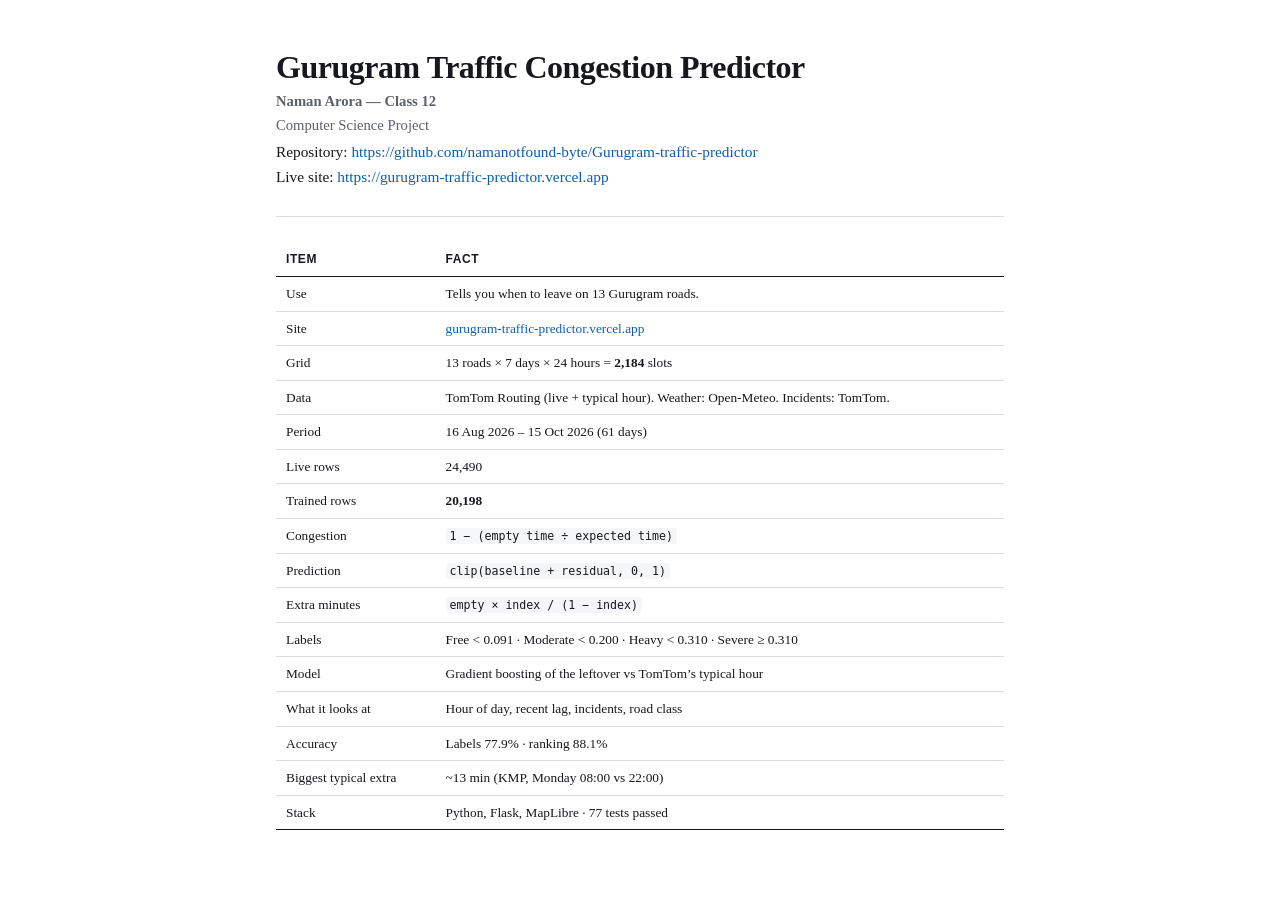
<file: PROJECT_DESCRIPTION.html>
<!doctype html>
<html lang="en">
<head>
<meta charset="utf-8">
<meta name="viewport" content="width=device-width,initial-scale=1">
<title>Gurugram Traffic Congestion Predictor - Naman Arora, Class 12</title>
<style>
:root{--ink:#16181d;--sub:#5b6169;--rule:#d8dce2;--accent:#0f5fa6;--codebg:#f5f6f8;--boxbg:#f4f7fa}
*{box-sizing:border-box}
body{margin:0;padding:48px 56px;max-width:840px;margin-inline:auto;
  font-family:Charter,Georgia,"Times New Roman",serif;color:var(--ink);
  font-size:11.5pt;line-height:1.62;background:#fff}
h1{font-size:24pt;line-height:1.2;margin:0 0 4px;letter-spacing:-.015em;font-weight:700}
h2{font-size:14pt;margin:30px 0 10px;padding-bottom:5px;border-bottom:1.5px solid var(--rule);
  font-weight:700;letter-spacing:-.01em;break-after:avoid}
h3{font-size:12pt;margin:20px 0 6px;font-weight:700;break-after:avoid}
p{margin:0 0 11px;text-align:justify;hyphens:auto}
ul{margin:0 0 12px;padding-left:22px}
li{margin-bottom:5px}
a{color:var(--accent);text-decoration:none;word-break:break-word}
code{font-family:"SF Mono",Menlo,Consolas,monospace;font-size:.87em;
  background:var(--codebg);padding:1px 4px;border-radius:3px}
pre{background:var(--codebg);border:1px solid var(--rule);border-left:3px solid var(--accent);
  border-radius:4px;padding:12px 14px;overflow-x:auto;margin:0 0 14px;break-inside:avoid}
pre code{background:none;padding:0;font-size:.85em;line-height:1.45}
.tw{overflow-x:auto;margin:0 0 15px}
table{border-collapse:collapse;width:100%;font-size:10pt;break-inside:avoid}
th{text-align:left;font-weight:700;border-bottom:1.5px solid var(--ink);padding:7px 10px;
  font-family:-apple-system,BlinkMacSystemFont,"Segoe UI",sans-serif;font-size:9pt;
  text-transform:uppercase;letter-spacing:.05em}
td{padding:6px 10px;border-bottom:1px solid var(--rule);vertical-align:top}
tbody tr:last-child td{border-bottom:1.5px solid var(--ink)}
hr{border:none;border-top:1px solid var(--rule);margin:26px 0}
strong{font-weight:700}
em{color:var(--sub)}
h1 + p{color:var(--sub);font-size:11pt;margin-bottom:2px}
.plain{background:var(--boxbg);border-left:3px solid var(--accent);border-radius:0 4px 4px 0;
  padding:11px 15px;margin:0 0 14px;break-inside:avoid;
  font-family:-apple-system,BlinkMacSystemFont,"Segoe UI",sans-serif;
  font-size:10pt;line-height:1.55;text-align:left}
.plain p{margin:0 0 8px;text-align:left}
.plain p:last-child{margin-bottom:0}
.plain .lbl{display:block;font-size:8.5pt;text-transform:uppercase;letter-spacing:.07em;
  font-weight:700;color:var(--accent);margin-bottom:5px}
.plain ul{margin:6px 0 0;padding-left:20px}
.plain li{margin-bottom:3px}
@media print{
  body{padding:0;font-size:10.5pt;max-width:none}
  @page{margin:17mm 16mm}
  h2{break-after:avoid}
  a{color:var(--ink)}
  .plain{background:#f7f8f9}
}
</style>
</head>
<body>
<h1>Gurugram Traffic Congestion Predictor</h1>
<p><strong>Naman Arora — Class 12</strong><br>Computer Science Project</p>
<p>Repository: <a href="https://github.com/namanotfound-byte/Gurugram-traffic-predictor">https://github.com/namanotfound-byte/Gurugram-traffic-predictor</a><br>Live site: <a href="https://gurugram-traffic-predictor.vercel.app">https://gurugram-traffic-predictor.vercel.app</a></p>
<hr>
<div class="tw"><table>
<thead><tr><th>Item</th><th>Fact</th></tr></thead>
<tbody>
<tr><td>Use</td><td>Tells you when to leave on 13 Gurugram roads.</td></tr>
<tr><td>Site</td><td><a href="https://gurugram-traffic-predictor.vercel.app">gurugram-traffic-predictor.vercel.app</a></td></tr>
<tr><td>Grid</td><td>13 roads × 7 days × 24 hours = <strong>2,184</strong> slots</td></tr>
<tr><td>Data</td><td>TomTom Routing (live + typical hour). Weather: Open-Meteo. Incidents: TomTom.</td></tr>
<tr><td>Period</td><td>16 Aug 2026 – 15 Oct 2026 (61 days)</td></tr>
<tr><td>Live rows</td><td>24,490</td></tr>
<tr><td>Trained rows</td><td><strong>20,198</strong></td></tr>
<tr><td>Congestion</td><td><code>1 − (empty time ÷ expected time)</code></td></tr>
<tr><td>Prediction</td><td><code>clip(baseline + residual, 0, 1)</code></td></tr>
<tr><td>Extra minutes</td><td><code>empty × index / (1 − index)</code></td></tr>
<tr><td>Labels</td><td>Free &lt; 0.091 · Moderate &lt; 0.200 · Heavy &lt; 0.310 · Severe ≥ 0.310</td></tr>
<tr><td>Model</td><td>Gradient boosting of the leftover vs TomTom’s typical hour</td></tr>
<tr><td>What it looks at</td><td>Hour of day, recent lag, incidents, road class</td></tr>
<tr><td>Accuracy</td><td>Labels 77.9% · ranking 88.1%</td></tr>
<tr><td>Biggest typical extra</td><td>~13 min (KMP, Monday 08:00 vs 22:00)</td></tr>
<tr><td>Stack</td><td>Python, Flask, MapLibre · 77 tests passed</td></tr>
</tbody>
</table></div>
</body>
</html>
</file>
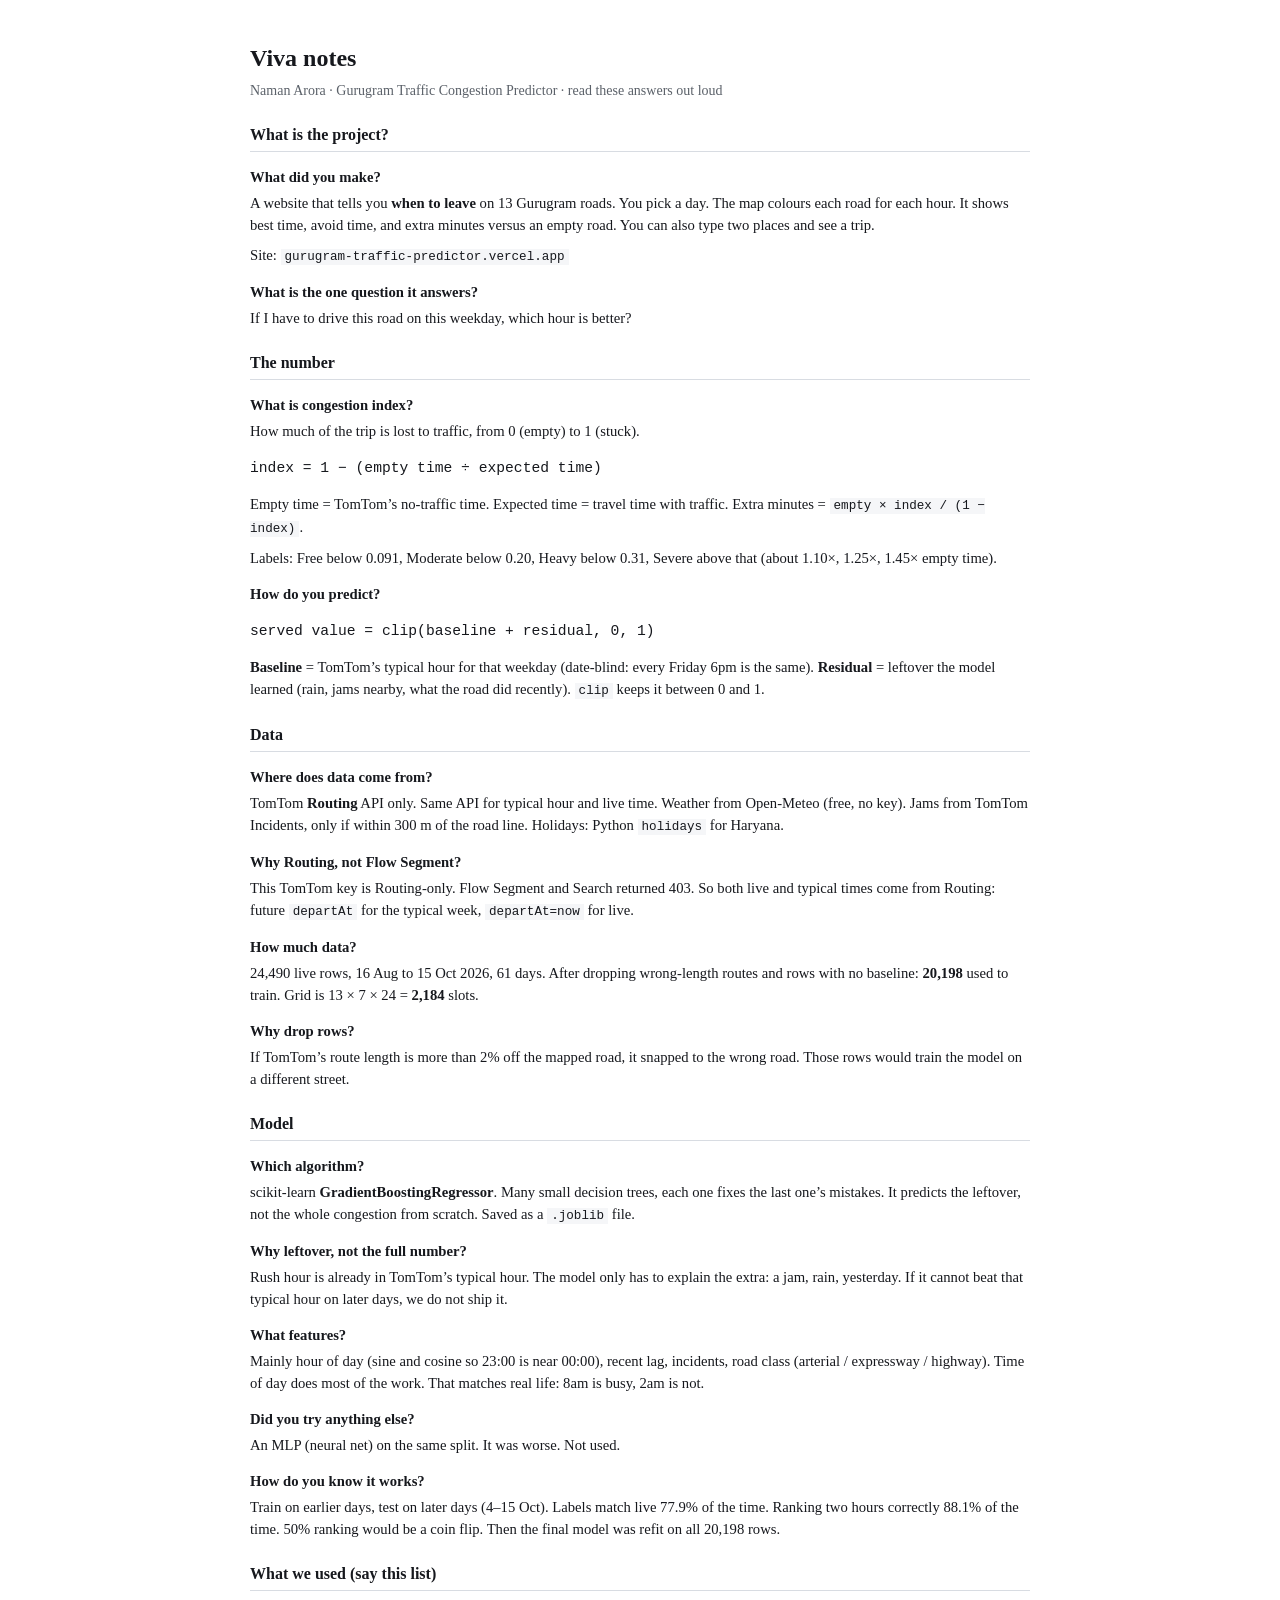
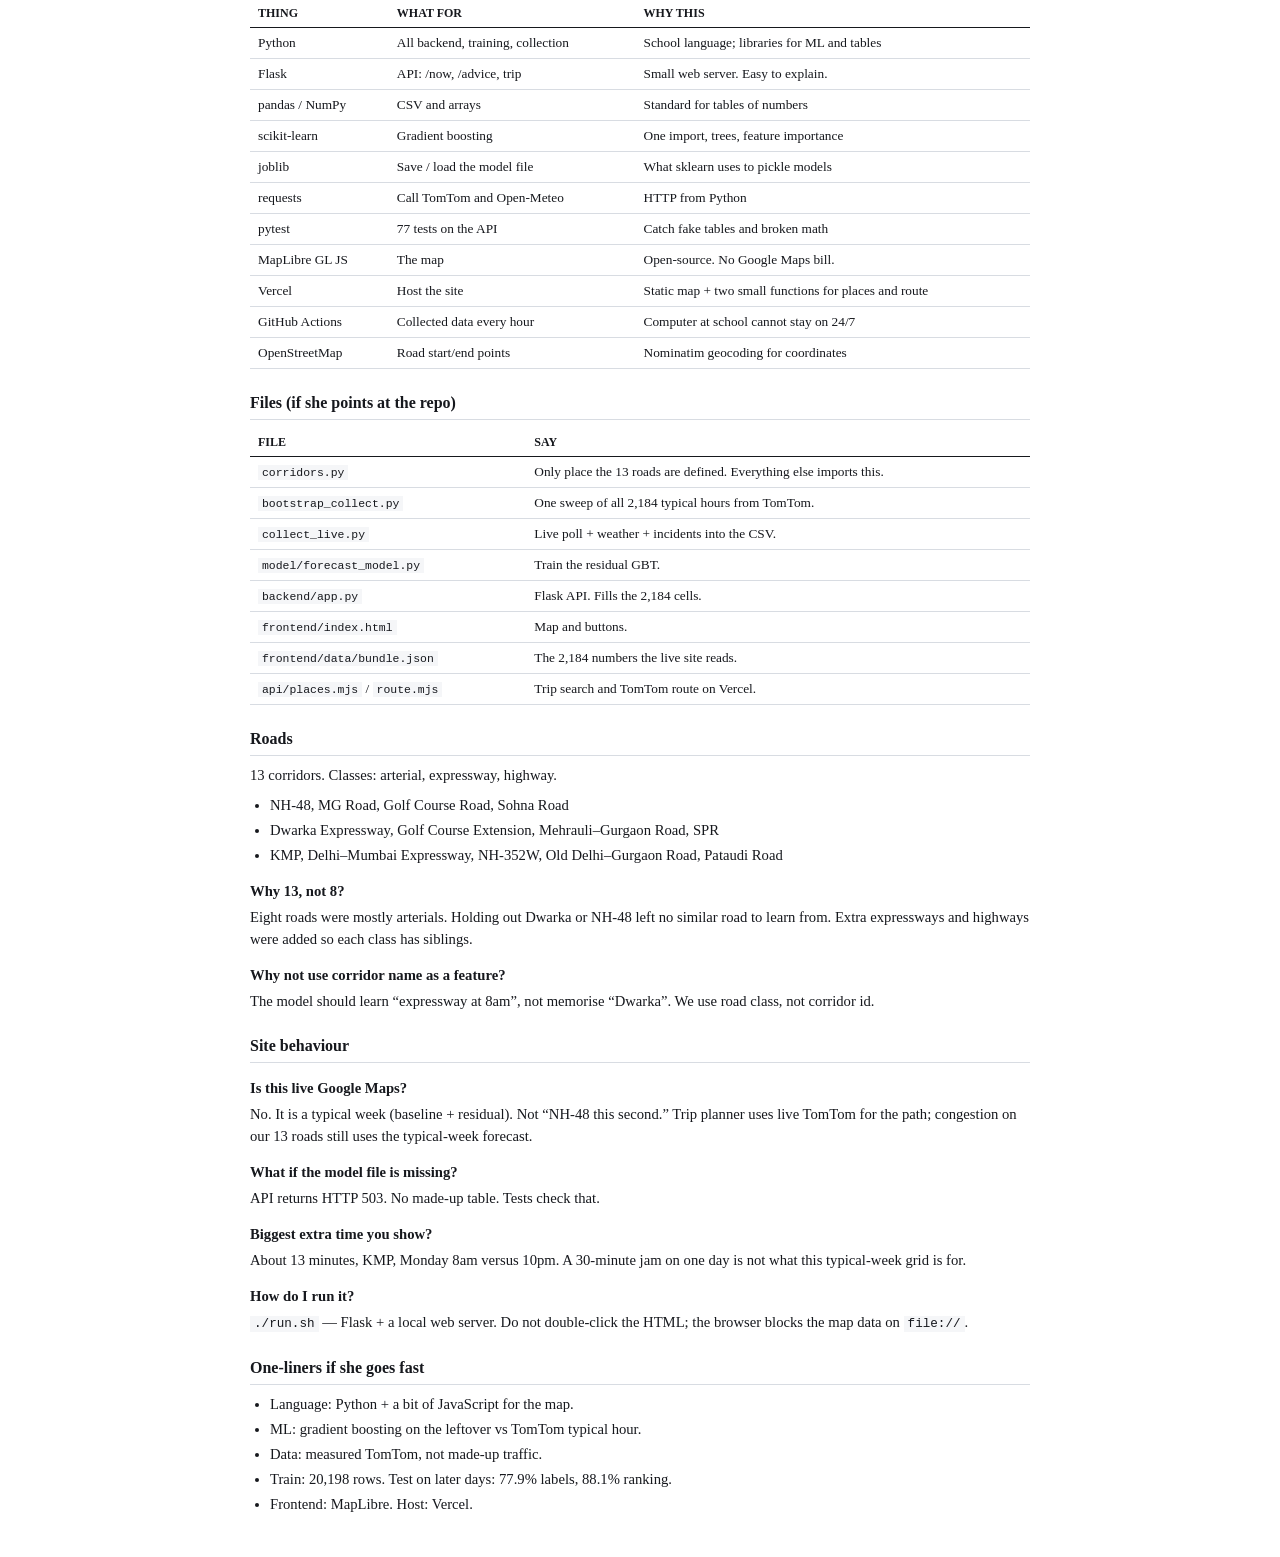
<file: VIVA.html>
<!doctype html>
<html lang="en">
<head>
<meta charset="utf-8">
<meta name="viewport" content="width=device-width,initial-scale=1">
<title>Viva notes — Gurugram Traffic Predictor</title>
<style>
body{margin:0;padding:40px 48px;max-width:780px;margin-inline:auto;
  font-family:Charter,Georgia,"Times New Roman",serif;color:#16181d;
  font-size:11pt;line-height:1.5;background:#fff}
h1{font-size:18pt;margin:0 0 4px}
h1+p{color:#5b6169;margin:0 0 18px;font-size:10.5pt}
h2{font-size:12pt;margin:22px 0 8px;padding-bottom:4px;border-bottom:1.5px solid #d8dce2}
q,.q{font-weight:700;display:block;margin:14px 0 4px}
p{margin:0 0 8px}
ul{margin:0 0 10px;padding-left:20px}
li{margin-bottom:3px}
code{font-family:Menlo,Consolas,monospace;font-size:.86em;background:#f5f6f8;padding:1px 4px}
table{border-collapse:collapse;width:100%;font-size:10pt;margin:0 0 12px}
th,td{text-align:left;padding:5px 8px;border-bottom:1px solid #d8dce2;vertical-align:top}
th{border-bottom:1.5px solid #16181d;font-size:9pt;text-transform:uppercase}
@media print{body{padding:0}@page{margin:16mm}}
</style>
</head>
<body>
<h1>Viva notes</h1>
<p>Naman Arora · Gurugram Traffic Congestion Predictor · read these answers out loud</p>

<h2>What is the project?</h2>
<p class="q">What did you make?</p>
<p>A website that tells you <strong>when to leave</strong> on 13 Gurugram roads. You pick a day. The map colours each road for each hour. It shows best time, avoid time, and extra minutes versus an empty road. You can also type two places and see a trip.</p>
<p>Site: <code>gurugram-traffic-predictor.vercel.app</code></p>

<p class="q">What is the one question it answers?</p>
<p>If I have to drive this road on this weekday, which hour is better?</p>

<h2>The number</h2>
<p class="q">What is congestion index?</p>
<p>How much of the trip is lost to traffic, from 0 (empty) to 1 (stuck).</p>
<pre>index = 1 − (empty time ÷ expected time)</pre>
<p>Empty time = TomTom’s no-traffic time. Expected time = travel time with traffic. Extra minutes = <code>empty × index / (1 − index)</code>.</p>
<p>Labels: Free below 0.091, Moderate below 0.20, Heavy below 0.31, Severe above that (about 1.10×, 1.25×, 1.45× empty time).</p>

<p class="q">How do you predict?</p>
<pre>served value = clip(baseline + residual, 0, 1)</pre>
<p><strong>Baseline</strong> = TomTom’s typical hour for that weekday (date-blind: every Friday 6pm is the same). <strong>Residual</strong> = leftover the model learned (rain, jams nearby, what the road did recently). <code>clip</code> keeps it between 0 and 1.</p>

<h2>Data</h2>
<p class="q">Where does data come from?</p>
<p>TomTom <strong>Routing</strong> API only. Same API for typical hour and live time. Weather from Open-Meteo (free, no key). Jams from TomTom Incidents, only if within 300 m of the road line. Holidays: Python <code>holidays</code> for Haryana.</p>

<p class="q">Why Routing, not Flow Segment?</p>
<p>This TomTom key is Routing-only. Flow Segment and Search returned 403. So both live and typical times come from Routing: future <code>departAt</code> for the typical week, <code>departAt=now</code> for live.</p>

<p class="q">How much data?</p>
<p>24,490 live rows, 16 Aug to 15 Oct 2026, 61 days. After dropping wrong-length routes and rows with no baseline: <strong>20,198</strong> used to train. Grid is 13 × 7 × 24 = <strong>2,184</strong> slots.</p>

<p class="q">Why drop rows?</p>
<p>If TomTom’s route length is more than 2% off the mapped road, it snapped to the wrong road. Those rows would train the model on a different street.</p>

<h2>Model</h2>
<p class="q">Which algorithm?</p>
<p>scikit-learn <strong>GradientBoostingRegressor</strong>. Many small decision trees, each one fixes the last one’s mistakes. It predicts the leftover, not the whole congestion from scratch. Saved as a <code>.joblib</code> file.</p>

<p class="q">Why leftover, not the full number?</p>
<p>Rush hour is already in TomTom’s typical hour. The model only has to explain the extra: a jam, rain, yesterday. If it cannot beat that typical hour on later days, we do not ship it.</p>

<p class="q">What features?</p>
<p>Mainly hour of day (sine and cosine so 23:00 is near 00:00), recent lag, incidents, road class (arterial / expressway / highway). Time of day does most of the work. That matches real life: 8am is busy, 2am is not.</p>

<p class="q">Did you try anything else?</p>
<p>An MLP (neural net) on the same split. It was worse. Not used.</p>

<p class="q">How do you know it works?</p>
<p>Train on earlier days, test on later days (4–15 Oct). Labels match live 77.9% of the time. Ranking two hours correctly 88.1% of the time. 50% ranking would be a coin flip. Then the final model was refit on all 20,198 rows.</p>

<h2>What we used (say this list)</h2>
<table>
<thead><tr><th>Thing</th><th>What for</th><th>Why this</th></tr></thead>
<tbody>
<tr><td>Python</td><td>All backend, training, collection</td><td>School language; libraries for ML and tables</td></tr>
<tr><td>Flask</td><td>API: /now, /advice, trip</td><td>Small web server. Easy to explain.</td></tr>
<tr><td>pandas / NumPy</td><td>CSV and arrays</td><td>Standard for tables of numbers</td></tr>
<tr><td>scikit-learn</td><td>Gradient boosting</td><td>One import, trees, feature importance</td></tr>
<tr><td>joblib</td><td>Save / load the model file</td><td>What sklearn uses to pickle models</td></tr>
<tr><td>requests</td><td>Call TomTom and Open-Meteo</td><td>HTTP from Python</td></tr>
<tr><td>pytest</td><td>77 tests on the API</td><td>Catch fake tables and broken math</td></tr>
<tr><td>MapLibre GL JS</td><td>The map</td><td>Open-source. No Google Maps bill.</td></tr>
<tr><td>Vercel</td><td>Host the site</td><td>Static map + two small functions for places and route</td></tr>
<tr><td>GitHub Actions</td><td>Collected data every hour</td><td>Computer at school cannot stay on 24/7</td></tr>
<tr><td>OpenStreetMap</td><td>Road start/end points</td><td>Nominatim geocoding for coordinates</td></tr>
</tbody>
</table>

<h2>Files (if she points at the repo)</h2>
<table>
<thead><tr><th>File</th><th>Say</th></tr></thead>
<tbody>
<tr><td><code>corridors.py</code></td><td>Only place the 13 roads are defined. Everything else imports this.</td></tr>
<tr><td><code>bootstrap_collect.py</code></td><td>One sweep of all 2,184 typical hours from TomTom.</td></tr>
<tr><td><code>collect_live.py</code></td><td>Live poll + weather + incidents into the CSV.</td></tr>
<tr><td><code>model/forecast_model.py</code></td><td>Train the residual GBT.</td></tr>
<tr><td><code>backend/app.py</code></td><td>Flask API. Fills the 2,184 cells.</td></tr>
<tr><td><code>frontend/index.html</code></td><td>Map and buttons.</td></tr>
<tr><td><code>frontend/data/bundle.json</code></td><td>The 2,184 numbers the live site reads.</td></tr>
<tr><td><code>api/places.mjs</code> / <code>route.mjs</code></td><td>Trip search and TomTom route on Vercel.</td></tr>
</tbody>
</table>

<h2>Roads</h2>
<p>13 corridors. Classes: arterial, expressway, highway.</p>
<ul>
<li>NH-48, MG Road, Golf Course Road, Sohna Road</li>
<li>Dwarka Expressway, Golf Course Extension, Mehrauli–Gurgaon Road, SPR</li>
<li>KMP, Delhi–Mumbai Expressway, NH-352W, Old Delhi–Gurgaon Road, Pataudi Road</li>
</ul>
<p class="q">Why 13, not 8?</p>
<p>Eight roads were mostly arterials. Holding out Dwarka or NH-48 left no similar road to learn from. Extra expressways and highways were added so each class has siblings.</p>
<p class="q">Why not use corridor name as a feature?</p>
<p>The model should learn “expressway at 8am”, not memorise “Dwarka”. We use road class, not corridor id.</p>

<h2>Site behaviour</h2>
<p class="q">Is this live Google Maps?</p>
<p>No. It is a typical week (baseline + residual). Not “NH-48 this second.” Trip planner uses live TomTom for the path; congestion on our 13 roads still uses the typical-week forecast.</p>
<p class="q">What if the model file is missing?</p>
<p>API returns HTTP 503. No made-up table. Tests check that.</p>
<p class="q">Biggest extra time you show?</p>
<p>About 13 minutes, KMP, Monday 8am versus 10pm. A 30-minute jam on one day is not what this typical-week grid is for.</p>
<p class="q">How do I run it?</p>
<p><code>./run.sh</code> — Flask + a local web server. Do not double-click the HTML; the browser blocks the map data on <code>file://</code>.</p>

<h2>One-liners if she goes fast</h2>
<ul>
<li>Language: Python + a bit of JavaScript for the map.</li>
<li>ML: gradient boosting on the leftover vs TomTom typical hour.</li>
<li>Data: measured TomTom, not made-up traffic.</li>
<li>Train: 20,198 rows. Test on later days: 77.9% labels, 88.1% ranking.</li>
<li>Frontend: MapLibre. Host: Vercel.</li>
</ul>
</body>
</html>
</file>
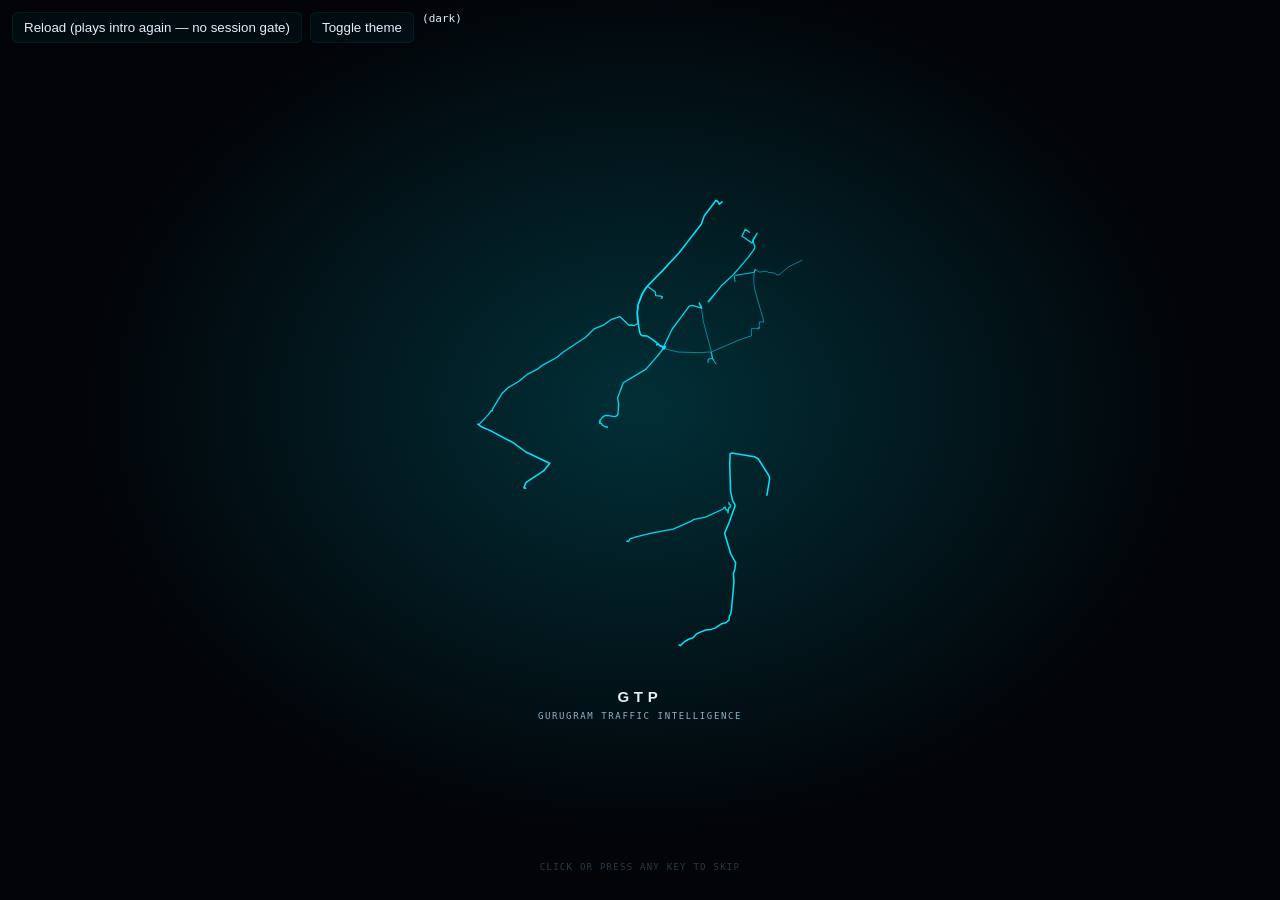
<file: frontend/_intro_preview.html>
<!DOCTYPE html>
<!--
  DEV HARNESS — not part of the shipped site. Exists only so the intro can be
  built/screenshotted in isolation while frontend/index.html is being rewritten
  by another agent. Safe to delete once the intro is integrated and verified
  in the real page; kept for now as a quick regression check / demo page.

  Reproduces just enough of index.html's real :root token block (same names
  and same values, copied by hand from frontend/index.html on 2026-08-17) so
  intro.css's var(--token, fallback) reads resolve to the *real* palette
  instead of falling back to the literals baked into intro.css. Everything
  else here (buttons, layout) is throwaway harness chrome, not page markup.
-->
<html lang="en">
<head>
<meta charset="UTF-8">
<meta name="viewport" content="width=device-width, initial-scale=1.0">
<title>gtp-intro dev harness</title>
<link rel="stylesheet" href="intro.css">
<script>
// Test-only convenience: ?theme=light|dark sets data-theme before intro.js
// (loaded right after body opens below) reads it. Not part of the real
// integration — the real page's own initTheme() does this instead.
(function(){
  var t = new URLSearchParams(location.search).get('theme');
  if(t === 'light' || t === 'dark') document.documentElement.setAttribute('data-theme', t);
})();
</script>
<style>
*,*::before,*::after{box-sizing:border-box;margin:0;padding:0}
:root{
  --void:#020408;--panel:rgba(2,5,12,0.92);--glass:rgba(3,8,18,0.90);
  --cyan:#00e5ff;--cyan-dim:rgba(0,229,255,0.12);--cyan-glow:rgba(0,229,255,0.35);
  --magenta:#ff2d6b;--amber:#ffb800;--orange:#ff8c00;--green:#00ff9d;
  --text:#dff0f8;--sub:#8ab4cc;--muted:#4a6a82;--border:rgba(0,229,255,0.1);
  --mono:'SF Mono','Cascadia Code','Consolas','Menlo',monospace;
  --display:-apple-system,BlinkMacSystemFont,'Segoe UI',Helvetica,Arial,sans-serif;
  --card-bg:rgba(0,229,255,0.04);--card-border:rgba(0,229,255,0.08);
}
:root[data-theme="light"]{
  --void:#eef3f7;--panel:rgba(255,255,255,0.92);--glass:rgba(255,255,255,0.92);
  --cyan:#0086a8;--cyan-dim:rgba(0,134,168,0.10);--cyan-glow:rgba(0,134,168,0.25);
  --magenta:#c41e5c;--amber:#a15c00;--orange:#b45300;--green:#0a8f5b;
  --text:#0b1e28;--sub:#3f6a80;--muted:#5c7f92;--border:rgba(0,90,120,0.15);
  --card-bg:rgba(0,90,120,0.05);--card-border:rgba(0,90,120,0.12);
}
html,body{width:100%;min-height:100%;background:var(--void);color:var(--text);font-family:var(--display)}
body{overflow-x:hidden}
.stage{min-height:100vh;display:flex;flex-direction:column;align-items:center;justify-content:center;gap:18px;padding:24px}
.stage h1{font-size:20px}
.stage p{font-family:var(--mono);font-size:12px;color:var(--sub);max-width:520px;text-align:center;line-height:1.6}
.hud{position:fixed;top:12px;left:12px;display:flex;gap:8px;flex-wrap:wrap;z-index:200000;font-family:var(--mono);font-size:11px}
.hud button{background:var(--card-bg);border:1px solid var(--card-border);color:var(--text);padding:7px 11px;border-radius:6px;cursor:pointer}
.hud button:hover{border-color:var(--cyan);color:var(--cyan)}
.fake-app{border:1px dashed var(--border);border-radius:10px;padding:16px 22px;font-family:var(--mono);font-size:11px;color:var(--muted)}
</style>
</head>
<body>
<!-- Integration point 1 of 2 in the real page: right after <body> opens, before
     anything else, so the overlay is inserted (and starts covering the
     viewport) as early as possible. -->
<script src="intro.js"></script>

<div class="hud">
  <button id="btnReplay">Reload (plays intro again — no session gate)</button>
  <button id="btnTheme">Toggle theme</button>
  <span id="themeLabel"></span>
</div>

<div class="stage">
  <h1>gtp-intro dev harness</h1>
  <p>This page is not part of the shipped site. It exists only to build and screenshot the intro overlay in isolation. The intro plays in full on every load (by design — no sessionStorage gate) and is skippable via click/tap/keypress. The box below stands in for the real app shell that appears once the overlay clears.</p>
  <div class="fake-app">app shell placeholder — if you can read this and click the buttons above, the overlay has fully cleared (pointer-events unblocked, node removed from DOM)</div>
</div>

<script>
document.getElementById('btnReplay').onclick = function(){
  location.reload();
};
function paintThemeLabel(){
  document.getElementById('themeLabel').textContent =
    '(' + (document.documentElement.getAttribute('data-theme') || 'dark') + ')';
}
document.getElementById('btnTheme').onclick = function(){
  var cur = document.documentElement.getAttribute('data-theme');
  document.documentElement.setAttribute('data-theme', cur === 'light' ? 'dark' : 'light');
  paintThemeLabel();
};
paintThemeLabel();
</script>
</body>
</html>
</file>
<file: frontend/vendor/maplibre-gl.css>
.maplibregl-map{font:12px/20px Helvetica Neue,Arial,Helvetica,sans-serif;overflow:hidden;position:relative;-webkit-tap-highlight-color:rgb(0,0,0,0)}.maplibregl-canvas{left:0;position:absolute;top:0}.maplibregl-map:fullscreen{height:100%;width:100%}.maplibregl-ctrl-group button.maplibregl-ctrl-compass{touch-action:none}.maplibregl-canvas-container.maplibregl-interactive,.maplibregl-ctrl-group button.maplibregl-ctrl-compass{cursor:grab;-webkit-user-select:none;-moz-user-select:none;user-select:none}.maplibregl-canvas-container.maplibregl-interactive.maplibregl-track-pointer{cursor:pointer}.maplibregl-canvas-container.maplibregl-interactive:active,.maplibregl-ctrl-group button.maplibregl-ctrl-compass:active{cursor:grabbing}.maplibregl-canvas-container.maplibregl-touch-zoom-rotate,.maplibregl-canvas-container.maplibregl-touch-zoom-rotate .maplibregl-canvas{touch-action:pan-x pan-y}.maplibregl-canvas-container.maplibregl-touch-drag-pan,.maplibregl-canvas-container.maplibregl-touch-drag-pan .maplibregl-canvas{touch-action:pinch-zoom}.maplibregl-canvas-container.maplibregl-touch-zoom-rotate.maplibregl-touch-drag-pan,.maplibregl-canvas-container.maplibregl-touch-zoom-rotate.maplibregl-touch-drag-pan .maplibregl-canvas{touch-action:none}.maplibregl-canvas-container.maplibregl-touch-drag-pan.maplibregl-cooperative-gestures,.maplibregl-canvas-container.maplibregl-touch-drag-pan.maplibregl-cooperative-gestures .maplibregl-canvas{touch-action:pan-x pan-y}.maplibregl-ctrl-bottom-left,.maplibregl-ctrl-bottom-right,.maplibregl-ctrl-top-left,.maplibregl-ctrl-top-right{pointer-events:none;position:absolute;z-index:2}.maplibregl-ctrl-top-left{left:0;top:0}.maplibregl-ctrl-top-right{right:0;top:0}.maplibregl-ctrl-bottom-left{bottom:0;left:0}.maplibregl-ctrl-bottom-right{bottom:0;right:0}.maplibregl-ctrl{clear:both;pointer-events:auto;transform:translate(0)}.maplibregl-ctrl-top-left .maplibregl-ctrl{float:left;margin:10px 0 0 10px}.maplibregl-ctrl-top-right .maplibregl-ctrl{float:right;margin:10px 10px 0 0}.maplibregl-ctrl-bottom-left .maplibregl-ctrl{float:left;margin:0 0 10px 10px}.maplibregl-ctrl-bottom-right .maplibregl-ctrl{float:right;margin:0 10px 10px 0}.maplibregl-ctrl-group{background:#fff;border-radius:4px}.maplibregl-ctrl-group:not(:empty){box-shadow:0 0 0 2px rgba(0,0,0,.1)}@media (forced-colors:active){.maplibregl-ctrl-group:not(:empty){box-shadow:0 0 0 2px ButtonText}}.maplibregl-ctrl-group button{background-color:transparent;border:0;box-sizing:border-box;cursor:pointer;display:block;height:29px;outline:none;padding:0;width:29px}.maplibregl-ctrl-group button+button{border-top:1px solid #ddd}.maplibregl-ctrl button .maplibregl-ctrl-icon{background-position:50%;background-repeat:no-repeat;display:block;height:100%;width:100%}@media (forced-colors:active){.maplibregl-ctrl-icon{background-color:transparent}.maplibregl-ctrl-group button+button{border-top:1px solid ButtonText}}.maplibregl-ctrl button::-moz-focus-inner{border:0;padding:0}.maplibregl-ctrl-attrib-button:focus,.maplibregl-ctrl-group button:focus{box-shadow:0 0 2px 2px #0096ff}.maplibregl-ctrl button:disabled{cursor:not-allowed}.maplibregl-ctrl button:disabled .maplibregl-ctrl-icon{opacity:.25}@media (hover:hover){.maplibregl-ctrl button:not(:disabled):hover{background-color:rgba(0,0,0,.05)}}.maplibregl-ctrl button:not(:disabled):active{background-color:rgba(0,0,0,.05)}.maplibregl-ctrl-group button:focus:focus-visible{box-shadow:0 0 2px 2px #0096ff}.maplibregl-ctrl-group button:focus:not(:focus-visible){box-shadow:none}.maplibregl-ctrl-group button:focus:first-child{border-radius:4px 4px 0 0}.maplibregl-ctrl-group button:focus:last-child{border-radius:0 0 4px 4px}.maplibregl-ctrl-group button:focus:only-child{border-radius:inherit}.maplibregl-ctrl button.maplibregl-ctrl-zoom-out .maplibregl-ctrl-icon{background-image:url("data:image/svg+xml;charset=utf-8,%3Csvg xmlns='http://www.w3.org/2000/svg' width='29' height='29' fill='%23333' viewBox='0 0 29 29'%3E%3Cpath d='M10 13c-.75 0-1.5.75-1.5 1.5S9.25 16 10 16h9c.75 0 1.5-.75 1.5-1.5S19.75 13 19 13z'/%3E%3C/svg%3E")}.maplibregl-ctrl button.maplibregl-ctrl-zoom-in .maplibregl-ctrl-icon{background-image:url("data:image/svg+xml;charset=utf-8,%3Csvg xmlns='http://www.w3.org/2000/svg' width='29' height='29' fill='%23333' viewBox='0 0 29 29'%3E%3Cpath d='M14.5 8.5c-.75 0-1.5.75-1.5 1.5v3h-3c-.75 0-1.5.75-1.5 1.5S9.25 16 10 16h3v3c0 .75.75 1.5 1.5 1.5S16 19.75 16 19v-3h3c.75 0 1.5-.75 1.5-1.5S19.75 13 19 13h-3v-3c0-.75-.75-1.5-1.5-1.5'/%3E%3C/svg%3E")}@media (forced-colors:active){.maplibregl-ctrl button.maplibregl-ctrl-zoom-out .maplibregl-ctrl-icon{background-image:url("data:image/svg+xml;charset=utf-8,%3Csvg xmlns='http://www.w3.org/2000/svg' width='29' height='29' fill='%23fff' viewBox='0 0 29 29'%3E%3Cpath d='M10 13c-.75 0-1.5.75-1.5 1.5S9.25 16 10 16h9c.75 0 1.5-.75 1.5-1.5S19.75 13 19 13z'/%3E%3C/svg%3E")}.maplibregl-ctrl button.maplibregl-ctrl-zoom-in .maplibregl-ctrl-icon{background-image:url("data:image/svg+xml;charset=utf-8,%3Csvg xmlns='http://www.w3.org/2000/svg' width='29' height='29' fill='%23fff' viewBox='0 0 29 29'%3E%3Cpath d='M14.5 8.5c-.75 0-1.5.75-1.5 1.5v3h-3c-.75 0-1.5.75-1.5 1.5S9.25 16 10 16h3v3c0 .75.75 1.5 1.5 1.5S16 19.75 16 19v-3h3c.75 0 1.5-.75 1.5-1.5S19.75 13 19 13h-3v-3c0-.75-.75-1.5-1.5-1.5'/%3E%3C/svg%3E")}}@media (forced-colors:active) and (prefers-color-scheme:light){.maplibregl-ctrl button.maplibregl-ctrl-zoom-out .maplibregl-ctrl-icon{background-image:url("data:image/svg+xml;charset=utf-8,%3Csvg xmlns='http://www.w3.org/2000/svg' width='29' height='29' viewBox='0 0 29 29'%3E%3Cpath d='M10 13c-.75 0-1.5.75-1.5 1.5S9.25 16 10 16h9c.75 0 1.5-.75 1.5-1.5S19.75 13 19 13z'/%3E%3C/svg%3E")}.maplibregl-ctrl button.maplibregl-ctrl-zoom-in .maplibregl-ctrl-icon{background-image:url("data:image/svg+xml;charset=utf-8,%3Csvg xmlns='http://www.w3.org/2000/svg' width='29' height='29' viewBox='0 0 29 29'%3E%3Cpath d='M14.5 8.5c-.75 0-1.5.75-1.5 1.5v3h-3c-.75 0-1.5.75-1.5 1.5S9.25 16 10 16h3v3c0 .75.75 1.5 1.5 1.5S16 19.75 16 19v-3h3c.75 0 1.5-.75 1.5-1.5S19.75 13 19 13h-3v-3c0-.75-.75-1.5-1.5-1.5'/%3E%3C/svg%3E")}}.maplibregl-ctrl button.maplibregl-ctrl-fullscreen .maplibregl-ctrl-icon{background-image:url("data:image/svg+xml;charset=utf-8,%3Csvg xmlns='http://www.w3.org/2000/svg' width='29' height='29' fill='%23333' viewBox='0 0 29 29'%3E%3Cpath d='M24 16v5.5c0 1.75-.75 2.5-2.5 2.5H16v-1l3-1.5-4-5.5 1-1 5.5 4 1.5-3zM6 16l1.5 3 5.5-4 1 1-4 5.5 3 1.5v1H7.5C5.75 24 5 23.25 5 21.5V16zm7-11v1l-3 1.5 4 5.5-1 1-5.5-4L6 13H5V7.5C5 5.75 5.75 5 7.5 5zm11 2.5c0-1.75-.75-2.5-2.5-2.5H16v1l3 1.5-4 5.5 1 1 5.5-4 1.5 3h1z'/%3E%3C/svg%3E")}.maplibregl-ctrl button.maplibregl-ctrl-shrink .maplibregl-ctrl-icon{background-image:url("data:image/svg+xml;charset=utf-8,%3Csvg xmlns='http://www.w3.org/2000/svg' width='29' height='29' viewBox='0 0 29 29'%3E%3Cpath d='M18.5 16c-1.75 0-2.5.75-2.5 2.5V24h1l1.5-3 5.5 4 1-1-4-5.5 3-1.5v-1zM13 18.5c0-1.75-.75-2.5-2.5-2.5H5v1l3 1.5L4 24l1 1 5.5-4 1.5 3h1zm3-8c0 1.75.75 2.5 2.5 2.5H24v-1l-3-1.5L25 5l-1-1-5.5 4L17 5h-1zM10.5 13c1.75 0 2.5-.75 2.5-2.5V5h-1l-1.5 3L5 4 4 5l4 5.5L5 12v1z'/%3E%3C/svg%3E")}@media (forced-colors:active){.maplibregl-ctrl button.maplibregl-ctrl-fullscreen .maplibregl-ctrl-icon{background-image:url("data:image/svg+xml;charset=utf-8,%3Csvg xmlns='http://www.w3.org/2000/svg' width='29' height='29' fill='%23fff' viewBox='0 0 29 29'%3E%3Cpath d='M24 16v5.5c0 1.75-.75 2.5-2.5 2.5H16v-1l3-1.5-4-5.5 1-1 5.5 4 1.5-3zM6 16l1.5 3 5.5-4 1 1-4 5.5 3 1.5v1H7.5C5.75 24 5 23.25 5 21.5V16zm7-11v1l-3 1.5 4 5.5-1 1-5.5-4L6 13H5V7.5C5 5.75 5.75 5 7.5 5zm11 2.5c0-1.75-.75-2.5-2.5-2.5H16v1l3 1.5-4 5.5 1 1 5.5-4 1.5 3h1z'/%3E%3C/svg%3E")}.maplibregl-ctrl button.maplibregl-ctrl-shrink .maplibregl-ctrl-icon{background-image:url("data:image/svg+xml;charset=utf-8,%3Csvg xmlns='http://www.w3.org/2000/svg' width='29' height='29' fill='%23fff' viewBox='0 0 29 29'%3E%3Cpath d='M18.5 16c-1.75 0-2.5.75-2.5 2.5V24h1l1.5-3 5.5 4 1-1-4-5.5 3-1.5v-1zM13 18.5c0-1.75-.75-2.5-2.5-2.5H5v1l3 1.5L4 24l1 1 5.5-4 1.5 3h1zm3-8c0 1.75.75 2.5 2.5 2.5H24v-1l-3-1.5L25 5l-1-1-5.5 4L17 5h-1zM10.5 13c1.75 0 2.5-.75 2.5-2.5V5h-1l-1.5 3L5 4 4 5l4 5.5L5 12v1z'/%3E%3C/svg%3E")}}@media (forced-colors:active) and (prefers-color-scheme:light){.maplibregl-ctrl button.maplibregl-ctrl-fullscreen .maplibregl-ctrl-icon{background-image:url("data:image/svg+xml;charset=utf-8,%3Csvg xmlns='http://www.w3.org/2000/svg' width='29' height='29' viewBox='0 0 29 29'%3E%3Cpath d='M24 16v5.5c0 1.75-.75 2.5-2.5 2.5H16v-1l3-1.5-4-5.5 1-1 5.5 4 1.5-3zM6 16l1.5 3 5.5-4 1 1-4 5.5 3 1.5v1H7.5C5.75 24 5 23.25 5 21.5V16zm7-11v1l-3 1.5 4 5.5-1 1-5.5-4L6 13H5V7.5C5 5.75 5.75 5 7.5 5zm11 2.5c0-1.75-.75-2.5-2.5-2.5H16v1l3 1.5-4 5.5 1 1 5.5-4 1.5 3h1z'/%3E%3C/svg%3E")}.maplibregl-ctrl button.maplibregl-ctrl-shrink .maplibregl-ctrl-icon{background-image:url("data:image/svg+xml;charset=utf-8,%3Csvg xmlns='http://www.w3.org/2000/svg' width='29' height='29' viewBox='0 0 29 29'%3E%3Cpath d='M18.5 16c-1.75 0-2.5.75-2.5 2.5V24h1l1.5-3 5.5 4 1-1-4-5.5 3-1.5v-1zM13 18.5c0-1.75-.75-2.5-2.5-2.5H5v1l3 1.5L4 24l1 1 5.5-4 1.5 3h1zm3-8c0 1.75.75 2.5 2.5 2.5H24v-1l-3-1.5L25 5l-1-1-5.5 4L17 5h-1zM10.5 13c1.75 0 2.5-.75 2.5-2.5V5h-1l-1.5 3L5 4 4 5l4 5.5L5 12v1z'/%3E%3C/svg%3E")}}.maplibregl-ctrl button.maplibregl-ctrl-compass .maplibregl-ctrl-icon{background-image:url("data:image/svg+xml;charset=utf-8,%3Csvg xmlns='http://www.w3.org/2000/svg' width='29' height='29' fill='%23333' viewBox='0 0 29 29'%3E%3Cpath d='m10.5 14 4-8 4 8z'/%3E%3Cpath fill='%23ccc' d='m10.5 16 4 8 4-8z'/%3E%3C/svg%3E")}@media (forced-colors:active){.maplibregl-ctrl button.maplibregl-ctrl-compass .maplibregl-ctrl-icon{background-image:url("data:image/svg+xml;charset=utf-8,%3Csvg xmlns='http://www.w3.org/2000/svg' width='29' height='29' fill='%23fff' viewBox='0 0 29 29'%3E%3Cpath d='m10.5 14 4-8 4 8z'/%3E%3Cpath fill='%23ccc' d='m10.5 16 4 8 4-8z'/%3E%3C/svg%3E")}}@media (forced-colors:active) and (prefers-color-scheme:light){.maplibregl-ctrl button.maplibregl-ctrl-compass .maplibregl-ctrl-icon{background-image:url("data:image/svg+xml;charset=utf-8,%3Csvg xmlns='http://www.w3.org/2000/svg' width='29' height='29' viewBox='0 0 29 29'%3E%3Cpath d='m10.5 14 4-8 4 8z'/%3E%3Cpath fill='%23ccc' d='m10.5 16 4 8 4-8z'/%3E%3C/svg%3E")}}.maplibregl-ctrl button.maplibregl-ctrl-globe .maplibregl-ctrl-icon{background-image:url("data:image/svg+xml;charset=utf-8,%3Csvg xmlns='http://www.w3.org/2000/svg' width='22' height='22' fill='none' stroke='%23333' viewBox='0 0 22 22'%3E%3Ccircle cx='11' cy='11' r='8.5'/%3E%3Cpath d='M17.5 11c0 4.819-3.02 8.5-6.5 8.5S4.5 15.819 4.5 11 7.52 2.5 11 2.5s6.5 3.681 6.5 8.5Z'/%3E%3Cpath d='M13.5 11c0 2.447-.331 4.64-.853 6.206-.262.785-.562 1.384-.872 1.777-.314.399-.58.517-.775.517s-.461-.118-.775-.517c-.31-.393-.61-.992-.872-1.777C8.831 15.64 8.5 13.446 8.5 11s.331-4.64.853-6.206c.262-.785.562-1.384.872-1.777.314-.399.58-.517.775-.517s.461.118.775.517c.31.393.61.992.872 1.777.522 1.565.853 3.76.853 6.206Z'/%3E%3Cpath d='M11 7.5c-1.909 0-3.622-.166-4.845-.428-.616-.132-1.08-.283-1.379-.434a1.3 1.3 0 0 1-.224-.138q.07-.058.224-.138c.299-.151.763-.302 1.379-.434C7.378 5.666 9.091 5.5 11 5.5s3.622.166 4.845.428c.616.132 1.08.283 1.379.434.105.053.177.1.224.138q-.07.058-.224.138c-.299.151-.763.302-1.379.434-1.223.262-2.936.428-4.845.428ZM4.486 6.436ZM11 16.5c-1.909 0-3.622-.166-4.845-.428-.616-.132-1.08-.283-1.379-.434a1.3 1.3 0 0 1-.224-.138 1.3 1.3 0 0 1 .224-.138c.299-.151.763-.302 1.379-.434C7.378 14.666 9.091 14.5 11 14.5s3.622.166 4.845.428c.616.132 1.08.283 1.379.434.105.053.177.1.224.138a1.3 1.3 0 0 1-.224.138c-.299.151-.763.302-1.379.434-1.223.262-2.936.428-4.845.428Zm-6.514-1.064ZM11 12.5c-2.46 0-4.672-.222-6.255-.574-.796-.177-1.406-.38-1.805-.59a1.5 1.5 0 0 1-.39-.272.3.3 0 0 1-.047-.064.3.3 0 0 1 .048-.064c.066-.073.189-.167.389-.272.399-.21 1.009-.413 1.805-.59C6.328 9.722 8.54 9.5 11 9.5s4.672.222 6.256.574c.795.177 1.405.38 1.804.59.2.105.323.2.39.272a.3.3 0 0 1 .047.064.3.3 0 0 1-.048.064 1.4 1.4 0 0 1-.389.272c-.399.21-1.009.413-1.804.59-1.584.352-3.796.574-6.256.574Zm-8.501-1.51v.002zm0 .018v.002zm17.002.002v-.002zm0-.018v-.002z'/%3E%3C/svg%3E")}.maplibregl-ctrl button.maplibregl-ctrl-globe-enabled .maplibregl-ctrl-icon{background-image:url("data:image/svg+xml;charset=utf-8,%3Csvg xmlns='http://www.w3.org/2000/svg' width='22' height='22' fill='none' stroke='%2333b5e5' viewBox='0 0 22 22'%3E%3Ccircle cx='11' cy='11' r='8.5'/%3E%3Cpath d='M17.5 11c0 4.819-3.02 8.5-6.5 8.5S4.5 15.819 4.5 11 7.52 2.5 11 2.5s6.5 3.681 6.5 8.5Z'/%3E%3Cpath d='M13.5 11c0 2.447-.331 4.64-.853 6.206-.262.785-.562 1.384-.872 1.777-.314.399-.58.517-.775.517s-.461-.118-.775-.517c-.31-.393-.61-.992-.872-1.777C8.831 15.64 8.5 13.446 8.5 11s.331-4.64.853-6.206c.262-.785.562-1.384.872-1.777.314-.399.58-.517.775-.517s.461.118.775.517c.31.393.61.992.872 1.777.522 1.565.853 3.76.853 6.206Z'/%3E%3Cpath d='M11 7.5c-1.909 0-3.622-.166-4.845-.428-.616-.132-1.08-.283-1.379-.434a1.3 1.3 0 0 1-.224-.138q.07-.058.224-.138c.299-.151.763-.302 1.379-.434C7.378 5.666 9.091 5.5 11 5.5s3.622.166 4.845.428c.616.132 1.08.283 1.379.434.105.053.177.1.224.138q-.07.058-.224.138c-.299.151-.763.302-1.379.434-1.223.262-2.936.428-4.845.428ZM4.486 6.436ZM11 16.5c-1.909 0-3.622-.166-4.845-.428-.616-.132-1.08-.283-1.379-.434a1.3 1.3 0 0 1-.224-.138 1.3 1.3 0 0 1 .224-.138c.299-.151.763-.302 1.379-.434C7.378 14.666 9.091 14.5 11 14.5s3.622.166 4.845.428c.616.132 1.08.283 1.379.434.105.053.177.1.224.138a1.3 1.3 0 0 1-.224.138c-.299.151-.763.302-1.379.434-1.223.262-2.936.428-4.845.428Zm-6.514-1.064ZM11 12.5c-2.46 0-4.672-.222-6.255-.574-.796-.177-1.406-.38-1.805-.59a1.5 1.5 0 0 1-.39-.272.3.3 0 0 1-.047-.064.3.3 0 0 1 .048-.064c.066-.073.189-.167.389-.272.399-.21 1.009-.413 1.805-.59C6.328 9.722 8.54 9.5 11 9.5s4.672.222 6.256.574c.795.177 1.405.38 1.804.59.2.105.323.2.39.272a.3.3 0 0 1 .047.064.3.3 0 0 1-.048.064 1.4 1.4 0 0 1-.389.272c-.399.21-1.009.413-1.804.59-1.584.352-3.796.574-6.256.574Zm-8.501-1.51v.002zm0 .018v.002zm17.002.002v-.002zm0-.018v-.002z'/%3E%3C/svg%3E")}.maplibregl-ctrl button.maplibregl-ctrl-terrain .maplibregl-ctrl-icon{background-image:url("data:image/svg+xml;charset=utf-8,%3Csvg xmlns='http://www.w3.org/2000/svg' width='22' height='22' fill='%23333' viewBox='0 0 22 22'%3E%3Cpath d='m1.754 13.406 4.453-4.851 3.09 3.09 3.281 3.277.969-.969-3.309-3.312 3.844-4.121 6.148 6.886h1.082v-.855l-7.207-8.07-4.84 5.187L6.169 6.57l-5.48 5.965v.871ZM.688 16.844h20.625v1.375H.688Zm0 0'/%3E%3C/svg%3E")}.maplibregl-ctrl button.maplibregl-ctrl-terrain-enabled .maplibregl-ctrl-icon{background-image:url("data:image/svg+xml;charset=utf-8,%3Csvg xmlns='http://www.w3.org/2000/svg' width='22' height='22' fill='%2333b5e5' viewBox='0 0 22 22'%3E%3Cpath d='m1.754 13.406 4.453-4.851 3.09 3.09 3.281 3.277.969-.969-3.309-3.312 3.844-4.121 6.148 6.886h1.082v-.855l-7.207-8.07-4.84 5.187L6.169 6.57l-5.48 5.965v.871ZM.688 16.844h20.625v1.375H.688Zm0 0'/%3E%3C/svg%3E")}.maplibregl-ctrl button.maplibregl-ctrl-geolocate .maplibregl-ctrl-icon{background-image:url("data:image/svg+xml;charset=utf-8,%3Csvg xmlns='http://www.w3.org/2000/svg' width='29' height='29' fill='%23333' viewBox='0 0 20 20'%3E%3Cpath d='M10 4C9 4 9 5 9 5v.1A5 5 0 0 0 5.1 9H5s-1 0-1 1 1 1 1 1h.1A5 5 0 0 0 9 14.9v.1s0 1 1 1 1-1 1-1v-.1a5 5 0 0 0 3.9-3.9h.1s1 0 1-1-1-1-1-1h-.1A5 5 0 0 0 11 5.1V5s0-1-1-1m0 2.5a3.5 3.5 0 1 1 0 7 3.5 3.5 0 1 1 0-7'/%3E%3Ccircle cx='10' cy='10' r='2'/%3E%3C/svg%3E")}.maplibregl-ctrl button.maplibregl-ctrl-geolocate:disabled .maplibregl-ctrl-icon{background-image:url("data:image/svg+xml;charset=utf-8,%3Csvg xmlns='http://www.w3.org/2000/svg' width='29' height='29' fill='%23aaa' viewBox='0 0 20 20'%3E%3Cpath d='M10 4C9 4 9 5 9 5v.1A5 5 0 0 0 5.1 9H5s-1 0-1 1 1 1 1 1h.1A5 5 0 0 0 9 14.9v.1s0 1 1 1 1-1 1-1v-.1a5 5 0 0 0 3.9-3.9h.1s1 0 1-1-1-1-1-1h-.1A5 5 0 0 0 11 5.1V5s0-1-1-1m0 2.5a3.5 3.5 0 1 1 0 7 3.5 3.5 0 1 1 0-7'/%3E%3Ccircle cx='10' cy='10' r='2'/%3E%3Cpath fill='red' d='m14 5 1 1-9 9-1-1z'/%3E%3C/svg%3E")}.maplibregl-ctrl button.maplibregl-ctrl-geolocate.maplibregl-ctrl-geolocate-active .maplibregl-ctrl-icon{background-image:url("data:image/svg+xml;charset=utf-8,%3Csvg xmlns='http://www.w3.org/2000/svg' width='29' height='29' fill='%2333b5e5' viewBox='0 0 20 20'%3E%3Cpath d='M10 4C9 4 9 5 9 5v.1A5 5 0 0 0 5.1 9H5s-1 0-1 1 1 1 1 1h.1A5 5 0 0 0 9 14.9v.1s0 1 1 1 1-1 1-1v-.1a5 5 0 0 0 3.9-3.9h.1s1 0 1-1-1-1-1-1h-.1A5 5 0 0 0 11 5.1V5s0-1-1-1m0 2.5a3.5 3.5 0 1 1 0 7 3.5 3.5 0 1 1 0-7'/%3E%3Ccircle cx='10' cy='10' r='2'/%3E%3C/svg%3E")}.maplibregl-ctrl button.maplibregl-ctrl-geolocate.maplibregl-ctrl-geolocate-active-error .maplibregl-ctrl-icon{background-image:url("data:image/svg+xml;charset=utf-8,%3Csvg xmlns='http://www.w3.org/2000/svg' width='29' height='29' fill='%23e58978' viewBox='0 0 20 20'%3E%3Cpath d='M10 4C9 4 9 5 9 5v.1A5 5 0 0 0 5.1 9H5s-1 0-1 1 1 1 1 1h.1A5 5 0 0 0 9 14.9v.1s0 1 1 1 1-1 1-1v-.1a5 5 0 0 0 3.9-3.9h.1s1 0 1-1-1-1-1-1h-.1A5 5 0 0 0 11 5.1V5s0-1-1-1m0 2.5a3.5 3.5 0 1 1 0 7 3.5 3.5 0 1 1 0-7'/%3E%3Ccircle cx='10' cy='10' r='2'/%3E%3C/svg%3E")}.maplibregl-ctrl button.maplibregl-ctrl-geolocate.maplibregl-ctrl-geolocate-background .maplibregl-ctrl-icon{background-image:url("data:image/svg+xml;charset=utf-8,%3Csvg xmlns='http://www.w3.org/2000/svg' width='29' height='29' fill='%2333b5e5' viewBox='0 0 20 20'%3E%3Cpath d='M10 4C9 4 9 5 9 5v.1A5 5 0 0 0 5.1 9H5s-1 0-1 1 1 1 1 1h.1A5 5 0 0 0 9 14.9v.1s0 1 1 1 1-1 1-1v-.1a5 5 0 0 0 3.9-3.9h.1s1 0 1-1-1-1-1-1h-.1A5 5 0 0 0 11 5.1V5s0-1-1-1m0 2.5a3.5 3.5 0 1 1 0 7 3.5 3.5 0 1 1 0-7'/%3E%3C/svg%3E")}.maplibregl-ctrl button.maplibregl-ctrl-geolocate.maplibregl-ctrl-geolocate-background-error .maplibregl-ctrl-icon{background-image:url("data:image/svg+xml;charset=utf-8,%3Csvg xmlns='http://www.w3.org/2000/svg' width='29' height='29' fill='%23e54e33' viewBox='0 0 20 20'%3E%3Cpath d='M10 4C9 4 9 5 9 5v.1A5 5 0 0 0 5.1 9H5s-1 0-1 1 1 1 1 1h.1A5 5 0 0 0 9 14.9v.1s0 1 1 1 1-1 1-1v-.1a5 5 0 0 0 3.9-3.9h.1s1 0 1-1-1-1-1-1h-.1A5 5 0 0 0 11 5.1V5s0-1-1-1m0 2.5a3.5 3.5 0 1 1 0 7 3.5 3.5 0 1 1 0-7'/%3E%3C/svg%3E")}.maplibregl-ctrl button.maplibregl-ctrl-geolocate.maplibregl-ctrl-geolocate-waiting .maplibregl-ctrl-icon{animation:maplibregl-spin 2s linear infinite}@media (forced-colors:active){.maplibregl-ctrl button.maplibregl-ctrl-geolocate .maplibregl-ctrl-icon{background-image:url("data:image/svg+xml;charset=utf-8,%3Csvg xmlns='http://www.w3.org/2000/svg' width='29' height='29' fill='%23fff' viewBox='0 0 20 20'%3E%3Cpath d='M10 4C9 4 9 5 9 5v.1A5 5 0 0 0 5.1 9H5s-1 0-1 1 1 1 1 1h.1A5 5 0 0 0 9 14.9v.1s0 1 1 1 1-1 1-1v-.1a5 5 0 0 0 3.9-3.9h.1s1 0 1-1-1-1-1-1h-.1A5 5 0 0 0 11 5.1V5s0-1-1-1m0 2.5a3.5 3.5 0 1 1 0 7 3.5 3.5 0 1 1 0-7'/%3E%3Ccircle cx='10' cy='10' r='2'/%3E%3C/svg%3E")}.maplibregl-ctrl button.maplibregl-ctrl-geolocate:disabled .maplibregl-ctrl-icon{background-image:url("data:image/svg+xml;charset=utf-8,%3Csvg xmlns='http://www.w3.org/2000/svg' width='29' height='29' fill='%23999' viewBox='0 0 20 20'%3E%3Cpath d='M10 4C9 4 9 5 9 5v.1A5 5 0 0 0 5.1 9H5s-1 0-1 1 1 1 1 1h.1A5 5 0 0 0 9 14.9v.1s0 1 1 1 1-1 1-1v-.1a5 5 0 0 0 3.9-3.9h.1s1 0 1-1-1-1-1-1h-.1A5 5 0 0 0 11 5.1V5s0-1-1-1m0 2.5a3.5 3.5 0 1 1 0 7 3.5 3.5 0 1 1 0-7'/%3E%3Ccircle cx='10' cy='10' r='2'/%3E%3Cpath fill='red' d='m14 5 1 1-9 9-1-1z'/%3E%3C/svg%3E")}.maplibregl-ctrl button.maplibregl-ctrl-geolocate.maplibregl-ctrl-geolocate-active .maplibregl-ctrl-icon{background-image:url("data:image/svg+xml;charset=utf-8,%3Csvg xmlns='http://www.w3.org/2000/svg' width='29' height='29' fill='%2333b5e5' viewBox='0 0 20 20'%3E%3Cpath d='M10 4C9 4 9 5 9 5v.1A5 5 0 0 0 5.1 9H5s-1 0-1 1 1 1 1 1h.1A5 5 0 0 0 9 14.9v.1s0 1 1 1 1-1 1-1v-.1a5 5 0 0 0 3.9-3.9h.1s1 0 1-1-1-1-1-1h-.1A5 5 0 0 0 11 5.1V5s0-1-1-1m0 2.5a3.5 3.5 0 1 1 0 7 3.5 3.5 0 1 1 0-7'/%3E%3Ccircle cx='10' cy='10' r='2'/%3E%3C/svg%3E")}.maplibregl-ctrl button.maplibregl-ctrl-geolocate.maplibregl-ctrl-geolocate-active-error .maplibregl-ctrl-icon{background-image:url("data:image/svg+xml;charset=utf-8,%3Csvg xmlns='http://www.w3.org/2000/svg' width='29' height='29' fill='%23e58978' viewBox='0 0 20 20'%3E%3Cpath d='M10 4C9 4 9 5 9 5v.1A5 5 0 0 0 5.1 9H5s-1 0-1 1 1 1 1 1h.1A5 5 0 0 0 9 14.9v.1s0 1 1 1 1-1 1-1v-.1a5 5 0 0 0 3.9-3.9h.1s1 0 1-1-1-1-1-1h-.1A5 5 0 0 0 11 5.1V5s0-1-1-1m0 2.5a3.5 3.5 0 1 1 0 7 3.5 3.5 0 1 1 0-7'/%3E%3Ccircle cx='10' cy='10' r='2'/%3E%3C/svg%3E")}.maplibregl-ctrl button.maplibregl-ctrl-geolocate.maplibregl-ctrl-geolocate-background .maplibregl-ctrl-icon{background-image:url("data:image/svg+xml;charset=utf-8,%3Csvg xmlns='http://www.w3.org/2000/svg' width='29' height='29' fill='%2333b5e5' viewBox='0 0 20 20'%3E%3Cpath d='M10 4C9 4 9 5 9 5v.1A5 5 0 0 0 5.1 9H5s-1 0-1 1 1 1 1 1h.1A5 5 0 0 0 9 14.9v.1s0 1 1 1 1-1 1-1v-.1a5 5 0 0 0 3.9-3.9h.1s1 0 1-1-1-1-1-1h-.1A5 5 0 0 0 11 5.1V5s0-1-1-1m0 2.5a3.5 3.5 0 1 1 0 7 3.5 3.5 0 1 1 0-7'/%3E%3C/svg%3E")}.maplibregl-ctrl button.maplibregl-ctrl-geolocate.maplibregl-ctrl-geolocate-background-error .maplibregl-ctrl-icon{background-image:url("data:image/svg+xml;charset=utf-8,%3Csvg xmlns='http://www.w3.org/2000/svg' width='29' height='29' fill='%23e54e33' viewBox='0 0 20 20'%3E%3Cpath d='M10 4C9 4 9 5 9 5v.1A5 5 0 0 0 5.1 9H5s-1 0-1 1 1 1 1 1h.1A5 5 0 0 0 9 14.9v.1s0 1 1 1 1-1 1-1v-.1a5 5 0 0 0 3.9-3.9h.1s1 0 1-1-1-1-1-1h-.1A5 5 0 0 0 11 5.1V5s0-1-1-1m0 2.5a3.5 3.5 0 1 1 0 7 3.5 3.5 0 1 1 0-7'/%3E%3C/svg%3E")}}@media (forced-colors:active) and (prefers-color-scheme:light){.maplibregl-ctrl button.maplibregl-ctrl-geolocate .maplibregl-ctrl-icon{background-image:url("data:image/svg+xml;charset=utf-8,%3Csvg xmlns='http://www.w3.org/2000/svg' width='29' height='29' viewBox='0 0 20 20'%3E%3Cpath d='M10 4C9 4 9 5 9 5v.1A5 5 0 0 0 5.1 9H5s-1 0-1 1 1 1 1 1h.1A5 5 0 0 0 9 14.9v.1s0 1 1 1 1-1 1-1v-.1a5 5 0 0 0 3.9-3.9h.1s1 0 1-1-1-1-1-1h-.1A5 5 0 0 0 11 5.1V5s0-1-1-1m0 2.5a3.5 3.5 0 1 1 0 7 3.5 3.5 0 1 1 0-7'/%3E%3Ccircle cx='10' cy='10' r='2'/%3E%3C/svg%3E")}.maplibregl-ctrl button.maplibregl-ctrl-geolocate:disabled .maplibregl-ctrl-icon{background-image:url("data:image/svg+xml;charset=utf-8,%3Csvg xmlns='http://www.w3.org/2000/svg' width='29' height='29' fill='%23666' viewBox='0 0 20 20'%3E%3Cpath d='M10 4C9 4 9 5 9 5v.1A5 5 0 0 0 5.1 9H5s-1 0-1 1 1 1 1 1h.1A5 5 0 0 0 9 14.9v.1s0 1 1 1 1-1 1-1v-.1a5 5 0 0 0 3.9-3.9h.1s1 0 1-1-1-1-1-1h-.1A5 5 0 0 0 11 5.1V5s0-1-1-1m0 2.5a3.5 3.5 0 1 1 0 7 3.5 3.5 0 1 1 0-7'/%3E%3Ccircle cx='10' cy='10' r='2'/%3E%3Cpath fill='red' d='m14 5 1 1-9 9-1-1z'/%3E%3C/svg%3E")}}@keyframes maplibregl-spin{0%{transform:rotate(0deg)}to{transform:rotate(1turn)}}a.maplibregl-ctrl-logo{background-image:url("data:image/svg+xml;charset=utf-8,%3Csvg xmlns='http://www.w3.org/2000/svg' width='88' height='23' fill='none'%3E%3Cpath fill='%23000' fill-opacity='.4' fill-rule='evenodd' d='M17.408 16.796h-1.827l2.501-12.095h.198l3.324 6.533.988 2.19.988-2.19 3.258-6.533h.181l2.6 12.095h-1.81l-1.218-5.644-.362-1.71-.658 1.71-2.929 5.644h-.098l-2.914-5.644-.757-1.71-.345 1.71zm1.958-3.42-.726 3.663a1.255 1.255 0 0 1-1.232 1.011h-1.827a1.255 1.255 0 0 1-1.229-1.509l2.501-12.095a1.255 1.255 0 0 1 1.23-1.001h.197a1.25 1.25 0 0 1 1.12.685l3.19 6.273 3.125-6.263a1.25 1.25 0 0 1 1.123-.695h.181a1.255 1.255 0 0 1 1.227.991l1.443 6.71a5 5 0 0 1 .314-.787l.009-.016a4.6 4.6 0 0 1 1.777-1.887c.782-.46 1.668-.667 2.611-.667a4.6 4.6 0 0 1 1.7.32l.306.134c.21-.16.474-.256.759-.256h1.694a1.255 1.255 0 0 1 1.212.925 1.255 1.255 0 0 1 1.212-.925h1.711c.284 0 .545.094.755.252.613-.3 1.312-.45 2.075-.45 1.356 0 2.557.445 3.482 1.4q.47.48.763 1.064V4.701a1.255 1.255 0 0 1 1.255-1.255h1.86A1.255 1.255 0 0 1 54.44 4.7v9.194h2.217c.19 0 .37.043.532.118v-4.77c0-.356.147-.678.385-.906a2.42 2.42 0 0 1-.682-1.71c0-.665.267-1.253.735-1.7a2.45 2.45 0 0 1 1.722-.674 2.43 2.43 0 0 1 1.705.675q.318.302.504.683V4.7a1.255 1.255 0 0 1 1.255-1.255h1.744A1.255 1.255 0 0 1 65.812 4.7v3.335a4.8 4.8 0 0 1 1.526-.246c.938 0 1.817.214 2.59.69a4.47 4.47 0 0 1 1.67 1.743v-.98a1.255 1.255 0 0 1 1.256-1.256h1.777c.233 0 .451.064.639.174a3.4 3.4 0 0 1 1.567-.372c.346 0 .861.02 1.285.232a1.25 1.25 0 0 1 .689 1.004 4.7 4.7 0 0 1 .853-.588c.795-.44 1.675-.647 2.61-.647 1.385 0 2.65.39 3.525 1.396.836.938 1.168 2.173 1.168 3.528q-.001.515-.056 1.051a1.255 1.255 0 0 1-.947 1.09l.408.952a1.255 1.255 0 0 1-.477 1.552c-.418.268-.92.463-1.458.612-.613.171-1.304.244-2.049.244-1.06 0-2.043-.207-2.886-.698l-.015-.008c-.798-.48-1.419-1.135-1.818-1.963l-.004-.008a5.8 5.8 0 0 1-.548-2.512q0-.429.053-.843a1.3 1.3 0 0 1-.333-.086l-.166-.004c-.223 0-.426.062-.643.228-.03.024-.142.139-.142.59v3.883a1.255 1.255 0 0 1-1.256 1.256h-1.777a1.255 1.255 0 0 1-1.256-1.256V15.69l-.032.057a4.8 4.8 0 0 1-1.86 1.833 5.04 5.04 0 0 1-2.484.634 4.5 4.5 0 0 1-1.935-.424 1.25 1.25 0 0 1-.764.258h-1.71a1.255 1.255 0 0 1-1.256-1.255V7.687a2.4 2.4 0 0 1-.428.625c.253.23.412.561.412.93v7.553a1.255 1.255 0 0 1-1.256 1.255h-1.843a1.25 1.25 0 0 1-.894-.373c-.228.23-.544.373-.894.373H51.32a1.255 1.255 0 0 1-1.256-1.255v-1.251l-.061.117a4.7 4.7 0 0 1-1.782 1.884 4.77 4.77 0 0 1-2.485.67 5.6 5.6 0 0 1-1.485-.188l.009 2.764a1.255 1.255 0 0 1-1.255 1.259h-1.729a1.255 1.255 0 0 1-1.255-1.255v-3.537a1.255 1.255 0 0 1-1.167.793h-1.679a1.25 1.25 0 0 1-.77-.263 4.5 4.5 0 0 1-1.945.429c-.885 0-1.724-.21-2.495-.632l-.017-.01a5 5 0 0 1-1.081-.836 1.255 1.255 0 0 1-1.254 1.312h-1.81a1.255 1.255 0 0 1-1.228-.99l-.782-3.625-2.044 3.939a1.25 1.25 0 0 1-1.115.676h-.098a1.25 1.25 0 0 1-1.116-.68l-2.061-3.994zM35.92 16.63l.207-.114.223-.15q.493-.356.735-.785l.061-.118.033 1.332h1.678V9.242h-1.694l-.033 1.267q-.133-.329-.526-.658l-.032-.028a3.2 3.2 0 0 0-.668-.428l-.27-.12a3.3 3.3 0 0 0-1.235-.23q-1.136-.001-1.974.493a3.36 3.36 0 0 0-1.3 1.382q-.445.89-.444 2.074 0 1.2.51 2.107a3.8 3.8 0 0 0 1.382 1.381 3.9 3.9 0 0 0 1.893.477q.795 0 1.455-.33zm-2.789-5.38q-.576.675-.575 1.762 0 1.102.559 1.794.576.675 1.645.675a2.25 2.25 0 0 0 .934-.19 2.2 2.2 0 0 0 .468-.29l.178-.161a2.2 2.2 0 0 0 .397-.561q.244-.5.244-1.15v-.115q0-.708-.296-1.267l-.043-.077a2.2 2.2 0 0 0-.633-.709l-.13-.086-.047-.028a2.1 2.1 0 0 0-1.073-.285q-1.052 0-1.629.692zm2.316 2.706c.163-.17.28-.407.28-.83v-.114c0-.292-.06-.508-.15-.68a.96.96 0 0 0-.353-.389.85.85 0 0 0-.464-.127c-.4 0-.56.114-.664.239l-.01.012c-.148.174-.275.45-.275.945 0 .506.122.801.27.99.097.11.266.224.68.224.303 0 .504-.09.687-.269zm7.545 1.705a2.6 2.6 0 0 0 .331.423q.319.33.755.548l.173.074q.65.255 1.49.255 1.02 0 1.844-.493a3.45 3.45 0 0 0 1.316-1.4q.493-.904.493-2.089 0-1.909-.988-2.913-.988-1.02-2.584-1.02-.898 0-1.575.347a3 3 0 0 0-.415.262l-.199.166a3.4 3.4 0 0 0-.64.82V9.242h-1.712v11.553h1.729l-.017-5.134zm.53-1.138q.206.29.48.5l.155.11.053.034q.51.296 1.119.297 1.07 0 1.645-.675.577-.69.576-1.762 0-1.119-.576-1.777-.558-.675-1.645-.675-.435 0-.835.16a2 2 0 0 0-.284.136 2 2 0 0 0-.363.254 2.2 2.2 0 0 0-.46.569l-.082.162a2.6 2.6 0 0 0-.213 1.072v.115q0 .707.296 1.267l.135.211zm.964-.818a1.1 1.1 0 0 0 .367.385.94.94 0 0 0 .476.118c.423 0 .59-.117.687-.23.159-.194.28-.478.28-.95 0-.53-.133-.8-.266-.952l-.021-.025c-.078-.094-.231-.221-.68-.221a1 1 0 0 0-.503.135l-.012.007a.86.86 0 0 0-.335.343c-.073.133-.132.324-.132.614v.115a1.4 1.4 0 0 0 .14.66zm15.7-6.222q.347-.346.346-.856a1.05 1.05 0 0 0-.345-.79 1.18 1.18 0 0 0-.84-.329q-.51 0-.855.33a1.05 1.05 0 0 0-.346.79q0 .51.346.855.345.346.856.346.51 0 .839-.346zm4.337 9.314.033-1.332q.191.403.59.747l.098.081a4 4 0 0 0 .316.224l.223.122a3.2 3.2 0 0 0 1.44.322 3.8 3.8 0 0 0 1.875-.477 3.5 3.5 0 0 0 1.382-1.366q.527-.89.526-2.09 0-1.184-.444-2.073a3.24 3.24 0 0 0-1.283-1.399q-.823-.51-1.942-.51a3.5 3.5 0 0 0-1.527.344l-.086.043-.165.09a3 3 0 0 0-.33.214q-.432.315-.656.707a2 2 0 0 0-.099.198l.082-1.283V4.701h-1.744v12.095zm.473-2.509a2.5 2.5 0 0 0 .566.7q.117.098.245.18l.144.08a2.1 2.1 0 0 0 .975.232q1.07 0 1.645-.675.576-.69.576-1.778 0-1.102-.576-1.777-.56-.691-1.645-.692a2.2 2.2 0 0 0-1.015.235q-.22.113-.415.282l-.15.142a2.1 2.1 0 0 0-.42.594q-.223.479-.223 1.1v.115q0 .705.293 1.26zm2.616-.293c.157-.191.28-.479.28-.967 0-.51-.13-.79-.276-.961l-.021-.026c-.082-.1-.232-.225-.67-.225a.87.87 0 0 0-.681.279l-.012.011c-.154.155-.274.38-.274.807v.115c0 .285.057.499.144.669a1.1 1.1 0 0 0 .367.405c.137.082.28.123.455.123.423 0 .59-.118.686-.23zm8.266-3.013q.345-.13.724-.14l.069-.002q.493 0 .642.099l.247-1.794q-.196-.099-.717-.099a2.3 2.3 0 0 0-.545.063 2 2 0 0 0-.411.148 2.2 2.2 0 0 0-.4.249 2.5 2.5 0 0 0-.485.499 2.7 2.7 0 0 0-.32.581l-.05.137v-1.48h-1.778v7.553h1.777v-3.884q0-.546.159-.943a1.5 1.5 0 0 1 .466-.636 2.5 2.5 0 0 1 .399-.253 2 2 0 0 1 .224-.099zm9.784 2.656.05-.922q0-1.743-.856-2.698-.838-.97-2.584-.97-1.119-.001-2.007.493a3.46 3.46 0 0 0-1.4 1.382q-.493.906-.493 2.106 0 1.07.428 1.975.428.89 1.332 1.432.906.526 2.255.526.973 0 1.668-.185l.044-.012.135-.04q.613-.184.984-.421l-.542-1.267q-.3.162-.642.274l-.297.087q-.51.131-1.3.131-.954 0-1.497-.444a1.6 1.6 0 0 1-.192-.193q-.366-.44-.512-1.234l-.004-.021zm-5.427-1.256-.003.022h3.752v-.138q-.011-.727-.288-1.118a1 1 0 0 0-.156-.176q-.46-.428-1.316-.428-.986 0-1.494.604-.379.45-.494 1.234zm-27.053 2.77V4.7h-1.86v12.095h5.333V15.15zm7.103-5.908v7.553h-1.843V9.242h1.843z'/%3E%3Cpath fill='%23fff' d='m19.63 11.151-.757-1.71-.345 1.71-1.12 5.644h-1.827L18.083 4.7h.197l3.325 6.533.988 2.19.988-2.19L26.839 4.7h.181l2.6 12.095h-1.81l-1.218-5.644-.362-1.71-.658 1.71-2.93 5.644h-.098l-2.913-5.644zm14.836 5.81q-1.02 0-1.893-.478a3.8 3.8 0 0 1-1.381-1.382q-.51-.906-.51-2.106 0-1.185.444-2.074a3.36 3.36 0 0 1 1.3-1.382q.839-.494 1.974-.494a3.3 3.3 0 0 1 1.234.231 3.3 3.3 0 0 1 .97.575q.396.33.527.659l.033-1.267h1.694v7.553H37.18l-.033-1.332q-.279.593-1.02 1.053a3.17 3.17 0 0 1-1.662.444zm.296-1.482q.938 0 1.58-.642.642-.66.642-1.711v-.115q0-.708-.296-1.267a2.2 2.2 0 0 0-.807-.872 2.1 2.1 0 0 0-1.119-.313q-1.053 0-1.629.692-.575.675-.575 1.76 0 1.103.559 1.795.577.675 1.645.675zm6.521-6.237h1.711v1.4q.906-1.597 2.83-1.597 1.596 0 2.584 1.02.988 1.005.988 2.914 0 1.185-.493 2.09a3.46 3.46 0 0 1-1.316 1.399 3.5 3.5 0 0 1-1.844.493q-.954 0-1.662-.329a2.67 2.67 0 0 1-1.086-.97l.017 5.134h-1.728zm4.048 6.22q1.07 0 1.645-.674.577-.69.576-1.762 0-1.119-.576-1.777-.558-.675-1.645-.675-.592 0-1.12.296-.51.28-.822.823-.296.527-.296 1.234v.115q0 .708.296 1.267.313.543.823.855.51.296 1.119.297z'/%3E%3Cpath fill='%23e1e3e9' d='M51.325 4.7h1.86v10.45h3.473v1.646h-5.333zm7.12 4.542h1.843v7.553h-1.843zm.905-1.415a1.16 1.16 0 0 1-.856-.346 1.17 1.17 0 0 1-.346-.856 1.05 1.05 0 0 1 .346-.79q.346-.329.856-.329.494 0 .839.33a1.05 1.05 0 0 1 .345.79 1.16 1.16 0 0 1-.345.855q-.33.346-.84.346zm7.875 9.133a3.17 3.17 0 0 1-1.662-.444q-.723-.46-1.004-1.053l-.033 1.332h-1.71V4.701h1.743v4.657l-.082 1.283q.279-.658 1.086-1.119a3.5 3.5 0 0 1 1.778-.477q1.119 0 1.942.51a3.24 3.24 0 0 1 1.283 1.4q.445.888.444 2.072 0 1.201-.526 2.09a3.5 3.5 0 0 1-1.382 1.366 3.8 3.8 0 0 1-1.876.477zm-.296-1.481q1.069 0 1.645-.675.577-.69.577-1.778 0-1.102-.577-1.776-.56-.691-1.645-.692a2.12 2.12 0 0 0-1.58.659q-.642.641-.642 1.694v.115q0 .71.296 1.267a2.4 2.4 0 0 0 .807.872 2.1 2.1 0 0 0 1.119.313zm5.927-6.237h1.777v1.481q.263-.757.856-1.217a2.14 2.14 0 0 1 1.349-.46q.527 0 .724.098l-.247 1.794q-.149-.099-.642-.099-.774 0-1.416.494-.626.493-.626 1.58v3.883h-1.777V9.242zm9.534 7.718q-1.35 0-2.255-.526-.904-.543-1.332-1.432a4.6 4.6 0 0 1-.428-1.975q0-1.2.493-2.106a3.46 3.46 0 0 1 1.4-1.382q.889-.495 2.007-.494 1.744 0 2.584.97.855.956.856 2.7 0 .444-.05.92h-5.43q.18 1.005.708 1.45.542.443 1.497.443.79 0 1.3-.131a4 4 0 0 0 .938-.362l.542 1.267q-.411.263-1.119.46-.708.198-1.711.197zm1.596-4.558q.016-1.02-.444-1.432-.46-.428-1.316-.428-1.728 0-1.991 1.86z'/%3E%3Cpath d='M5.074 15.948a.484.657 0 0 0-.486.659v1.84a.484.657 0 0 0 .486.659h4.101a.484.657 0 0 0 .486-.659v-1.84a.484.657 0 0 0-.486-.659zm3.56 1.16H5.617v.838h3.017z' style='fill:%23fff;fill-rule:evenodd;stroke-width:1.03600001'/%3E%3Cg style='stroke-width:1.12603545'%3E%3Cpath d='M-9.408-1.416c-3.833-.025-7.056 2.912-7.08 6.615-.02 3.08 1.653 4.832 3.107 6.268.903.892 1.721 1.74 2.32 2.902l-.525-.004c-.543-.003-.992.304-1.24.639a1.87 1.87 0 0 0-.362 1.121l-.011 1.877c-.003.402.104.787.347 1.125.244.338.688.653 1.23.656l4.142.028c.542.003.99-.306 1.238-.641a1.87 1.87 0 0 0 .363-1.121l.012-1.875a1.87 1.87 0 0 0-.348-1.127c-.243-.338-.688-.653-1.23-.656l-.518-.004c.597-1.145 1.425-1.983 2.348-2.87 1.473-1.414 3.18-3.149 3.2-6.226-.016-3.59-2.923-6.684-6.993-6.707m-.006 1.1v.002c3.274.02 5.92 2.532 5.9 5.6-.017 2.706-1.39 4.026-2.863 5.44-1.034.994-2.118 2.033-2.814 3.633-.018.041-.052.055-.075.065q-.013.004-.02.01a.34.34 0 0 1-.226.084.34.34 0 0 1-.224-.086l-.092-.077c-.699-1.615-1.768-2.669-2.781-3.67-1.454-1.435-2.797-2.762-2.78-5.478.02-3.067 2.7-5.545 5.975-5.523m-.02 2.826c-1.62-.01-2.944 1.315-2.955 2.96-.01 1.646 1.295 2.988 2.916 2.999h.002c1.621.01 2.943-1.316 2.953-2.961.011-1.646-1.294-2.988-2.916-2.998m-.005 1.1c1.017.006 1.829.83 1.822 1.89s-.83 1.874-1.848 1.867c-1.018-.006-1.829-.83-1.822-1.89s.83-1.874 1.848-1.868m-2.155 11.857 4.14.025c.271.002.49.305.487.676l-.013 1.875c-.003.37-.224.67-.495.668l-4.14-.025c-.27-.002-.487-.306-.485-.676l.012-1.875c.003-.37.224-.67.494-.668' style='color:%23000;font-style:normal;font-variant:normal;font-weight:400;font-stretch:normal;font-size:medium;line-height:normal;font-family:sans-serif;font-variant-ligatures:normal;font-variant-position:normal;font-variant-caps:normal;font-variant-numeric:normal;font-variant-alternates:normal;font-feature-settings:normal;text-indent:0;text-align:start;text-decoration:none;text-decoration-line:none;text-decoration-style:solid;text-decoration-color:%23000;letter-spacing:normal;word-spacing:normal;text-transform:none;writing-mode:lr-tb;direction:ltr;text-orientation:mixed;dominant-baseline:auto;baseline-shift:baseline;text-anchor:start;white-space:normal;shape-padding:0;clip-rule:evenodd;display:inline;overflow:visible;visibility:visible;opacity:1;isolation:auto;mix-blend-mode:normal;color-interpolation:sRGB;color-interpolation-filters:linearRGB;solid-color:%23000;solid-opacity:1;vector-effect:none;fill:%23000;fill-opacity:.4;fill-rule:evenodd;stroke:none;stroke-width:2.47727823;stroke-linecap:butt;stroke-linejoin:miter;stroke-miterlimit:4;stroke-dasharray:none;stroke-dashoffset:0;stroke-opacity:1;color-rendering:auto;image-rendering:auto;shape-rendering:auto;text-rendering:auto' transform='translate(15.553 2.85)scale(.88807)'/%3E%3Cpath d='M-9.415-.316C-12.69-.338-15.37 2.14-15.39 5.207c-.017 2.716 1.326 4.041 2.78 5.477 1.013 1 2.081 2.055 2.78 3.67l.092.076a.34.34 0 0 0 .225.086.34.34 0 0 0 .227-.083l.019-.01c.022-.009.057-.024.074-.064.697-1.6 1.78-2.64 2.814-3.634 1.473-1.414 2.847-2.733 2.864-5.44.02-3.067-2.627-5.58-5.901-5.601m-.057 8.784c1.621.011 2.944-1.315 2.955-2.96.01-1.646-1.295-2.988-2.916-2.999-1.622-.01-2.945 1.315-2.955 2.96s1.295 2.989 2.916 3' style='clip-rule:evenodd;fill:%23e1e3e9;fill-opacity:1;fill-rule:evenodd;stroke:none;stroke-width:2.47727823;stroke-miterlimit:4;stroke-dasharray:none;stroke-opacity:.4' transform='translate(15.553 2.85)scale(.88807)'/%3E%3Cpath d='M-11.594 15.465c-.27-.002-.492.297-.494.668l-.012 1.876c-.003.371.214.673.485.675l4.14.027c.271.002.492-.298.495-.668l.012-1.877c.003-.37-.215-.672-.485-.674z' style='clip-rule:evenodd;fill:%23fff;fill-opacity:1;fill-rule:evenodd;stroke:none;stroke-width:2.47727823;stroke-miterlimit:4;stroke-dasharray:none;stroke-opacity:.4' transform='translate(15.553 2.85)scale(.88807)'/%3E%3C/g%3E%3C/svg%3E");background-repeat:no-repeat;cursor:pointer;display:block;height:23px;margin:0 0 -4px -4px;overflow:hidden;width:88px}a.maplibregl-ctrl-logo.maplibregl-compact{width:14px}@media (forced-colors:active){a.maplibregl-ctrl-logo{background-color:transparent;background-image:url("data:image/svg+xml;charset=utf-8,%3Csvg xmlns='http://www.w3.org/2000/svg' width='88' height='23' fill='none'%3E%3Cpath fill='%23000' fill-opacity='.4' fill-rule='evenodd' d='M17.408 16.796h-1.827l2.501-12.095h.198l3.324 6.533.988 2.19.988-2.19 3.258-6.533h.181l2.6 12.095h-1.81l-1.218-5.644-.362-1.71-.658 1.71-2.929 5.644h-.098l-2.914-5.644-.757-1.71-.345 1.71zm1.958-3.42-.726 3.663a1.255 1.255 0 0 1-1.232 1.011h-1.827a1.255 1.255 0 0 1-1.229-1.509l2.501-12.095a1.255 1.255 0 0 1 1.23-1.001h.197a1.25 1.25 0 0 1 1.12.685l3.19 6.273 3.125-6.263a1.25 1.25 0 0 1 1.123-.695h.181a1.255 1.255 0 0 1 1.227.991l1.443 6.71a5 5 0 0 1 .314-.787l.009-.016a4.6 4.6 0 0 1 1.777-1.887c.782-.46 1.668-.667 2.611-.667a4.6 4.6 0 0 1 1.7.32l.306.134c.21-.16.474-.256.759-.256h1.694a1.255 1.255 0 0 1 1.212.925 1.255 1.255 0 0 1 1.212-.925h1.711c.284 0 .545.094.755.252.613-.3 1.312-.45 2.075-.45 1.356 0 2.557.445 3.482 1.4q.47.48.763 1.064V4.701a1.255 1.255 0 0 1 1.255-1.255h1.86A1.255 1.255 0 0 1 54.44 4.7v9.194h2.217c.19 0 .37.043.532.118v-4.77c0-.356.147-.678.385-.906a2.42 2.42 0 0 1-.682-1.71c0-.665.267-1.253.735-1.7a2.45 2.45 0 0 1 1.722-.674 2.43 2.43 0 0 1 1.705.675q.318.302.504.683V4.7a1.255 1.255 0 0 1 1.255-1.255h1.744A1.255 1.255 0 0 1 65.812 4.7v3.335a4.8 4.8 0 0 1 1.526-.246c.938 0 1.817.214 2.59.69a4.47 4.47 0 0 1 1.67 1.743v-.98a1.255 1.255 0 0 1 1.256-1.256h1.777c.233 0 .451.064.639.174a3.4 3.4 0 0 1 1.567-.372c.346 0 .861.02 1.285.232a1.25 1.25 0 0 1 .689 1.004 4.7 4.7 0 0 1 .853-.588c.795-.44 1.675-.647 2.61-.647 1.385 0 2.65.39 3.525 1.396.836.938 1.168 2.173 1.168 3.528q-.001.515-.056 1.051a1.255 1.255 0 0 1-.947 1.09l.408.952a1.255 1.255 0 0 1-.477 1.552c-.418.268-.92.463-1.458.612-.613.171-1.304.244-2.049.244-1.06 0-2.043-.207-2.886-.698l-.015-.008c-.798-.48-1.419-1.135-1.818-1.963l-.004-.008a5.8 5.8 0 0 1-.548-2.512q0-.429.053-.843a1.3 1.3 0 0 1-.333-.086l-.166-.004c-.223 0-.426.062-.643.228-.03.024-.142.139-.142.59v3.883a1.255 1.255 0 0 1-1.256 1.256h-1.777a1.255 1.255 0 0 1-1.256-1.256V15.69l-.032.057a4.8 4.8 0 0 1-1.86 1.833 5.04 5.04 0 0 1-2.484.634 4.5 4.5 0 0 1-1.935-.424 1.25 1.25 0 0 1-.764.258h-1.71a1.255 1.255 0 0 1-1.256-1.255V7.687a2.4 2.4 0 0 1-.428.625c.253.23.412.561.412.93v7.553a1.255 1.255 0 0 1-1.256 1.255h-1.843a1.25 1.25 0 0 1-.894-.373c-.228.23-.544.373-.894.373H51.32a1.255 1.255 0 0 1-1.256-1.255v-1.251l-.061.117a4.7 4.7 0 0 1-1.782 1.884 4.77 4.77 0 0 1-2.485.67 5.6 5.6 0 0 1-1.485-.188l.009 2.764a1.255 1.255 0 0 1-1.255 1.259h-1.729a1.255 1.255 0 0 1-1.255-1.255v-3.537a1.255 1.255 0 0 1-1.167.793h-1.679a1.25 1.25 0 0 1-.77-.263 4.5 4.5 0 0 1-1.945.429c-.885 0-1.724-.21-2.495-.632l-.017-.01a5 5 0 0 1-1.081-.836 1.255 1.255 0 0 1-1.254 1.312h-1.81a1.255 1.255 0 0 1-1.228-.99l-.782-3.625-2.044 3.939a1.25 1.25 0 0 1-1.115.676h-.098a1.25 1.25 0 0 1-1.116-.68l-2.061-3.994zM35.92 16.63l.207-.114.223-.15q.493-.356.735-.785l.061-.118.033 1.332h1.678V9.242h-1.694l-.033 1.267q-.133-.329-.526-.658l-.032-.028a3.2 3.2 0 0 0-.668-.428l-.27-.12a3.3 3.3 0 0 0-1.235-.23q-1.136-.001-1.974.493a3.36 3.36 0 0 0-1.3 1.382q-.445.89-.444 2.074 0 1.2.51 2.107a3.8 3.8 0 0 0 1.382 1.381 3.9 3.9 0 0 0 1.893.477q.795 0 1.455-.33zm-2.789-5.38q-.576.675-.575 1.762 0 1.102.559 1.794.576.675 1.645.675a2.25 2.25 0 0 0 .934-.19 2.2 2.2 0 0 0 .468-.29l.178-.161a2.2 2.2 0 0 0 .397-.561q.244-.5.244-1.15v-.115q0-.708-.296-1.267l-.043-.077a2.2 2.2 0 0 0-.633-.709l-.13-.086-.047-.028a2.1 2.1 0 0 0-1.073-.285q-1.052 0-1.629.692zm2.316 2.706c.163-.17.28-.407.28-.83v-.114c0-.292-.06-.508-.15-.68a.96.96 0 0 0-.353-.389.85.85 0 0 0-.464-.127c-.4 0-.56.114-.664.239l-.01.012c-.148.174-.275.45-.275.945 0 .506.122.801.27.99.097.11.266.224.68.224.303 0 .504-.09.687-.269zm7.545 1.705a2.6 2.6 0 0 0 .331.423q.319.33.755.548l.173.074q.65.255 1.49.255 1.02 0 1.844-.493a3.45 3.45 0 0 0 1.316-1.4q.493-.904.493-2.089 0-1.909-.988-2.913-.988-1.02-2.584-1.02-.898 0-1.575.347a3 3 0 0 0-.415.262l-.199.166a3.4 3.4 0 0 0-.64.82V9.242h-1.712v11.553h1.729l-.017-5.134zm.53-1.138q.206.29.48.5l.155.11.053.034q.51.296 1.119.297 1.07 0 1.645-.675.577-.69.576-1.762 0-1.119-.576-1.777-.558-.675-1.645-.675-.435 0-.835.16a2 2 0 0 0-.284.136 2 2 0 0 0-.363.254 2.2 2.2 0 0 0-.46.569l-.082.162a2.6 2.6 0 0 0-.213 1.072v.115q0 .707.296 1.267l.135.211zm.964-.818a1.1 1.1 0 0 0 .367.385.94.94 0 0 0 .476.118c.423 0 .59-.117.687-.23.159-.194.28-.478.28-.95 0-.53-.133-.8-.266-.952l-.021-.025c-.078-.094-.231-.221-.68-.221a1 1 0 0 0-.503.135l-.012.007a.86.86 0 0 0-.335.343c-.073.133-.132.324-.132.614v.115a1.4 1.4 0 0 0 .14.66zm15.7-6.222q.347-.346.346-.856a1.05 1.05 0 0 0-.345-.79 1.18 1.18 0 0 0-.84-.329q-.51 0-.855.33a1.05 1.05 0 0 0-.346.79q0 .51.346.855.345.346.856.346.51 0 .839-.346zm4.337 9.314.033-1.332q.191.403.59.747l.098.081a4 4 0 0 0 .316.224l.223.122a3.2 3.2 0 0 0 1.44.322 3.8 3.8 0 0 0 1.875-.477 3.5 3.5 0 0 0 1.382-1.366q.527-.89.526-2.09 0-1.184-.444-2.073a3.24 3.24 0 0 0-1.283-1.399q-.823-.51-1.942-.51a3.5 3.5 0 0 0-1.527.344l-.086.043-.165.09a3 3 0 0 0-.33.214q-.432.315-.656.707a2 2 0 0 0-.099.198l.082-1.283V4.701h-1.744v12.095zm.473-2.509a2.5 2.5 0 0 0 .566.7q.117.098.245.18l.144.08a2.1 2.1 0 0 0 .975.232q1.07 0 1.645-.675.576-.69.576-1.778 0-1.102-.576-1.777-.56-.691-1.645-.692a2.2 2.2 0 0 0-1.015.235q-.22.113-.415.282l-.15.142a2.1 2.1 0 0 0-.42.594q-.223.479-.223 1.1v.115q0 .705.293 1.26zm2.616-.293c.157-.191.28-.479.28-.967 0-.51-.13-.79-.276-.961l-.021-.026c-.082-.1-.232-.225-.67-.225a.87.87 0 0 0-.681.279l-.012.011c-.154.155-.274.38-.274.807v.115c0 .285.057.499.144.669a1.1 1.1 0 0 0 .367.405c.137.082.28.123.455.123.423 0 .59-.118.686-.23zm8.266-3.013q.345-.13.724-.14l.069-.002q.493 0 .642.099l.247-1.794q-.196-.099-.717-.099a2.3 2.3 0 0 0-.545.063 2 2 0 0 0-.411.148 2.2 2.2 0 0 0-.4.249 2.5 2.5 0 0 0-.485.499 2.7 2.7 0 0 0-.32.581l-.05.137v-1.48h-1.778v7.553h1.777v-3.884q0-.546.159-.943a1.5 1.5 0 0 1 .466-.636 2.5 2.5 0 0 1 .399-.253 2 2 0 0 1 .224-.099zm9.784 2.656.05-.922q0-1.743-.856-2.698-.838-.97-2.584-.97-1.119-.001-2.007.493a3.46 3.46 0 0 0-1.4 1.382q-.493.906-.493 2.106 0 1.07.428 1.975.428.89 1.332 1.432.906.526 2.255.526.973 0 1.668-.185l.044-.012.135-.04q.613-.184.984-.421l-.542-1.267q-.3.162-.642.274l-.297.087q-.51.131-1.3.131-.954 0-1.497-.444a1.6 1.6 0 0 1-.192-.193q-.366-.44-.512-1.234l-.004-.021zm-5.427-1.256-.003.022h3.752v-.138q-.011-.727-.288-1.118a1 1 0 0 0-.156-.176q-.46-.428-1.316-.428-.986 0-1.494.604-.379.45-.494 1.234zm-27.053 2.77V4.7h-1.86v12.095h5.333V15.15zm7.103-5.908v7.553h-1.843V9.242h1.843z'/%3E%3Cpath fill='%23fff' d='m19.63 11.151-.757-1.71-.345 1.71-1.12 5.644h-1.827L18.083 4.7h.197l3.325 6.533.988 2.19.988-2.19L26.839 4.7h.181l2.6 12.095h-1.81l-1.218-5.644-.362-1.71-.658 1.71-2.93 5.644h-.098l-2.913-5.644zm14.836 5.81q-1.02 0-1.893-.478a3.8 3.8 0 0 1-1.381-1.382q-.51-.906-.51-2.106 0-1.185.444-2.074a3.36 3.36 0 0 1 1.3-1.382q.839-.494 1.974-.494a3.3 3.3 0 0 1 1.234.231 3.3 3.3 0 0 1 .97.575q.396.33.527.659l.033-1.267h1.694v7.553H37.18l-.033-1.332q-.279.593-1.02 1.053a3.17 3.17 0 0 1-1.662.444zm.296-1.482q.938 0 1.58-.642.642-.66.642-1.711v-.115q0-.708-.296-1.267a2.2 2.2 0 0 0-.807-.872 2.1 2.1 0 0 0-1.119-.313q-1.053 0-1.629.692-.575.675-.575 1.76 0 1.103.559 1.795.577.675 1.645.675zm6.521-6.237h1.711v1.4q.906-1.597 2.83-1.597 1.596 0 2.584 1.02.988 1.005.988 2.914 0 1.185-.493 2.09a3.46 3.46 0 0 1-1.316 1.399 3.5 3.5 0 0 1-1.844.493q-.954 0-1.662-.329a2.67 2.67 0 0 1-1.086-.97l.017 5.134h-1.728zm4.048 6.22q1.07 0 1.645-.674.577-.69.576-1.762 0-1.119-.576-1.777-.558-.675-1.645-.675-.592 0-1.12.296-.51.28-.822.823-.296.527-.296 1.234v.115q0 .708.296 1.267.313.543.823.855.51.296 1.119.297z'/%3E%3Cpath fill='%23e1e3e9' d='M51.325 4.7h1.86v10.45h3.473v1.646h-5.333zm7.12 4.542h1.843v7.553h-1.843zm.905-1.415a1.16 1.16 0 0 1-.856-.346 1.17 1.17 0 0 1-.346-.856 1.05 1.05 0 0 1 .346-.79q.346-.329.856-.329.494 0 .839.33a1.05 1.05 0 0 1 .345.79 1.16 1.16 0 0 1-.345.855q-.33.346-.84.346zm7.875 9.133a3.17 3.17 0 0 1-1.662-.444q-.723-.46-1.004-1.053l-.033 1.332h-1.71V4.701h1.743v4.657l-.082 1.283q.279-.658 1.086-1.119a3.5 3.5 0 0 1 1.778-.477q1.119 0 1.942.51a3.24 3.24 0 0 1 1.283 1.4q.445.888.444 2.072 0 1.201-.526 2.09a3.5 3.5 0 0 1-1.382 1.366 3.8 3.8 0 0 1-1.876.477zm-.296-1.481q1.069 0 1.645-.675.577-.69.577-1.778 0-1.102-.577-1.776-.56-.691-1.645-.692a2.12 2.12 0 0 0-1.58.659q-.642.641-.642 1.694v.115q0 .71.296 1.267a2.4 2.4 0 0 0 .807.872 2.1 2.1 0 0 0 1.119.313zm5.927-6.237h1.777v1.481q.263-.757.856-1.217a2.14 2.14 0 0 1 1.349-.46q.527 0 .724.098l-.247 1.794q-.149-.099-.642-.099-.774 0-1.416.494-.626.493-.626 1.58v3.883h-1.777V9.242zm9.534 7.718q-1.35 0-2.255-.526-.904-.543-1.332-1.432a4.6 4.6 0 0 1-.428-1.975q0-1.2.493-2.106a3.46 3.46 0 0 1 1.4-1.382q.889-.495 2.007-.494 1.744 0 2.584.97.855.956.856 2.7 0 .444-.05.92h-5.43q.18 1.005.708 1.45.542.443 1.497.443.79 0 1.3-.131a4 4 0 0 0 .938-.362l.542 1.267q-.411.263-1.119.46-.708.198-1.711.197zm1.596-4.558q.016-1.02-.444-1.432-.46-.428-1.316-.428-1.728 0-1.991 1.86z'/%3E%3Cpath d='M5.074 15.948a.484.657 0 0 0-.486.659v1.84a.484.657 0 0 0 .486.659h4.101a.484.657 0 0 0 .486-.659v-1.84a.484.657 0 0 0-.486-.659zm3.56 1.16H5.617v.838h3.017z' style='fill:%23fff;fill-rule:evenodd;stroke-width:1.03600001'/%3E%3Cg style='stroke-width:1.12603545'%3E%3Cpath d='M-9.408-1.416c-3.833-.025-7.056 2.912-7.08 6.615-.02 3.08 1.653 4.832 3.107 6.268.903.892 1.721 1.74 2.32 2.902l-.525-.004c-.543-.003-.992.304-1.24.639a1.87 1.87 0 0 0-.362 1.121l-.011 1.877c-.003.402.104.787.347 1.125.244.338.688.653 1.23.656l4.142.028c.542.003.99-.306 1.238-.641a1.87 1.87 0 0 0 .363-1.121l.012-1.875a1.87 1.87 0 0 0-.348-1.127c-.243-.338-.688-.653-1.23-.656l-.518-.004c.597-1.145 1.425-1.983 2.348-2.87 1.473-1.414 3.18-3.149 3.2-6.226-.016-3.59-2.923-6.684-6.993-6.707m-.006 1.1v.002c3.274.02 5.92 2.532 5.9 5.6-.017 2.706-1.39 4.026-2.863 5.44-1.034.994-2.118 2.033-2.814 3.633-.018.041-.052.055-.075.065q-.013.004-.02.01a.34.34 0 0 1-.226.084.34.34 0 0 1-.224-.086l-.092-.077c-.699-1.615-1.768-2.669-2.781-3.67-1.454-1.435-2.797-2.762-2.78-5.478.02-3.067 2.7-5.545 5.975-5.523m-.02 2.826c-1.62-.01-2.944 1.315-2.955 2.96-.01 1.646 1.295 2.988 2.916 2.999h.002c1.621.01 2.943-1.316 2.953-2.961.011-1.646-1.294-2.988-2.916-2.998m-.005 1.1c1.017.006 1.829.83 1.822 1.89s-.83 1.874-1.848 1.867c-1.018-.006-1.829-.83-1.822-1.89s.83-1.874 1.848-1.868m-2.155 11.857 4.14.025c.271.002.49.305.487.676l-.013 1.875c-.003.37-.224.67-.495.668l-4.14-.025c-.27-.002-.487-.306-.485-.676l.012-1.875c.003-.37.224-.67.494-.668' style='color:%23000;font-style:normal;font-variant:normal;font-weight:400;font-stretch:normal;font-size:medium;line-height:normal;font-family:sans-serif;font-variant-ligatures:normal;font-variant-position:normal;font-variant-caps:normal;font-variant-numeric:normal;font-variant-alternates:normal;font-feature-settings:normal;text-indent:0;text-align:start;text-decoration:none;text-decoration-line:none;text-decoration-style:solid;text-decoration-color:%23000;letter-spacing:normal;word-spacing:normal;text-transform:none;writing-mode:lr-tb;direction:ltr;text-orientation:mixed;dominant-baseline:auto;baseline-shift:baseline;text-anchor:start;white-space:normal;shape-padding:0;clip-rule:evenodd;display:inline;overflow:visible;visibility:visible;opacity:1;isolation:auto;mix-blend-mode:normal;color-interpolation:sRGB;color-interpolation-filters:linearRGB;solid-color:%23000;solid-opacity:1;vector-effect:none;fill:%23000;fill-opacity:.4;fill-rule:evenodd;stroke:none;stroke-width:2.47727823;stroke-linecap:butt;stroke-linejoin:miter;stroke-miterlimit:4;stroke-dasharray:none;stroke-dashoffset:0;stroke-opacity:1;color-rendering:auto;image-rendering:auto;shape-rendering:auto;text-rendering:auto' transform='translate(15.553 2.85)scale(.88807)'/%3E%3Cpath d='M-9.415-.316C-12.69-.338-15.37 2.14-15.39 5.207c-.017 2.716 1.326 4.041 2.78 5.477 1.013 1 2.081 2.055 2.78 3.67l.092.076a.34.34 0 0 0 .225.086.34.34 0 0 0 .227-.083l.019-.01c.022-.009.057-.024.074-.064.697-1.6 1.78-2.64 2.814-3.634 1.473-1.414 2.847-2.733 2.864-5.44.02-3.067-2.627-5.58-5.901-5.601m-.057 8.784c1.621.011 2.944-1.315 2.955-2.96.01-1.646-1.295-2.988-2.916-2.999-1.622-.01-2.945 1.315-2.955 2.96s1.295 2.989 2.916 3' style='clip-rule:evenodd;fill:%23e1e3e9;fill-opacity:1;fill-rule:evenodd;stroke:none;stroke-width:2.47727823;stroke-miterlimit:4;stroke-dasharray:none;stroke-opacity:.4' transform='translate(15.553 2.85)scale(.88807)'/%3E%3Cpath d='M-11.594 15.465c-.27-.002-.492.297-.494.668l-.012 1.876c-.003.371.214.673.485.675l4.14.027c.271.002.492-.298.495-.668l.012-1.877c.003-.37-.215-.672-.485-.674z' style='clip-rule:evenodd;fill:%23fff;fill-opacity:1;fill-rule:evenodd;stroke:none;stroke-width:2.47727823;stroke-miterlimit:4;stroke-dasharray:none;stroke-opacity:.4' transform='translate(15.553 2.85)scale(.88807)'/%3E%3C/g%3E%3C/svg%3E")}}@media (forced-colors:active) and (prefers-color-scheme:light){a.maplibregl-ctrl-logo{background-image:url("data:image/svg+xml;charset=utf-8,%3Csvg xmlns='http://www.w3.org/2000/svg' width='88' height='23' fill='none'%3E%3Cpath fill='%23000' fill-opacity='.4' fill-rule='evenodd' d='M17.408 16.796h-1.827l2.501-12.095h.198l3.324 6.533.988 2.19.988-2.19 3.258-6.533h.181l2.6 12.095h-1.81l-1.218-5.644-.362-1.71-.658 1.71-2.929 5.644h-.098l-2.914-5.644-.757-1.71-.345 1.71zm1.958-3.42-.726 3.663a1.255 1.255 0 0 1-1.232 1.011h-1.827a1.255 1.255 0 0 1-1.229-1.509l2.501-12.095a1.255 1.255 0 0 1 1.23-1.001h.197a1.25 1.25 0 0 1 1.12.685l3.19 6.273 3.125-6.263a1.25 1.25 0 0 1 1.123-.695h.181a1.255 1.255 0 0 1 1.227.991l1.443 6.71a5 5 0 0 1 .314-.787l.009-.016a4.6 4.6 0 0 1 1.777-1.887c.782-.46 1.668-.667 2.611-.667a4.6 4.6 0 0 1 1.7.32l.306.134c.21-.16.474-.256.759-.256h1.694a1.255 1.255 0 0 1 1.212.925 1.255 1.255 0 0 1 1.212-.925h1.711c.284 0 .545.094.755.252.613-.3 1.312-.45 2.075-.45 1.356 0 2.557.445 3.482 1.4q.47.48.763 1.064V4.701a1.255 1.255 0 0 1 1.255-1.255h1.86A1.255 1.255 0 0 1 54.44 4.7v9.194h2.217c.19 0 .37.043.532.118v-4.77c0-.356.147-.678.385-.906a2.42 2.42 0 0 1-.682-1.71c0-.665.267-1.253.735-1.7a2.45 2.45 0 0 1 1.722-.674 2.43 2.43 0 0 1 1.705.675q.318.302.504.683V4.7a1.255 1.255 0 0 1 1.255-1.255h1.744A1.255 1.255 0 0 1 65.812 4.7v3.335a4.8 4.8 0 0 1 1.526-.246c.938 0 1.817.214 2.59.69a4.47 4.47 0 0 1 1.67 1.743v-.98a1.255 1.255 0 0 1 1.256-1.256h1.777c.233 0 .451.064.639.174a3.4 3.4 0 0 1 1.567-.372c.346 0 .861.02 1.285.232a1.25 1.25 0 0 1 .689 1.004 4.7 4.7 0 0 1 .853-.588c.795-.44 1.675-.647 2.61-.647 1.385 0 2.65.39 3.525 1.396.836.938 1.168 2.173 1.168 3.528q-.001.515-.056 1.051a1.255 1.255 0 0 1-.947 1.09l.408.952a1.255 1.255 0 0 1-.477 1.552c-.418.268-.92.463-1.458.612-.613.171-1.304.244-2.049.244-1.06 0-2.043-.207-2.886-.698l-.015-.008c-.798-.48-1.419-1.135-1.818-1.963l-.004-.008a5.8 5.8 0 0 1-.548-2.512q0-.429.053-.843a1.3 1.3 0 0 1-.333-.086l-.166-.004c-.223 0-.426.062-.643.228-.03.024-.142.139-.142.59v3.883a1.255 1.255 0 0 1-1.256 1.256h-1.777a1.255 1.255 0 0 1-1.256-1.256V15.69l-.032.057a4.8 4.8 0 0 1-1.86 1.833 5.04 5.04 0 0 1-2.484.634 4.5 4.5 0 0 1-1.935-.424 1.25 1.25 0 0 1-.764.258h-1.71a1.255 1.255 0 0 1-1.256-1.255V7.687a2.4 2.4 0 0 1-.428.625c.253.23.412.561.412.93v7.553a1.255 1.255 0 0 1-1.256 1.255h-1.843a1.25 1.25 0 0 1-.894-.373c-.228.23-.544.373-.894.373H51.32a1.255 1.255 0 0 1-1.256-1.255v-1.251l-.061.117a4.7 4.7 0 0 1-1.782 1.884 4.77 4.77 0 0 1-2.485.67 5.6 5.6 0 0 1-1.485-.188l.009 2.764a1.255 1.255 0 0 1-1.255 1.259h-1.729a1.255 1.255 0 0 1-1.255-1.255v-3.537a1.255 1.255 0 0 1-1.167.793h-1.679a1.25 1.25 0 0 1-.77-.263 4.5 4.5 0 0 1-1.945.429c-.885 0-1.724-.21-2.495-.632l-.017-.01a5 5 0 0 1-1.081-.836 1.255 1.255 0 0 1-1.254 1.312h-1.81a1.255 1.255 0 0 1-1.228-.99l-.782-3.625-2.044 3.939a1.25 1.25 0 0 1-1.115.676h-.098a1.25 1.25 0 0 1-1.116-.68l-2.061-3.994zM35.92 16.63l.207-.114.223-.15q.493-.356.735-.785l.061-.118.033 1.332h1.678V9.242h-1.694l-.033 1.267q-.133-.329-.526-.658l-.032-.028a3.2 3.2 0 0 0-.668-.428l-.27-.12a3.3 3.3 0 0 0-1.235-.23q-1.136-.001-1.974.493a3.36 3.36 0 0 0-1.3 1.382q-.445.89-.444 2.074 0 1.2.51 2.107a3.8 3.8 0 0 0 1.382 1.381 3.9 3.9 0 0 0 1.893.477q.795 0 1.455-.33zm-2.789-5.38q-.576.675-.575 1.762 0 1.102.559 1.794.576.675 1.645.675a2.25 2.25 0 0 0 .934-.19 2.2 2.2 0 0 0 .468-.29l.178-.161a2.2 2.2 0 0 0 .397-.561q.244-.5.244-1.15v-.115q0-.708-.296-1.267l-.043-.077a2.2 2.2 0 0 0-.633-.709l-.13-.086-.047-.028a2.1 2.1 0 0 0-1.073-.285q-1.052 0-1.629.692zm2.316 2.706c.163-.17.28-.407.28-.83v-.114c0-.292-.06-.508-.15-.68a.96.96 0 0 0-.353-.389.85.85 0 0 0-.464-.127c-.4 0-.56.114-.664.239l-.01.012c-.148.174-.275.45-.275.945 0 .506.122.801.27.99.097.11.266.224.68.224.303 0 .504-.09.687-.269zm7.545 1.705a2.6 2.6 0 0 0 .331.423q.319.33.755.548l.173.074q.65.255 1.49.255 1.02 0 1.844-.493a3.45 3.45 0 0 0 1.316-1.4q.493-.904.493-2.089 0-1.909-.988-2.913-.988-1.02-2.584-1.02-.898 0-1.575.347a3 3 0 0 0-.415.262l-.199.166a3.4 3.4 0 0 0-.64.82V9.242h-1.712v11.553h1.729l-.017-5.134zm.53-1.138q.206.29.48.5l.155.11.053.034q.51.296 1.119.297 1.07 0 1.645-.675.577-.69.576-1.762 0-1.119-.576-1.777-.558-.675-1.645-.675-.435 0-.835.16a2 2 0 0 0-.284.136 2 2 0 0 0-.363.254 2.2 2.2 0 0 0-.46.569l-.082.162a2.6 2.6 0 0 0-.213 1.072v.115q0 .707.296 1.267l.135.211zm.964-.818a1.1 1.1 0 0 0 .367.385.94.94 0 0 0 .476.118c.423 0 .59-.117.687-.23.159-.194.28-.478.28-.95 0-.53-.133-.8-.266-.952l-.021-.025c-.078-.094-.231-.221-.68-.221a1 1 0 0 0-.503.135l-.012.007a.86.86 0 0 0-.335.343c-.073.133-.132.324-.132.614v.115a1.4 1.4 0 0 0 .14.66zm15.7-6.222q.347-.346.346-.856a1.05 1.05 0 0 0-.345-.79 1.18 1.18 0 0 0-.84-.329q-.51 0-.855.33a1.05 1.05 0 0 0-.346.79q0 .51.346.855.345.346.856.346.51 0 .839-.346zm4.337 9.314.033-1.332q.191.403.59.747l.098.081a4 4 0 0 0 .316.224l.223.122a3.2 3.2 0 0 0 1.44.322 3.8 3.8 0 0 0 1.875-.477 3.5 3.5 0 0 0 1.382-1.366q.527-.89.526-2.09 0-1.184-.444-2.073a3.24 3.24 0 0 0-1.283-1.399q-.823-.51-1.942-.51a3.5 3.5 0 0 0-1.527.344l-.086.043-.165.09a3 3 0 0 0-.33.214q-.432.315-.656.707a2 2 0 0 0-.099.198l.082-1.283V4.701h-1.744v12.095zm.473-2.509a2.5 2.5 0 0 0 .566.7q.117.098.245.18l.144.08a2.1 2.1 0 0 0 .975.232q1.07 0 1.645-.675.576-.69.576-1.778 0-1.102-.576-1.777-.56-.691-1.645-.692a2.2 2.2 0 0 0-1.015.235q-.22.113-.415.282l-.15.142a2.1 2.1 0 0 0-.42.594q-.223.479-.223 1.1v.115q0 .705.293 1.26zm2.616-.293c.157-.191.28-.479.28-.967 0-.51-.13-.79-.276-.961l-.021-.026c-.082-.1-.232-.225-.67-.225a.87.87 0 0 0-.681.279l-.012.011c-.154.155-.274.38-.274.807v.115c0 .285.057.499.144.669a1.1 1.1 0 0 0 .367.405c.137.082.28.123.455.123.423 0 .59-.118.686-.23zm8.266-3.013q.345-.13.724-.14l.069-.002q.493 0 .642.099l.247-1.794q-.196-.099-.717-.099a2.3 2.3 0 0 0-.545.063 2 2 0 0 0-.411.148 2.2 2.2 0 0 0-.4.249 2.5 2.5 0 0 0-.485.499 2.7 2.7 0 0 0-.32.581l-.05.137v-1.48h-1.778v7.553h1.777v-3.884q0-.546.159-.943a1.5 1.5 0 0 1 .466-.636 2.5 2.5 0 0 1 .399-.253 2 2 0 0 1 .224-.099zm9.784 2.656.05-.922q0-1.743-.856-2.698-.838-.97-2.584-.97-1.119-.001-2.007.493a3.46 3.46 0 0 0-1.4 1.382q-.493.906-.493 2.106 0 1.07.428 1.975.428.89 1.332 1.432.906.526 2.255.526.973 0 1.668-.185l.044-.012.135-.04q.613-.184.984-.421l-.542-1.267q-.3.162-.642.274l-.297.087q-.51.131-1.3.131-.954 0-1.497-.444a1.6 1.6 0 0 1-.192-.193q-.366-.44-.512-1.234l-.004-.021zm-5.427-1.256-.003.022h3.752v-.138q-.011-.727-.288-1.118a1 1 0 0 0-.156-.176q-.46-.428-1.316-.428-.986 0-1.494.604-.379.45-.494 1.234zm-27.053 2.77V4.7h-1.86v12.095h5.333V15.15zm7.103-5.908v7.553h-1.843V9.242h1.843z'/%3E%3Cpath fill='%23fff' d='m19.63 11.151-.757-1.71-.345 1.71-1.12 5.644h-1.827L18.083 4.7h.197l3.325 6.533.988 2.19.988-2.19L26.839 4.7h.181l2.6 12.095h-1.81l-1.218-5.644-.362-1.71-.658 1.71-2.93 5.644h-.098l-2.913-5.644zm14.836 5.81q-1.02 0-1.893-.478a3.8 3.8 0 0 1-1.381-1.382q-.51-.906-.51-2.106 0-1.185.444-2.074a3.36 3.36 0 0 1 1.3-1.382q.839-.494 1.974-.494a3.3 3.3 0 0 1 1.234.231 3.3 3.3 0 0 1 .97.575q.396.33.527.659l.033-1.267h1.694v7.553H37.18l-.033-1.332q-.279.593-1.02 1.053a3.17 3.17 0 0 1-1.662.444zm.296-1.482q.938 0 1.58-.642.642-.66.642-1.711v-.115q0-.708-.296-1.267a2.2 2.2 0 0 0-.807-.872 2.1 2.1 0 0 0-1.119-.313q-1.053 0-1.629.692-.575.675-.575 1.76 0 1.103.559 1.795.577.675 1.645.675zm6.521-6.237h1.711v1.4q.906-1.597 2.83-1.597 1.596 0 2.584 1.02.988 1.005.988 2.914 0 1.185-.493 2.09a3.46 3.46 0 0 1-1.316 1.399 3.5 3.5 0 0 1-1.844.493q-.954 0-1.662-.329a2.67 2.67 0 0 1-1.086-.97l.017 5.134h-1.728zm4.048 6.22q1.07 0 1.645-.674.577-.69.576-1.762 0-1.119-.576-1.777-.558-.675-1.645-.675-.592 0-1.12.296-.51.28-.822.823-.296.527-.296 1.234v.115q0 .708.296 1.267.313.543.823.855.51.296 1.119.297z'/%3E%3Cpath fill='%23e1e3e9' d='M51.325 4.7h1.86v10.45h3.473v1.646h-5.333zm7.12 4.542h1.843v7.553h-1.843zm.905-1.415a1.16 1.16 0 0 1-.856-.346 1.17 1.17 0 0 1-.346-.856 1.05 1.05 0 0 1 .346-.79q.346-.329.856-.329.494 0 .839.33a1.05 1.05 0 0 1 .345.79 1.16 1.16 0 0 1-.345.855q-.33.346-.84.346zm7.875 9.133a3.17 3.17 0 0 1-1.662-.444q-.723-.46-1.004-1.053l-.033 1.332h-1.71V4.701h1.743v4.657l-.082 1.283q.279-.658 1.086-1.119a3.5 3.5 0 0 1 1.778-.477q1.119 0 1.942.51a3.24 3.24 0 0 1 1.283 1.4q.445.888.444 2.072 0 1.201-.526 2.09a3.5 3.5 0 0 1-1.382 1.366 3.8 3.8 0 0 1-1.876.477zm-.296-1.481q1.069 0 1.645-.675.577-.69.577-1.778 0-1.102-.577-1.776-.56-.691-1.645-.692a2.12 2.12 0 0 0-1.58.659q-.642.641-.642 1.694v.115q0 .71.296 1.267a2.4 2.4 0 0 0 .807.872 2.1 2.1 0 0 0 1.119.313zm5.927-6.237h1.777v1.481q.263-.757.856-1.217a2.14 2.14 0 0 1 1.349-.46q.527 0 .724.098l-.247 1.794q-.149-.099-.642-.099-.774 0-1.416.494-.626.493-.626 1.58v3.883h-1.777V9.242zm9.534 7.718q-1.35 0-2.255-.526-.904-.543-1.332-1.432a4.6 4.6 0 0 1-.428-1.975q0-1.2.493-2.106a3.46 3.46 0 0 1 1.4-1.382q.889-.495 2.007-.494 1.744 0 2.584.97.855.956.856 2.7 0 .444-.05.92h-5.43q.18 1.005.708 1.45.542.443 1.497.443.79 0 1.3-.131a4 4 0 0 0 .938-.362l.542 1.267q-.411.263-1.119.46-.708.198-1.711.197zm1.596-4.558q.016-1.02-.444-1.432-.46-.428-1.316-.428-1.728 0-1.991 1.86z'/%3E%3Cpath d='M5.074 15.948a.484.657 0 0 0-.486.659v1.84a.484.657 0 0 0 .486.659h4.101a.484.657 0 0 0 .486-.659v-1.84a.484.657 0 0 0-.486-.659zm3.56 1.16H5.617v.838h3.017z' style='fill:%23fff;fill-rule:evenodd;stroke-width:1.03600001'/%3E%3Cg style='stroke-width:1.12603545'%3E%3Cpath d='M-9.408-1.416c-3.833-.025-7.056 2.912-7.08 6.615-.02 3.08 1.653 4.832 3.107 6.268.903.892 1.721 1.74 2.32 2.902l-.525-.004c-.543-.003-.992.304-1.24.639a1.87 1.87 0 0 0-.362 1.121l-.011 1.877c-.003.402.104.787.347 1.125.244.338.688.653 1.23.656l4.142.028c.542.003.99-.306 1.238-.641a1.87 1.87 0 0 0 .363-1.121l.012-1.875a1.87 1.87 0 0 0-.348-1.127c-.243-.338-.688-.653-1.23-.656l-.518-.004c.597-1.145 1.425-1.983 2.348-2.87 1.473-1.414 3.18-3.149 3.2-6.226-.016-3.59-2.923-6.684-6.993-6.707m-.006 1.1v.002c3.274.02 5.92 2.532 5.9 5.6-.017 2.706-1.39 4.026-2.863 5.44-1.034.994-2.118 2.033-2.814 3.633-.018.041-.052.055-.075.065q-.013.004-.02.01a.34.34 0 0 1-.226.084.34.34 0 0 1-.224-.086l-.092-.077c-.699-1.615-1.768-2.669-2.781-3.67-1.454-1.435-2.797-2.762-2.78-5.478.02-3.067 2.7-5.545 5.975-5.523m-.02 2.826c-1.62-.01-2.944 1.315-2.955 2.96-.01 1.646 1.295 2.988 2.916 2.999h.002c1.621.01 2.943-1.316 2.953-2.961.011-1.646-1.294-2.988-2.916-2.998m-.005 1.1c1.017.006 1.829.83 1.822 1.89s-.83 1.874-1.848 1.867c-1.018-.006-1.829-.83-1.822-1.89s.83-1.874 1.848-1.868m-2.155 11.857 4.14.025c.271.002.49.305.487.676l-.013 1.875c-.003.37-.224.67-.495.668l-4.14-.025c-.27-.002-.487-.306-.485-.676l.012-1.875c.003-.37.224-.67.494-.668' style='color:%23000;font-style:normal;font-variant:normal;font-weight:400;font-stretch:normal;font-size:medium;line-height:normal;font-family:sans-serif;font-variant-ligatures:normal;font-variant-position:normal;font-variant-caps:normal;font-variant-numeric:normal;font-variant-alternates:normal;font-feature-settings:normal;text-indent:0;text-align:start;text-decoration:none;text-decoration-line:none;text-decoration-style:solid;text-decoration-color:%23000;letter-spacing:normal;word-spacing:normal;text-transform:none;writing-mode:lr-tb;direction:ltr;text-orientation:mixed;dominant-baseline:auto;baseline-shift:baseline;text-anchor:start;white-space:normal;shape-padding:0;clip-rule:evenodd;display:inline;overflow:visible;visibility:visible;opacity:1;isolation:auto;mix-blend-mode:normal;color-interpolation:sRGB;color-interpolation-filters:linearRGB;solid-color:%23000;solid-opacity:1;vector-effect:none;fill:%23000;fill-opacity:.4;fill-rule:evenodd;stroke:none;stroke-width:2.47727823;stroke-linecap:butt;stroke-linejoin:miter;stroke-miterlimit:4;stroke-dasharray:none;stroke-dashoffset:0;stroke-opacity:1;color-rendering:auto;image-rendering:auto;shape-rendering:auto;text-rendering:auto' transform='translate(15.553 2.85)scale(.88807)'/%3E%3Cpath d='M-9.415-.316C-12.69-.338-15.37 2.14-15.39 5.207c-.017 2.716 1.326 4.041 2.78 5.477 1.013 1 2.081 2.055 2.78 3.67l.092.076a.34.34 0 0 0 .225.086.34.34 0 0 0 .227-.083l.019-.01c.022-.009.057-.024.074-.064.697-1.6 1.78-2.64 2.814-3.634 1.473-1.414 2.847-2.733 2.864-5.44.02-3.067-2.627-5.58-5.901-5.601m-.057 8.784c1.621.011 2.944-1.315 2.955-2.96.01-1.646-1.295-2.988-2.916-2.999-1.622-.01-2.945 1.315-2.955 2.96s1.295 2.989 2.916 3' style='clip-rule:evenodd;fill:%23e1e3e9;fill-opacity:1;fill-rule:evenodd;stroke:none;stroke-width:2.47727823;stroke-miterlimit:4;stroke-dasharray:none;stroke-opacity:.4' transform='translate(15.553 2.85)scale(.88807)'/%3E%3Cpath d='M-11.594 15.465c-.27-.002-.492.297-.494.668l-.012 1.876c-.003.371.214.673.485.675l4.14.027c.271.002.492-.298.495-.668l.012-1.877c.003-.37-.215-.672-.485-.674z' style='clip-rule:evenodd;fill:%23fff;fill-opacity:1;fill-rule:evenodd;stroke:none;stroke-width:2.47727823;stroke-miterlimit:4;stroke-dasharray:none;stroke-opacity:.4' transform='translate(15.553 2.85)scale(.88807)'/%3E%3C/g%3E%3C/svg%3E")}}.maplibregl-ctrl.maplibregl-ctrl-attrib{background-color:hsla(0,0%,100%,.5);margin:0;padding:0 5px}@media screen{.maplibregl-ctrl-attrib.maplibregl-compact{background-color:#fff;border-radius:12px;box-sizing:content-box;color:#000;margin:10px;min-height:20px;padding:2px 24px 2px 0;position:relative}.maplibregl-ctrl-attrib.maplibregl-compact-show{padding:2px 28px 2px 8px;visibility:visible}.maplibregl-ctrl-bottom-left>.maplibregl-ctrl-attrib.maplibregl-compact-show,.maplibregl-ctrl-top-left>.maplibregl-ctrl-attrib.maplibregl-compact-show{border-radius:12px;padding:2px 8px 2px 28px}.maplibregl-ctrl-attrib.maplibregl-compact .maplibregl-ctrl-attrib-inner{display:none}.maplibregl-ctrl-attrib-button{background-color:hsla(0,0%,100%,.5);background-image:url("data:image/svg+xml;charset=utf-8,%3Csvg xmlns='http://www.w3.org/2000/svg' width='24' height='24' fill-rule='evenodd' viewBox='0 0 20 20'%3E%3Cpath d='M4 10a6 6 0 1 0 12 0 6 6 0 1 0-12 0m5-3a1 1 0 1 0 2 0 1 1 0 1 0-2 0m0 3a1 1 0 1 1 2 0v3a1 1 0 1 1-2 0'/%3E%3C/svg%3E");border:0;border-radius:12px;box-sizing:border-box;cursor:pointer;display:none;height:24px;outline:none;position:absolute;right:0;top:0;width:24px}.maplibregl-ctrl-attrib summary.maplibregl-ctrl-attrib-button{-webkit-appearance:none;-moz-appearance:none;appearance:none;list-style:none}.maplibregl-ctrl-attrib summary.maplibregl-ctrl-attrib-button::-webkit-details-marker{display:none}.maplibregl-ctrl-bottom-left .maplibregl-ctrl-attrib-button,.maplibregl-ctrl-top-left .maplibregl-ctrl-attrib-button{left:0}.maplibregl-ctrl-attrib.maplibregl-compact .maplibregl-ctrl-attrib-button,.maplibregl-ctrl-attrib.maplibregl-compact-show .maplibregl-ctrl-attrib-inner{display:block}.maplibregl-ctrl-attrib.maplibregl-compact-show .maplibregl-ctrl-attrib-button{background-color:rgba(0,0,0,.05)}.maplibregl-ctrl-bottom-right>.maplibregl-ctrl-attrib.maplibregl-compact:after{bottom:0;right:0}.maplibregl-ctrl-top-right>.maplibregl-ctrl-attrib.maplibregl-compact:after{right:0;top:0}.maplibregl-ctrl-top-left>.maplibregl-ctrl-attrib.maplibregl-compact:after{left:0;top:0}.maplibregl-ctrl-bottom-left>.maplibregl-ctrl-attrib.maplibregl-compact:after{bottom:0;left:0}}@media screen and (forced-colors:active){.maplibregl-ctrl-attrib.maplibregl-compact:after{background-image:url("data:image/svg+xml;charset=utf-8,%3Csvg xmlns='http://www.w3.org/2000/svg' width='24' height='24' fill='%23fff' fill-rule='evenodd' viewBox='0 0 20 20'%3E%3Cpath d='M4 10a6 6 0 1 0 12 0 6 6 0 1 0-12 0m5-3a1 1 0 1 0 2 0 1 1 0 1 0-2 0m0 3a1 1 0 1 1 2 0v3a1 1 0 1 1-2 0'/%3E%3C/svg%3E")}}@media screen and (forced-colors:active) and (prefers-color-scheme:light){.maplibregl-ctrl-attrib.maplibregl-compact:after{background-image:url("data:image/svg+xml;charset=utf-8,%3Csvg xmlns='http://www.w3.org/2000/svg' width='24' height='24' fill-rule='evenodd' viewBox='0 0 20 20'%3E%3Cpath d='M4 10a6 6 0 1 0 12 0 6 6 0 1 0-12 0m5-3a1 1 0 1 0 2 0 1 1 0 1 0-2 0m0 3a1 1 0 1 1 2 0v3a1 1 0 1 1-2 0'/%3E%3C/svg%3E")}}.maplibregl-ctrl-attrib a{color:rgba(0,0,0,.75);text-decoration:none}.maplibregl-ctrl-attrib a:hover{color:inherit;text-decoration:underline}.maplibregl-attrib-empty{display:none}.maplibregl-ctrl-scale{background-color:hsla(0,0%,100%,.75);border:2px solid #333;border-top:#333;box-sizing:border-box;color:#333;font-size:10px;padding:0 5px}.maplibregl-popup{display:flex;left:0;pointer-events:none;position:absolute;top:0;will-change:transform}.maplibregl-popup-anchor-top,.maplibregl-popup-anchor-top-left,.maplibregl-popup-anchor-top-right{flex-direction:column}.maplibregl-popup-anchor-bottom,.maplibregl-popup-anchor-bottom-left,.maplibregl-popup-anchor-bottom-right{flex-direction:column-reverse}.maplibregl-popup-anchor-left{flex-direction:row}.maplibregl-popup-anchor-right{flex-direction:row-reverse}.maplibregl-popup-tip{border:10px solid transparent;height:0;width:0;z-index:1}.maplibregl-popup-anchor-top .maplibregl-popup-tip{align-self:center;border-bottom-color:#fff;border-top:none}.maplibregl-popup-anchor-top-left .maplibregl-popup-tip{align-self:flex-start;border-bottom-color:#fff;border-left:none;border-top:none}.maplibregl-popup-anchor-top-right .maplibregl-popup-tip{align-self:flex-end;border-bottom-color:#fff;border-right:none;border-top:none}.maplibregl-popup-anchor-bottom .maplibregl-popup-tip{align-self:center;border-bottom:none;border-top-color:#fff}.maplibregl-popup-anchor-bottom-left .maplibregl-popup-tip{align-self:flex-start;border-bottom:none;border-left:none;border-top-color:#fff}.maplibregl-popup-anchor-bottom-right .maplibregl-popup-tip{align-self:flex-end;border-bottom:none;border-right:none;border-top-color:#fff}.maplibregl-popup-anchor-left .maplibregl-popup-tip{align-self:center;border-left:none;border-right-color:#fff}.maplibregl-popup-anchor-right .maplibregl-popup-tip{align-self:center;border-left-color:#fff;border-right:none}.maplibregl-popup-close-button{background-color:transparent;border:0;border-radius:0 3px 0 0;cursor:pointer;position:absolute;right:0;top:0}.maplibregl-popup-close-button:hover{background-color:rgba(0,0,0,.05)}.maplibregl-popup-content{background:#fff;border-radius:3px;box-shadow:0 1px 2px rgba(0,0,0,.1);padding:15px 10px;pointer-events:auto;position:relative}.maplibregl-popup-anchor-top-left .maplibregl-popup-content{border-top-left-radius:0}.maplibregl-popup-anchor-top-right .maplibregl-popup-content{border-top-right-radius:0}.maplibregl-popup-anchor-bottom-left .maplibregl-popup-content{border-bottom-left-radius:0}.maplibregl-popup-anchor-bottom-right .maplibregl-popup-content{border-bottom-right-radius:0}.maplibregl-popup-track-pointer{display:none}.maplibregl-popup-track-pointer *{pointer-events:none;-webkit-user-select:none;-moz-user-select:none;user-select:none}.maplibregl-map:hover .maplibregl-popup-track-pointer{display:flex}.maplibregl-map:active .maplibregl-popup-track-pointer{display:none}.maplibregl-marker{left:0;position:absolute;top:0;transition:opacity .2s;will-change:transform}.maplibregl-user-location-dot,.maplibregl-user-location-dot:before{background-color:#1da1f2;border-radius:50%;height:15px;width:15px}.maplibregl-user-location-dot:before{animation:maplibregl-user-location-dot-pulse 2s infinite;content:"";position:absolute}.maplibregl-user-location-dot:after{border:2px solid #fff;border-radius:50%;box-shadow:0 0 3px rgba(0,0,0,.35);box-sizing:border-box;content:"";height:19px;left:-2px;position:absolute;top:-2px;width:19px}@keyframes maplibregl-user-location-dot-pulse{0%{opacity:1;transform:scale(1)}70%{opacity:0;transform:scale(3)}to{opacity:0;transform:scale(1)}}.maplibregl-user-location-dot-stale{background-color:#aaa}.maplibregl-user-location-dot-stale:after{display:none}.maplibregl-user-location-accuracy-circle{background-color:#1da1f233;border-radius:100%;height:1px;width:1px}.maplibregl-crosshair,.maplibregl-crosshair .maplibregl-interactive,.maplibregl-crosshair .maplibregl-interactive:active{cursor:crosshair}.maplibregl-boxzoom{background:#fff;border:2px dotted #202020;height:0;left:0;opacity:.5;position:absolute;top:0;width:0}.maplibregl-cooperative-gesture-screen{align-items:center;background:rgba(0,0,0,.4);color:#fff;display:flex;font-size:1.4em;inset:0;justify-content:center;line-height:1.2;opacity:0;padding:1rem;pointer-events:none;position:absolute;transition:opacity 1s ease 1s;z-index:99999}.maplibregl-cooperative-gesture-screen.maplibregl-show{opacity:1;transition:opacity .05s}.maplibregl-cooperative-gesture-screen .maplibregl-mobile-message{display:none}@media (hover:none),(pointer:coarse){.maplibregl-cooperative-gesture-screen .maplibregl-desktop-message{display:none}.maplibregl-cooperative-gesture-screen .maplibregl-mobile-message{display:block}}.maplibregl-pseudo-fullscreen{height:100%!important;left:0!important;position:fixed!important;top:0!important;width:100%!important;z-index:99999}
</file>
<file: frontend/intro.css>
/* GTP intro / loading animation — standalone, self-removing overlay.
   Reads the host page's existing theme tokens (--void, --cyan, etc, defined
   in index.html's :root / :root[data-theme="light"]) via var(...) with
   literal fallbacks, so it renders correctly even if it happens to paint
   before the host stylesheet, and still degrades sanely if the token names
   ever change. Does not assume anything else about the page's DOM/layout —
   this file only styles the #gtp-intro subtree that intro.js creates itself.

   Timing note: the ~4s unhurried draw (product decision — an earlier ~1.2s
   cut felt rushed) plays in full on every single page load (no
   sessionStorage gate) — which is exactly why intro.js has a
   skip-on-any-interaction path. A multi-second overlay that can't be
   gotten out of, on every load, would be a real regression, not polish. */

html[data-theme="light"] #gtp-intro{
  background:var(--void,#eef3f7);
}
#gtp-intro{
  position:fixed;
  inset:0;
  z-index:100000; /* above the host page's proto-overlay (10000) and every in-page z-index */
  display:flex;
  align-items:center;
  justify-content:center;
  background:var(--void,#020408);
  overflow:hidden;
  opacity:1;
  cursor:pointer; /* the whole overlay is a skip target */
  transition:opacity .55s cubic-bezier(.4,0,.2,1);
}
#gtp-intro::before{
  content:'';
  position:absolute;
  inset:0;
  background:radial-gradient(ellipse at 50% 45%, var(--cyan-glow,rgba(0,229,255,.18)) 0%, transparent 62%);
  opacity:.55;
  pointer-events:none;
}
#gtp-intro.gtp-intro-out{
  opacity:0;
  pointer-events:none; /* stop intercepting clicks the instant fade-out begins, not when it finishes */
}
/* Fast variant of the fade-out: used both when the user skips (click/tap/key)
   and for the reduced-motion / unsupported-SVG-API fallback paths, where a
   full 550ms opacity animation would be a needlessly long thing to force
   someone to sit through when they've asked to leave or opted out of motion. */
#gtp-intro.gtp-intro-out.gtp-intro-skip{
  transition-duration:.22s;
}

.gtp-intro-inner{
  position:relative;
  display:flex;
  flex-direction:column;
  align-items:center;
  gap:22px;
}

/* Fixed box, not "width:100%;height:auto" — guarantees the SVG can never
   overflow the viewport (incl. at 390px wide) regardless of its own
   intrinsic aspect ratio; preserveAspectRatio does the internal letterboxing. */
.gtp-intro-svg-wrap{
  width:min(78vw,380px);
  height:min(54vh,500px);
}
.gtp-intro-svg{
  display:block;
  width:100%;
  height:100%;
  overflow:visible;
}

.gtp-road{
  fill:none;
  stroke:var(--cyan,#00e5ff);
  stroke-width:2.4;
  stroke-linecap:round;
  stroke-linejoin:round;
  opacity:.85;
}
.gtp-road-expressway{ stroke-width:3; opacity:1; }
.gtp-road-highway{ stroke-width:2.6; opacity:.92; }
.gtp-road-arterial{ stroke-width:1.7; opacity:.6; }

/* Draw-in: deliberately NOT done here as a CSS rule/transition at all.
   intro.js sets stroke-dasharray + the starting stroke-dashoffset (= path
   length, fully hidden) inline, then animates stroke-dashoffset to 0 via the
   Web Animations API (path.animate(...)), not a CSS transition. Two reasons:
   (1) a class-based "stroke-dashoffset:0" rule here could never win a
   cascade fight against that inline value anyway (inline always beats a
   stylesheet selector, short of !important); (2) CSS transitions on this
   property were measured to not reliably honor their configured duration in
   this project's headless/software-rendered test harness (collapsed to
   near-instant regardless of duration set), where .animate() was verified
   frame-by-frame to progress at the correct real-time pace. All 13 roads
   share one fixed 3s duration (intro.js's DRAW_MS) and start together on the
   same frame (no stagger) — draws from a blank screen, unhurried, meant to
   be watched. Keep DRAW_MS in intro.js in sync with the word-delay number
   below if either changes. */

.gtp-intro-word{
  display:flex;
  flex-direction:column;
  align-items:center;
  gap:6px;
  opacity:0;
  transform:translateY(6px);
  transition:opacity .6s cubic-bezier(.4,0,.2,1), transform .6s cubic-bezier(.4,0,.2,1);
  transition-delay:2.4s; /* lands right as the roads finish their 3s draw */
}
#gtp-intro.gtp-intro-draw .gtp-intro-word{
  opacity:1;
  transform:translateY(0);
}
.gtp-intro-title{
  font-family:var(--display,-apple-system,BlinkMacSystemFont,'Segoe UI',Helvetica,Arial,sans-serif);
  font-size:15px;
  font-weight:700;
  letter-spacing:.32em;
  color:var(--text,#dff0f8);
}
.gtp-intro-sub{
  font-family:var(--mono,'SF Mono','Cascadia Code','Consolas','Menlo',monospace);
  font-size:9px;
  letter-spacing:.18em;
  color:var(--sub,#8ab4cc);
  text-transform:uppercase;
}

/* Skip hint: small, quiet, bottom-center. Fades in late (1.2s) so it never
   competes with the opening moment, and never claims real visual weight —
   restrained on purpose, this is a courtesy not a call to action. */
.gtp-intro-hint{
  position:absolute;
  left:50%;
  bottom:28px;
  transform:translateX(-50%);
  font-family:var(--mono,'SF Mono','Cascadia Code','Consolas','Menlo',monospace);
  font-size:9px;
  letter-spacing:.14em;
  text-transform:uppercase;
  color:var(--muted,#4a6a82);
  opacity:0;
  transition:opacity .6s cubic-bezier(.4,0,.2,1);
  transition-delay:1.2s;
  white-space:nowrap;
}
#gtp-intro.gtp-intro-draw .gtp-intro-hint{
  opacity:.55;
}

/* prefers-reduced-motion / unsupported-SVG-API fallback: no drawing, no
   movement — roads and word render fully-formed on the very first frame;
   these rules just make sure nothing is left invisible waiting on a
   transition that will never be triggered (.gtp-intro-draw is never added
   in this branch), and the skip hint (moot when there's nothing to skip
   through) stays hidden.  */
#gtp-intro.gtp-intro-reduced .gtp-intro-word{
  opacity:1;
  transform:none;
  transition:none;
}
#gtp-intro.gtp-intro-reduced .gtp-intro-hint{
  display:none;
}
@media (prefers-reduced-motion: reduce){
  #gtp-intro{ transition-duration:.15s; }
}
</file>
